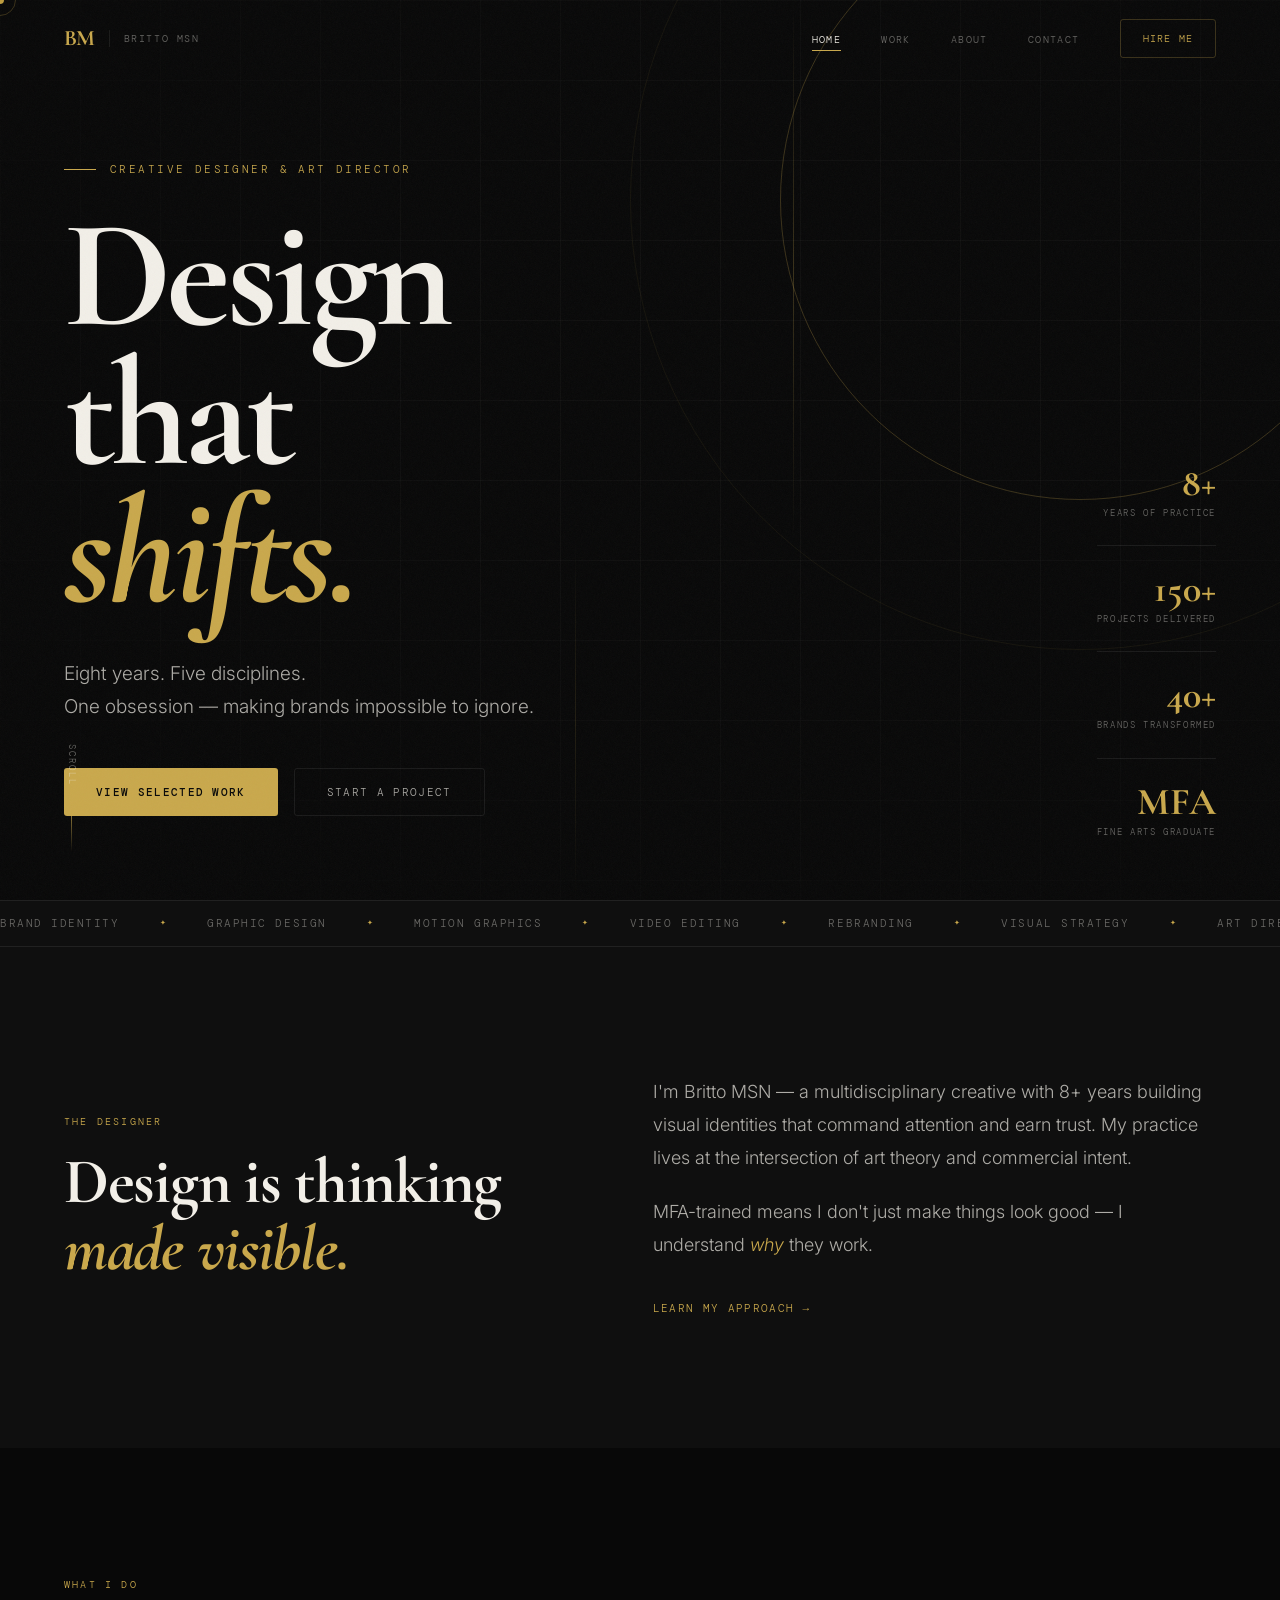
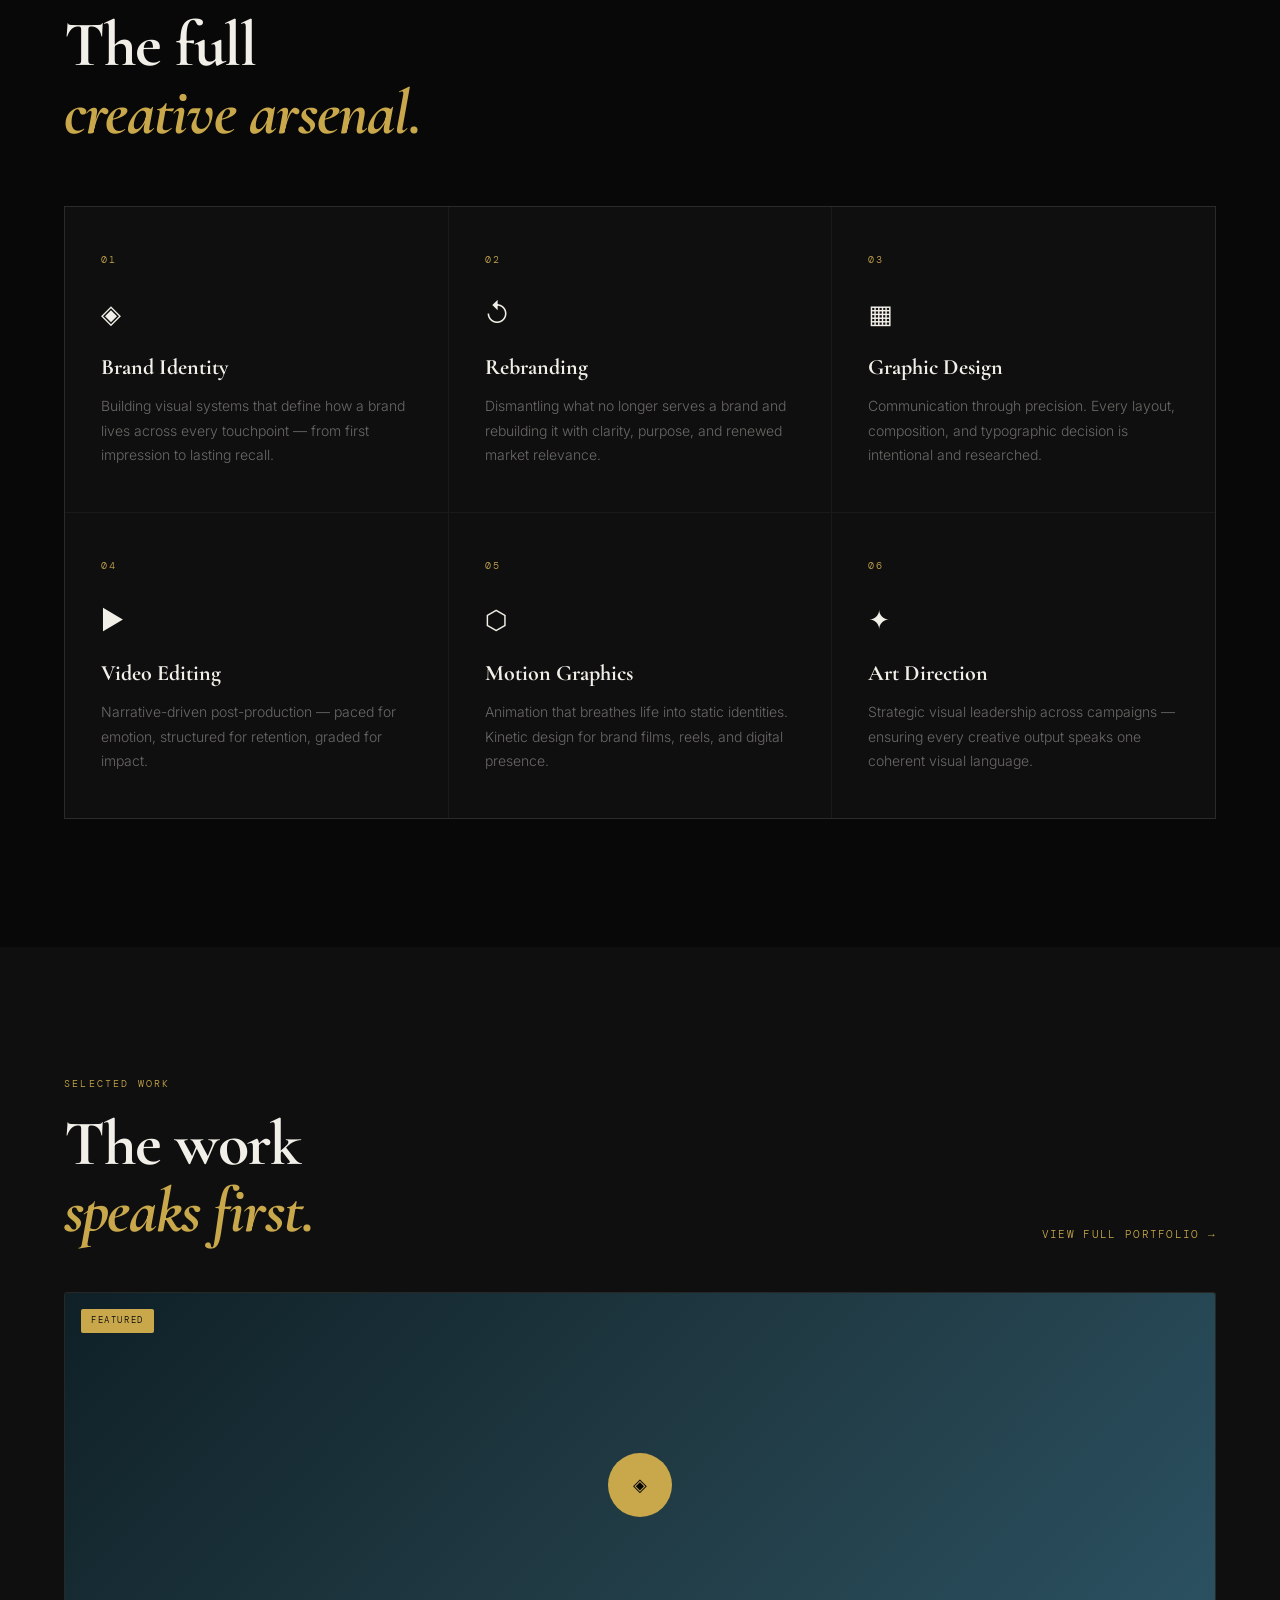
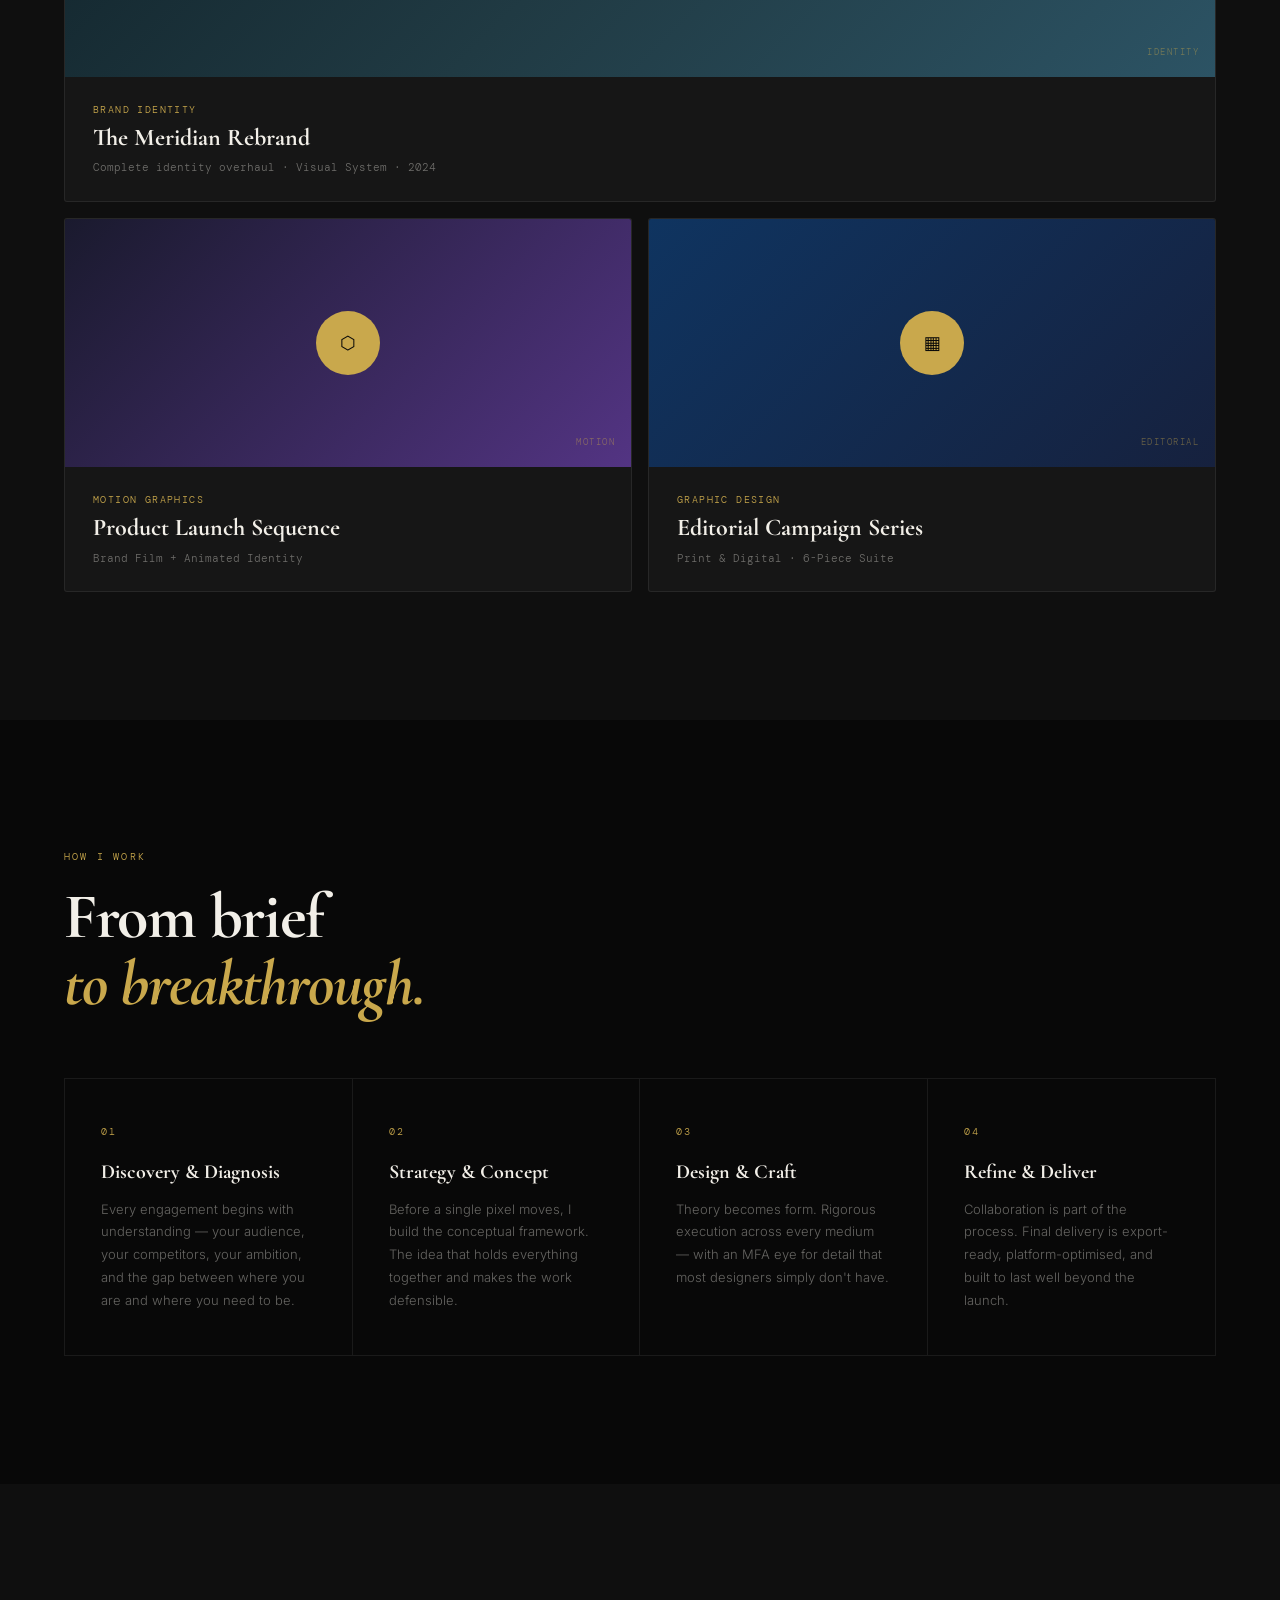
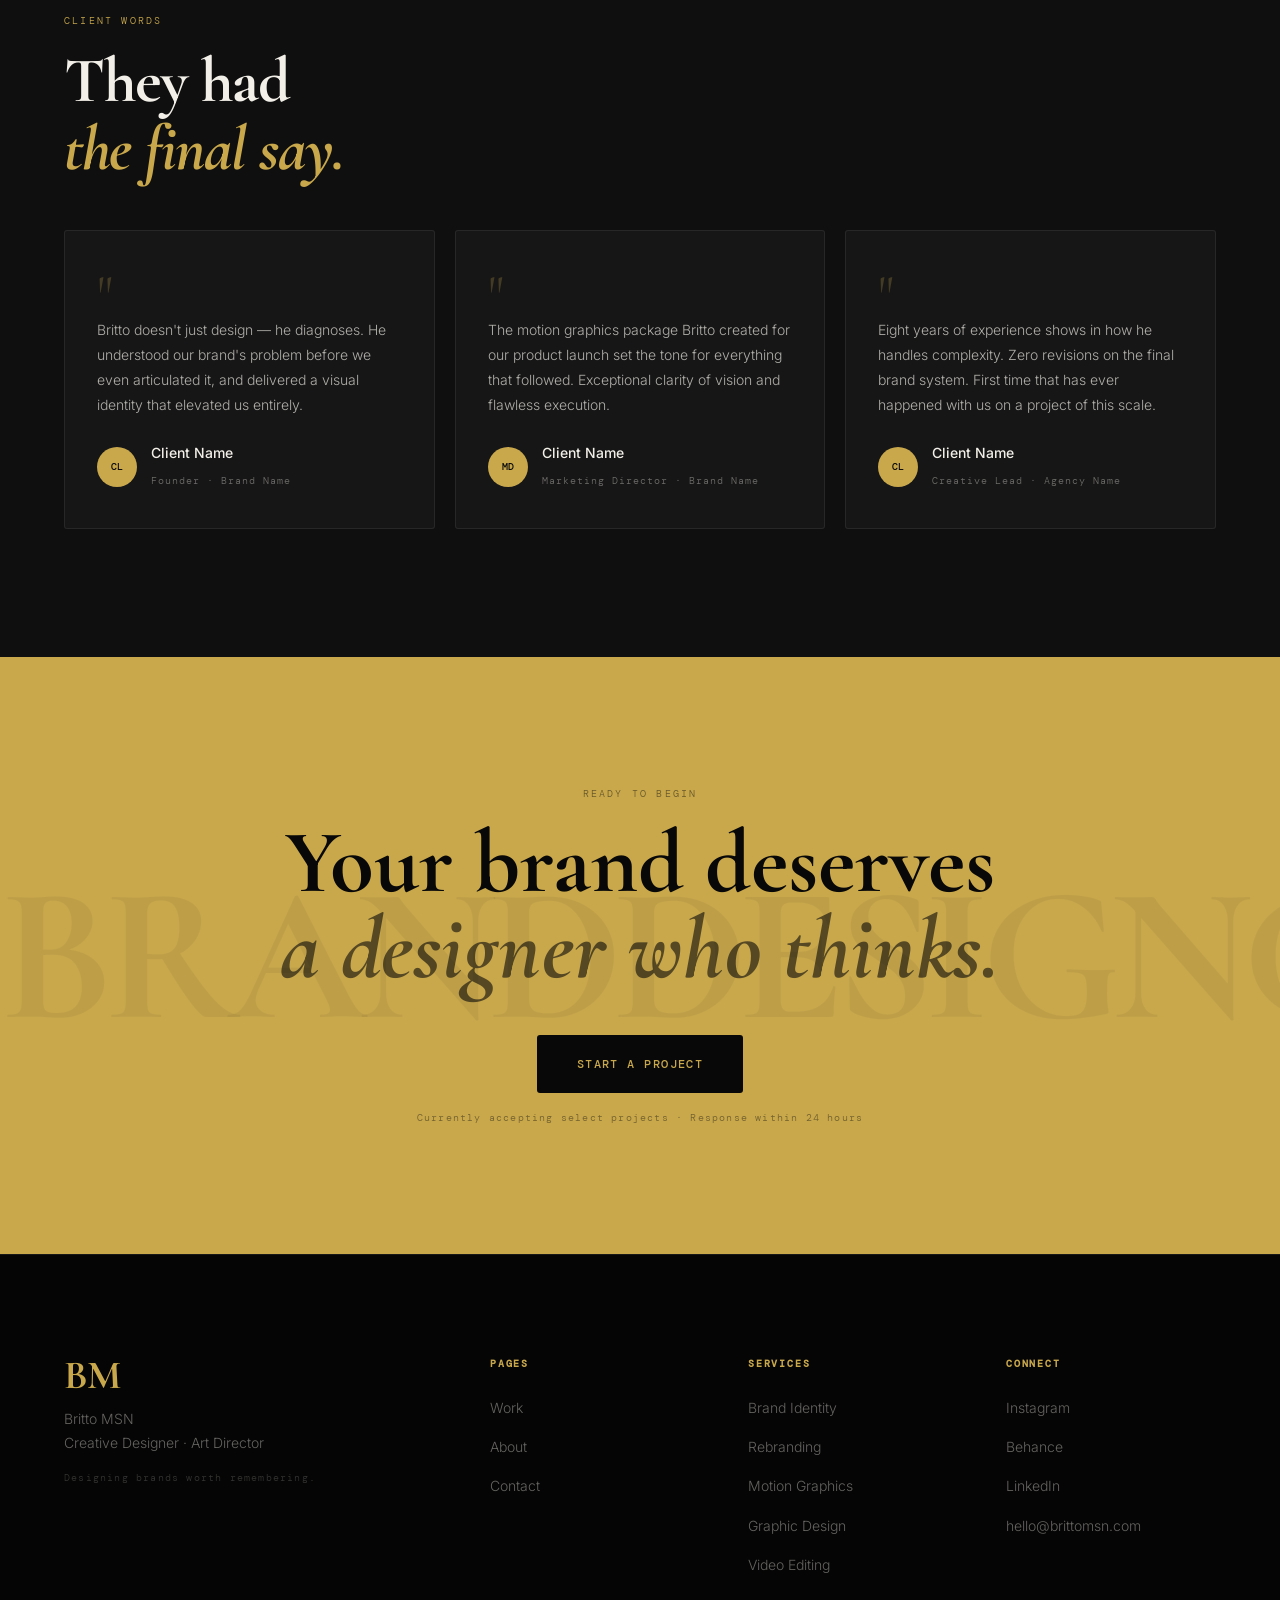
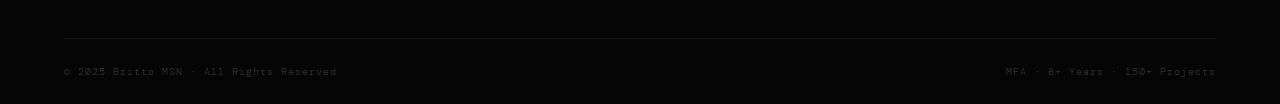
<file: index.html>
<!DOCTYPE html>
<html lang="en">
<head>
<meta charset="UTF-8"/>
<meta name="viewport" content="width=device-width,initial-scale=1.0"/>
<title>Britto MSN — Creative Designer & Art Director</title>
<meta name="description" content="Britto MSN — MFA-trained multidisciplinary creative designer with 8+ years specialising in brand identity, rebranding, graphic design, motion graphics, and video editing."/>
<link rel="preconnect" href="https://fonts.googleapis.com"/>
<link rel="preconnect" href="https://fonts.gstatic.com" crossorigin/>
<link href="https://fonts.googleapis.com/css2?family=Cormorant+Garamond:ital,wght@0,400;0,600;0,700;1,400;1,600;1,700&family=DM+Mono:wght@300;400;500&family=Inter:wght@300;400;500&display=swap" rel="stylesheet"/>
<style>
/* ================================================================
   BRITTO MSN — Design System "The Atelier"
   ================================================================ */
:root{--bg:#080808;--bg-2:#0f0f0f;--bg-3:#161616;--bg-4:#1e1e1e;--gold:#C9A84C;--gold-light:#E2C06A;--gold-dim:rgba(201,168,76,.15);--gold-border:rgba(201,168,76,.25);--white:#F2EFE8;--white-70:rgba(242,239,232,.7);--white-40:rgba(242,239,232,.4);--white-12:rgba(242,239,232,.12);--white-06:rgba(242,239,232,.06);--border:rgba(242,239,232,.08);--serif:'Cormorant Garamond','Playfair Display',Georgia,serif;--mono:'DM Mono','Courier New',monospace;--sans:'Inter',system-ui,sans-serif;--nav-h:76px;--r:3px;--expo:cubic-bezier(.16,1,.3,1);--smooth:cubic-bezier(.76,0,.24,1)}
*,*::before,*::after{box-sizing:border-box;margin:0;padding:0}
html{scroll-behavior:smooth;font-size:16px}
body{background:var(--bg);color:var(--white);font-family:var(--sans);font-weight:300;line-height:1.7;overflow-x:hidden;cursor:none}
a{color:inherit;text-decoration:none}img{max-width:100%;display:block}ul{list-style:none}button{font-family:inherit}
.grain{position:fixed;inset:0;z-index:9000;pointer-events:none;opacity:.04;background-image:url("data:image/svg+xml,%3Csvg viewBox='0 0 512 512' xmlns='http://www.w3.org/2000/svg'%3E%3Cfilter id='n'%3E%3CfeTurbulence type='fractalNoise' baseFrequency='.85' numOctaves='4' stitchTiles='stitch'/%3E%3C/filter%3E%3Crect width='100%25' height='100%25' filter='url(%23n)'/%3E%3C/svg%3E");background-size:200px 200px}
/* CURSOR */
.cursor{width:8px;height:8px;background:var(--gold);border-radius:50%;position:fixed;top:0;left:0;pointer-events:none;z-index:10000;transform:translate(-50%,-50%);transition:width .2s,height .2s;mix-blend-mode:difference}
.cursor-f{width:32px;height:32px;border:1px solid var(--gold-border);border-radius:50%;position:fixed;top:0;left:0;pointer-events:none;z-index:9999;transform:translate(-50%,-50%);transition:width .3s var(--expo),height .3s var(--expo)}
body.c-hover .cursor{width:18px;height:18px}body.c-hover .cursor-f{width:56px;height:56px;border-color:var(--gold)}
/* LAYOUT */
.container{max-width:1320px;margin:0 auto;padding:0 clamp(24px,5vw,64px)}
.section{padding:clamp(80px,10vw,140px) 0}
.label{font-family:var(--mono);font-size:10px;letter-spacing:.22em;text-transform:uppercase;color:var(--gold);display:block;margin-bottom:18px}
/* BUTTONS */
.btn{display:inline-flex;align-items:center;gap:10px;font-family:var(--mono);font-size:11px;letter-spacing:.12em;text-transform:uppercase;border-radius:var(--r);cursor:none;position:relative;overflow:hidden;transition:all .3s var(--expo)}
.btn::after{content:'';position:absolute;inset:0;background:rgba(255,255,255,.07);transform:translateX(-110%) skewX(-10deg);transition:transform .45s var(--expo)}
.btn:hover::after{transform:translateX(110%) skewX(-10deg)}
.btn-primary{background:var(--gold);color:#080808;padding:15px 32px;font-weight:500}.btn-primary:hover{background:var(--gold-light);transform:translateY(-2px);box-shadow:0 10px 40px rgba(201,168,76,.3)}
.btn-ghost{border:1px solid var(--border);color:var(--white-70);padding:14px 32px}.btn-ghost:hover{border-color:var(--gold);color:var(--gold)}
.btn-nav{border:1px solid var(--gold-border);color:var(--gold);padding:10px 22px;font-size:10px}.btn-nav:hover{background:var(--gold);color:#080808}
.btn-text{color:var(--gold);font-family:var(--mono);font-size:11px;letter-spacing:.12em;text-transform:uppercase;padding:0;border-bottom:1px solid transparent}.btn-text:hover{border-color:var(--gold)}.btn-text::after{display:none}
.btn-lg{padding:19px 40px;font-size:12px}
/* NAV */
.nav{position:fixed;inset:0 0 auto;height:var(--nav-h);display:flex;align-items:center;justify-content:space-between;padding:0 clamp(24px,5vw,64px);z-index:500;transition:background .4s,border-color .4s}
.nav.scrolled{background:rgba(8,8,8,.92);backdrop-filter:blur(20px);border-bottom:1px solid var(--border)}
.nav__logo{display:flex;align-items:center;gap:14px}
.nav__logo-mark{font-family:var(--serif);font-size:22px;font-weight:700;color:var(--gold);letter-spacing:-.03em;line-height:1}
.nav__logo-text{font-family:var(--mono);font-size:10px;letter-spacing:.16em;color:var(--white-40);text-transform:uppercase;padding-left:14px;border-left:1px solid var(--border)}
.nav__links{display:flex;align-items:center;gap:40px}
.nav__link{font-family:var(--mono);font-size:10px;letter-spacing:.14em;text-transform:uppercase;color:var(--white-40);transition:color .2s;position:relative}
.nav__link::after{content:'';position:absolute;bottom:-5px;left:0;right:0;height:1px;background:var(--gold);transform:scaleX(0);transform-origin:left;transition:transform .3s var(--expo)}
.nav__link:hover,.nav__link.active{color:var(--white)}.nav__link:hover::after,.nav__link.active::after{transform:scaleX(1)}
.nav__hamburger{display:none;flex-direction:column;gap:5px;background:none;border:none;cursor:none;padding:6px}
.nav__hamburger span{display:block;width:22px;height:1px;background:var(--white);transition:all .3s}
/* HERO */
.hero{min-height:100vh;position:relative;overflow:hidden;display:flex;align-items:center;padding-top:var(--nav-h)}
.hero__geo{position:absolute;inset:0;pointer-events:none;overflow:hidden}
.hero__geo-grid{position:absolute;inset:0;background-image:linear-gradient(var(--border) 1px,transparent 1px),linear-gradient(90deg,var(--border) 1px,transparent 1px);background-size:80px 80px;opacity:.4;mask-image:radial-gradient(ellipse 80% 80% at 60% 40%,black 30%,transparent 100%)}
.hero__geo-circle{position:absolute;border-radius:50%;border:1px solid var(--gold-border)}
.hero__geo-circle:nth-child(2){width:600px;height:600px;right:-100px;top:-100px;animation:rotateSlow 40s linear infinite}
.hero__geo-circle:nth-child(3){width:900px;height:900px;right:-250px;top:-250px;border-color:rgba(201,168,76,.07);animation:rotateSlow 60s linear infinite reverse}
.hero__geo-line{position:absolute;background:linear-gradient(to bottom,transparent,var(--gold-border),transparent);width:1px}
.hero__geo-line:nth-child(4){height:60%;right:38%;top:0}
.hero__geo-line:nth-child(5){height:40%;right:55%;bottom:0;opacity:.5}
@keyframes rotateSlow{to{transform:rotate(360deg)}}
.hero__content{position:relative;z-index:2;max-width:900px;padding:0 clamp(24px,5vw,64px)}
.hero__eyebrow{font-family:var(--mono);font-size:11px;letter-spacing:.22em;text-transform:uppercase;color:var(--gold);margin-bottom:28px;display:flex;align-items:center;gap:14px;opacity:0;transform:translateY(16px);animation:fadeUp .7s var(--expo) .3s forwards}
.hero__eyebrow::before{content:'';display:block;width:32px;height:1px;background:var(--gold)}
.hero__title{font-family:var(--serif);font-size:clamp(80px,12vw,156px);font-weight:700;line-height:.9;letter-spacing:-.03em;margin-bottom:36px;opacity:0;transform:translateY(28px);animation:fadeUp 1s var(--expo) .5s forwards}
.hero__title em{font-style:italic;color:var(--gold)}
.hero__title .outline{-webkit-text-stroke:1.5px rgba(242,239,232,.3);color:transparent}
.hero__sub{font-size:clamp(15px,1.6vw,19px);color:var(--white-70);max-width:480px;line-height:1.75;margin-bottom:44px;opacity:0;transform:translateY(16px);animation:fadeUp .7s var(--expo) .75s forwards}
.hero__cta{display:flex;gap:16px;flex-wrap:wrap;opacity:0;transform:translateY(16px);animation:fadeUp .7s var(--expo) .95s forwards}
.hero__stats{position:absolute;right:clamp(24px,5vw,80px);bottom:60px;display:flex;flex-direction:column;gap:24px;z-index:2;opacity:0;animation:fadeIn .7s var(--expo) 1.3s forwards}
.hero__stat{text-align:right}
.hero__stat-num{display:block;font-family:var(--serif);font-size:clamp(28px,3vw,38px);font-weight:700;color:var(--gold);line-height:1}
.hero__stat-label{font-family:var(--mono);font-size:9px;letter-spacing:.18em;text-transform:uppercase;color:var(--white-40);display:block;margin-top:4px}
.hero__stat-div{height:1px;background:var(--border);width:100%}
.hero__scroll{position:absolute;left:clamp(24px,5vw,64px);bottom:48px;display:flex;flex-direction:column;align-items:center;gap:10px;z-index:2;opacity:0;animation:fadeIn .6s 1.5s forwards}
.hero__scroll span{font-family:var(--mono);font-size:9px;letter-spacing:.22em;text-transform:uppercase;color:var(--white-40);writing-mode:vertical-rl}
.hero__scroll-line{width:1px;height:56px;background:linear-gradient(var(--gold),transparent);animation:scrollPulse 2.2s ease-in-out infinite}
@keyframes fadeUp{to{opacity:1;transform:none}}
@keyframes fadeIn{to{opacity:1}}
@keyframes scrollPulse{0%,100%{opacity:.35}50%{opacity:1}}
/* TICKER */
.ticker{overflow:hidden;border-top:1px solid var(--border);border-bottom:1px solid var(--border);background:var(--bg-2);padding:13px 0}
.ticker__track{display:flex;align-items:center;gap:40px;width:max-content;animation:tick 30s linear infinite;font-family:var(--mono);font-size:11px;letter-spacing:.14em;text-transform:uppercase;color:var(--white-40);white-space:nowrap}
.ticker__dot{color:var(--gold);font-size:7px}
@keyframes tick{from{transform:translateX(0)}to{transform:translateX(-50%)}}
/* REVEAL */
.reveal{opacity:0;transform:translateY(36px);transition:opacity .9s var(--expo),transform .9s var(--expo)}
.reveal.in{opacity:1;transform:none}
/* ABOUT STRIP */
.about-strip{background:var(--bg-2)}
.about-strip__grid{display:grid;grid-template-columns:1fr 1.1fr;gap:clamp(48px,6vw,100px);align-items:center}
/* SERVICES */
.services__grid{display:grid;grid-template-columns:repeat(3,1fr);gap:1px;background:var(--border);border:1px solid var(--border);margin-top:60px}
.svc-card{background:var(--bg-2);padding:44px 36px;position:relative;transition:background .3s}
.svc-card:hover{background:var(--bg-3)}
.svc-card::after{content:'';position:absolute;bottom:0;left:0;height:2px;width:0;background:var(--gold);transition:width .4s var(--expo)}
.svc-card:hover::after{width:100%}
.svc-card__num{font-family:var(--mono);font-size:10px;letter-spacing:.2em;color:var(--gold);margin-bottom:24px;display:block}
.svc-card__icon{font-size:26px;margin-bottom:18px;display:block}
.svc-card__title{font-family:var(--serif);font-size:22px;font-weight:700;color:var(--white);margin-bottom:14px;line-height:1.2}
.svc-card__body{font-size:14px;color:var(--white-40);line-height:1.75}
/* WORK PREVIEW */
.work-grid{display:grid;grid-template-columns:repeat(2,1fr);gap:16px;margin-top:48px}
.wcard{background:var(--bg-3);border:1px solid var(--border);border-radius:var(--r);overflow:hidden;transition:transform .4s var(--expo),border-color .3s}
.wcard:hover{transform:translateY(-6px);border-color:var(--gold-border)}
.wcard--lg{grid-column:span 2}
.wcard__thumb{aspect-ratio:16/7;display:flex;align-items:center;justify-content:center;position:relative;overflow:hidden;transition:transform .6s var(--expo)}
.wcard--lg .wcard__thumb{aspect-ratio:21/7}
.wcard:hover .wcard__thumb{transform:scale(1.03)}
.wcard__play{width:64px;height:64px;border-radius:50%;background:var(--gold);color:#080808;display:flex;align-items:center;justify-content:center;font-size:18px;transition:transform .3s;z-index:2;flex-shrink:0}
.wcard:hover .wcard__play{transform:scale(1.12)}
.wcard__badge{position:absolute;top:16px;left:16px;font-family:var(--mono);font-size:9px;letter-spacing:.18em;text-transform:uppercase;background:var(--gold);color:#080808;padding:4px 10px;border-radius:2px;z-index:3}
.wcard__label{position:absolute;bottom:16px;right:16px;font-family:var(--mono);font-size:9px;letter-spacing:.16em;color:rgba(201,168,76,.45);z-index:2}
.wcard__body{padding:24px 28px}
.wcard__cat{font-family:var(--mono);font-size:10px;letter-spacing:.14em;text-transform:uppercase;color:var(--gold);display:block;margin-bottom:6px}
.wcard__title{font-family:var(--serif);font-size:clamp(18px,2vw,24px);font-weight:700;color:var(--white);margin-bottom:6px;line-height:1.2}
.wcard__sub{font-family:var(--mono);font-size:11px;color:var(--white-40)}
/* PROCESS */
.process__steps{display:grid;grid-template-columns:repeat(4,1fr);gap:0;border:1px solid var(--border);margin-top:60px}
.proc-step{padding:44px 36px;border-right:1px solid var(--border);position:relative}
.proc-step:last-child{border-right:none}
.proc-step__num{font-family:var(--mono);font-size:10px;letter-spacing:.2em;color:var(--gold);display:block;margin-bottom:20px}
.proc-step__title{font-family:var(--serif);font-size:20px;font-weight:700;color:var(--white);margin-bottom:14px;line-height:1.2}
.proc-step__body{font-size:13px;color:var(--white-40);line-height:1.75}
/* TESTIMONIALS */
.testi-grid{display:grid;grid-template-columns:repeat(3,1fr);gap:20px;margin-top:48px}
.testi-card{background:var(--bg-3);border:1px solid var(--border);padding:36px 32px;border-radius:var(--r);transition:border-color .3s,transform .3s var(--expo)}
.testi-card:hover{border-color:var(--gold-border);transform:translateY(-4px)}
.testi-card__mark{font-family:var(--serif);font-size:56px;line-height:1;color:var(--gold);opacity:.25;margin-bottom:-6px;display:block}
.testi-card__text{font-size:14px;color:var(--white-70);line-height:1.8;margin-bottom:24px}
.testi-card__author{display:flex;align-items:center;gap:14px}
.testi-card__av{width:40px;height:40px;border-radius:50%;background:var(--gold);color:#080808;display:flex;align-items:center;justify-content:center;font-family:var(--mono);font-size:10px;font-weight:500;flex-shrink:0}
.testi-card__name{display:block;font-size:14px;color:var(--white);font-weight:500}
.testi-card__role{font-family:var(--mono);font-size:10px;color:var(--white-40);letter-spacing:.1em}
/* CTA BAND */
.cta-band{background:var(--gold);padding:clamp(80px,10vw,130px) 0;position:relative;overflow:hidden;text-align:center}
.cta-band__inner{position:relative;z-index:2}
.cta-band .label{color:rgba(8,8,8,.5)}
.cta-band__title{font-family:var(--serif);font-size:clamp(44px,7vw,90px);font-weight:700;line-height:.95;color:#080808;margin-bottom:44px}
.cta-band__title em{font-style:italic;color:rgba(8,8,8,.6)}
.cta-band .btn-primary{background:#080808;color:var(--gold)}.cta-band .btn-primary:hover{background:#111}
.cta-band__note{display:block;margin-top:16px;font-family:var(--mono);font-size:10px;letter-spacing:.12em;color:rgba(8,8,8,.45)}
.cta-band__deco{position:absolute;inset:0;display:flex;align-items:center;justify-content:space-evenly;font-family:var(--serif);font-size:clamp(100px,15vw,200px);font-weight:700;color:rgba(8,8,8,.05);letter-spacing:-.05em;pointer-events:none}
/* FOOTER */
.footer{background:#050505;border-top:1px solid var(--border);padding:clamp(64px,8vw,100px) 0 0}
.footer__grid{display:grid;grid-template-columns:1.8fr 1fr 1fr 1fr;gap:48px;padding-bottom:60px}
.footer__logo{font-family:var(--serif);font-size:40px;font-weight:700;color:var(--gold);letter-spacing:-.03em;line-height:1;margin-bottom:12px}
.footer__brand-sub{font-size:14px;color:var(--white-40);line-height:1.7}
.footer__tagline{font-family:var(--mono);font-size:10px;letter-spacing:.12em;color:rgba(242,239,232,.2);margin-top:14px}
.footer__col h4{font-family:var(--mono);font-size:10px;letter-spacing:.18em;text-transform:uppercase;color:var(--gold);margin-bottom:22px}
.footer__col ul{display:flex;flex-direction:column;gap:12px}
.footer__col a{font-size:14px;color:var(--white-40);transition:color .2s}.footer__col a:hover{color:var(--white)}
.footer__bottom{border-top:1px solid var(--border);padding:24px 0;display:flex;justify-content:space-between;align-items:center;flex-wrap:wrap;gap:12px;font-family:var(--mono);font-size:10px;letter-spacing:.1em;color:rgba(242,239,232,.2)}
/* RESPONSIVE */
@media(max-width:1024px){.services__grid{grid-template-columns:repeat(2,1fr)}.process__steps{grid-template-columns:repeat(2,1fr)}.proc-step:nth-child(2){border-right:none}.proc-step:nth-child(3){border-right:1px solid var(--border);border-top:1px solid var(--border)}.proc-step:nth-child(4){border-right:none;border-top:1px solid var(--border)}}
@media(max-width:768px){.nav__links{display:none;flex-direction:column;gap:28px;position:fixed;inset:0;background:rgba(5,5,5,.97);backdrop-filter:blur(20px);align-items:center;justify-content:center;z-index:450}.nav__links.open{display:flex}.nav__hamburger{display:flex;z-index:460}.about-strip__grid{grid-template-columns:1fr}.work-grid{grid-template-columns:1fr}.wcard--lg{grid-column:span 1}.wcard--lg .wcard__thumb{aspect-ratio:16/7}.testi-grid{grid-template-columns:1fr}.hero__stats{display:none}.hero__scroll{display:none}.services__grid{grid-template-columns:1fr}.process__steps{grid-template-columns:1fr}.proc-step{border-right:none;border-top:1px solid var(--border)}.proc-step:first-child{border-top:none}.footer__grid{grid-template-columns:1fr 1fr}}
@media(max-width:500px){.footer__grid{grid-template-columns:1fr}.cta-band__deco{display:none}}
</style>
</head>
<body>

<div class="grain"></div>
<div class="cursor" id="cur"></div>
<div class="cursor-f" id="curf"></div>

<!-- NAV -->
<nav class="nav" id="nav">
  <a href="index.html" class="nav__logo">
    <span class="nav__logo-mark">BM</span>
    <span class="nav__logo-text">Britto MSN</span>
  </a>
  <button class="nav__hamburger" id="ham" aria-label="Menu"><span></span><span></span></button>
  <ul class="nav__links" id="nl">
    <li><a href="index.html"   class="nav__link active">Home</a></li>
    <li><a href="work.html"    class="nav__link">Work</a></li>
    <li><a href="about.html"   class="nav__link">About</a></li>
    <li><a href="contact.html" class="nav__link">Contact</a></li>
    <li><a href="contact.html" class="btn btn-nav">Hire Me</a></li>
  </ul>
</nav>

<!-- HERO -->
<section class="hero">
  <div class="hero__geo">
    <div class="hero__geo-grid"></div>
    <div class="hero__geo-circle"></div>
    <div class="hero__geo-circle"></div>
    <div class="hero__geo-line"></div>
    <div class="hero__geo-line"></div>
  </div>

  <div class="hero__content">
    <p class="hero__eyebrow">Creative Designer &amp; Art Director</p>
    <h1 class="hero__title">
      Design<br>
      that<br>
      <em>shifts.</em>
    </h1>
    <p class="hero__sub">Eight years. Five disciplines.<br>One obsession — making brands impossible to ignore.</p>
    <div class="hero__cta">
      <a href="work.html"    class="btn btn-primary">View Selected Work</a>
      <a href="contact.html" class="btn btn-ghost">Start a Project</a>
    </div>
  </div>

  <div class="hero__stats">
    <div class="hero__stat">
      <span class="hero__stat-num"><span data-count="8">0</span>+</span>
      <span class="hero__stat-label">Years of Practice</span>
    </div>
    <div class="hero__stat-div"></div>
    <div class="hero__stat">
      <span class="hero__stat-num"><span data-count="150">0</span>+</span>
      <span class="hero__stat-label">Projects Delivered</span>
    </div>
    <div class="hero__stat-div"></div>
    <div class="hero__stat">
      <span class="hero__stat-num"><span data-count="40">0</span>+</span>
      <span class="hero__stat-label">Brands Transformed</span>
    </div>
    <div class="hero__stat-div"></div>
    <div class="hero__stat">
      <span class="hero__stat-num">MFA</span>
      <span class="hero__stat-label">Fine Arts Graduate</span>
    </div>
  </div>

  <div class="hero__scroll">
    <span>Scroll</span>
    <div class="hero__scroll-line"></div>
  </div>
</section>

<!-- TICKER -->
<div class="ticker" aria-hidden="true">
  <div class="ticker__track">
    <span>Brand Identity</span><span class="ticker__dot">✦</span>
    <span>Graphic Design</span><span class="ticker__dot">✦</span>
    <span>Motion Graphics</span><span class="ticker__dot">✦</span>
    <span>Video Editing</span><span class="ticker__dot">✦</span>
    <span>Rebranding</span><span class="ticker__dot">✦</span>
    <span>Visual Strategy</span><span class="ticker__dot">✦</span>
    <span>Art Direction</span><span class="ticker__dot">✦</span>
    <span>Typography</span><span class="ticker__dot">✦</span>
    <span>Brand Identity</span><span class="ticker__dot">✦</span>
    <span>Graphic Design</span><span class="ticker__dot">✦</span>
    <span>Motion Graphics</span><span class="ticker__dot">✦</span>
    <span>Video Editing</span><span class="ticker__dot">✦</span>
    <span>Rebranding</span><span class="ticker__dot">✦</span>
    <span>Visual Strategy</span><span class="ticker__dot">✦</span>
    <span>Art Direction</span><span class="ticker__dot">✦</span>
    <span>Typography</span><span class="ticker__dot">✦</span>
  </div>
</div>

<!-- ABOUT STRIP -->
<section class="about-strip section">
  <div class="container">
    <div class="about-strip__grid">
      <div>
        <span class="label">The Designer</span>
        <h2 class="reveal" style="font-family:var(--serif);font-size:clamp(36px,5vw,64px);font-weight:700;line-height:1.05;letter-spacing:-.02em;margin-bottom:0">
          Design is thinking<br><em style="color:var(--gold);font-style:italic">made visible.</em>
        </h2>
      </div>
      <div class="reveal" style="transition-delay:.15s">
        <p style="font-size:clamp(15px,1.5vw,18px);color:var(--white-70);line-height:1.85;margin-bottom:20px">
          I'm Britto MSN — a multidisciplinary creative with 8+ years building visual identities that command attention and earn trust. My practice lives at the intersection of art theory and commercial intent.
        </p>
        <p style="font-size:clamp(15px,1.5vw,18px);color:var(--white-70);line-height:1.85;margin-bottom:32px">
          MFA-trained means I don't just make things look good — I understand <em style="color:var(--gold)">why</em> they work.
        </p>
        <a href="about.html" class="btn-text">Learn my approach →</a>
      </div>
    </div>
  </div>
</section>

<!-- SERVICES -->
<section class="section" style="background:var(--bg)">
  <div class="container">
    <span class="label reveal">What I Do</span>
    <h2 class="reveal" style="font-family:var(--serif);font-size:clamp(36px,5vw,64px);font-weight:700;line-height:1.05;letter-spacing:-.02em" data-delay="100">The full<br><em style="color:var(--gold);font-style:italic">creative arsenal.</em></h2>
    <div class="services__grid">

      <div class="svc-card reveal" data-delay="0">
        <span class="svc-card__num">01</span>
        <span class="svc-card__icon">◈</span>
        <h3 class="svc-card__title">Brand Identity</h3>
        <p class="svc-card__body">Building visual systems that define how a brand lives across every touchpoint — from first impression to lasting recall.</p>
      </div>
      <div class="svc-card reveal" data-delay="80">
        <span class="svc-card__num">02</span>
        <span class="svc-card__icon">↺</span>
        <h3 class="svc-card__title">Rebranding</h3>
        <p class="svc-card__body">Dismantling what no longer serves a brand and rebuilding it with clarity, purpose, and renewed market relevance.</p>
      </div>
      <div class="svc-card reveal" data-delay="160">
        <span class="svc-card__num">03</span>
        <span class="svc-card__icon">▦</span>
        <h3 class="svc-card__title">Graphic Design</h3>
        <p class="svc-card__body">Communication through precision. Every layout, composition, and typographic decision is intentional and researched.</p>
      </div>
      <div class="svc-card reveal" data-delay="0">
        <span class="svc-card__num">04</span>
        <span class="svc-card__icon">▶</span>
        <h3 class="svc-card__title">Video Editing</h3>
        <p class="svc-card__body">Narrative-driven post-production — paced for emotion, structured for retention, graded for impact.</p>
      </div>
      <div class="svc-card reveal" data-delay="80">
        <span class="svc-card__num">05</span>
        <span class="svc-card__icon">⬡</span>
        <h3 class="svc-card__title">Motion Graphics</h3>
        <p class="svc-card__body">Animation that breathes life into static identities. Kinetic design for brand films, reels, and digital presence.</p>
      </div>
      <div class="svc-card reveal" data-delay="160">
        <span class="svc-card__num">06</span>
        <span class="svc-card__icon">✦</span>
        <h3 class="svc-card__title">Art Direction</h3>
        <p class="svc-card__body">Strategic visual leadership across campaigns — ensuring every creative output speaks one coherent visual language.</p>
      </div>

    </div>
  </div>
</section>

<!-- WORK PREVIEW -->
<section class="section" style="background:var(--bg-2)">
  <div class="container">
    <div style="display:flex;align-items:flex-end;justify-content:space-between;flex-wrap:wrap;gap:20px;margin-bottom:0">
      <div>
        <span class="label reveal">Selected Work</span>
        <h2 class="reveal" style="font-family:var(--serif);font-size:clamp(36px,5vw,64px);font-weight:700;line-height:1.05;letter-spacing:-.02em" data-delay="100">The work<br><em style="color:var(--gold);font-style:italic">speaks first.</em></h2>
      </div>
      <a href="work.html" class="btn-text reveal" data-delay="200">View full portfolio →</a>
    </div>
    <div class="work-grid">

      <div class="wcard wcard--lg reveal" data-delay="0">
        <div class="wcard__thumb" style="background:linear-gradient(135deg,#0f2027,#203a43,#2c5364)">
          <div class="wcard__play">◈</div>
          <span class="wcard__badge">FEATURED</span>
          <span class="wcard__label">IDENTITY</span>
        </div>
        <div class="wcard__body">
          <span class="wcard__cat">Brand Identity</span>
          <h3 class="wcard__title">The Meridian Rebrand</h3>
          <p class="wcard__sub">Complete identity overhaul · Visual System · 2024</p>
        </div>
      </div>

      <div class="wcard reveal" data-delay="100">
        <div class="wcard__thumb" style="background:linear-gradient(135deg,#1a1a2e,#533483)">
          <div class="wcard__play">⬡</div>
          <span class="wcard__label">MOTION</span>
        </div>
        <div class="wcard__body">
          <span class="wcard__cat">Motion Graphics</span>
          <h3 class="wcard__title">Product Launch Sequence</h3>
          <p class="wcard__sub">Brand Film + Animated Identity</p>
        </div>
      </div>

      <div class="wcard reveal" data-delay="200">
        <div class="wcard__thumb" style="background:linear-gradient(135deg,#0f3460,#16213e)">
          <div class="wcard__play">▦</div>
          <span class="wcard__label">EDITORIAL</span>
        </div>
        <div class="wcard__body">
          <span class="wcard__cat">Graphic Design</span>
          <h3 class="wcard__title">Editorial Campaign Series</h3>
          <p class="wcard__sub">Print &amp; Digital · 6-Piece Suite</p>
        </div>
      </div>

    </div>
  </div>
</section>

<!-- PROCESS -->
<section class="section" style="background:var(--bg)">
  <div class="container">
    <span class="label reveal">How I Work</span>
    <h2 class="reveal" style="font-family:var(--serif);font-size:clamp(36px,5vw,64px);font-weight:700;line-height:1.05;letter-spacing:-.02em" data-delay="100">From brief<br><em style="color:var(--gold);font-style:italic">to breakthrough.</em></h2>
    <div class="process__steps">
      <div class="proc-step reveal" data-delay="0">
        <span class="proc-step__num">01</span>
        <h3 class="proc-step__title">Discovery &amp; Diagnosis</h3>
        <p class="proc-step__body">Every engagement begins with understanding — your audience, your competitors, your ambition, and the gap between where you are and where you need to be.</p>
      </div>
      <div class="proc-step reveal" data-delay="100">
        <span class="proc-step__num">02</span>
        <h3 class="proc-step__title">Strategy &amp; Concept</h3>
        <p class="proc-step__body">Before a single pixel moves, I build the conceptual framework. The idea that holds everything together and makes the work defensible.</p>
      </div>
      <div class="proc-step reveal" data-delay="200">
        <span class="proc-step__num">03</span>
        <h3 class="proc-step__title">Design &amp; Craft</h3>
        <p class="proc-step__body">Theory becomes form. Rigorous execution across every medium — with an MFA eye for detail that most designers simply don't have.</p>
      </div>
      <div class="proc-step reveal" data-delay="300">
        <span class="proc-step__num">04</span>
        <h3 class="proc-step__title">Refine &amp; Deliver</h3>
        <p class="proc-step__body">Collaboration is part of the process. Final delivery is export-ready, platform-optimised, and built to last well beyond the launch.</p>
      </div>
    </div>
  </div>
</section>

<!-- TESTIMONIALS -->
<section class="section" style="background:var(--bg-2)">
  <div class="container">
    <span class="label reveal">Client Words</span>
    <h2 class="reveal" style="font-family:var(--serif);font-size:clamp(36px,5vw,64px);font-weight:700;line-height:1.05;letter-spacing:-.02em;margin-bottom:0" data-delay="100">They had<br><em style="color:var(--gold);font-style:italic">the final say.</em></h2>
    <div class="testi-grid">
      <div class="testi-card reveal" data-delay="0">
        <span class="testi-card__mark">"</span>
        <p class="testi-card__text">Britto doesn't just design — he diagnoses. He understood our brand's problem before we even articulated it, and delivered a visual identity that elevated us entirely.</p>
        <div class="testi-card__author">
          <div class="testi-card__av">CL</div>
          <div>
            <span class="testi-card__name">Client Name</span>
            <span class="testi-card__role">Founder · Brand Name</span>
          </div>
        </div>
      </div>
      <div class="testi-card reveal" data-delay="120">
        <span class="testi-card__mark">"</span>
        <p class="testi-card__text">The motion graphics package Britto created for our product launch set the tone for everything that followed. Exceptional clarity of vision and flawless execution.</p>
        <div class="testi-card__author">
          <div class="testi-card__av">MD</div>
          <div>
            <span class="testi-card__name">Client Name</span>
            <span class="testi-card__role">Marketing Director · Brand Name</span>
          </div>
        </div>
      </div>
      <div class="testi-card reveal" data-delay="240">
        <span class="testi-card__mark">"</span>
        <p class="testi-card__text">Eight years of experience shows in how he handles complexity. Zero revisions on the final brand system. First time that has ever happened with us on a project of this scale.</p>
        <div class="testi-card__author">
          <div class="testi-card__av">CL</div>
          <div>
            <span class="testi-card__name">Client Name</span>
            <span class="testi-card__role">Creative Lead · Agency Name</span>
          </div>
        </div>
      </div>
    </div>
  </div>
</section>

<!-- CTA BAND -->
<section class="cta-band">
  <div class="cta-band__inner">
    <span class="label" style="color:rgba(8,8,8,.5)">Ready to Begin</span>
    <h2 class="cta-band__title">Your brand deserves<br><em>a designer who thinks.</em></h2>
    <a href="contact.html" class="btn btn-primary btn-lg">Start a Project</a>
    <span class="cta-band__note">Currently accepting select projects · Response within 24 hours</span>
  </div>
  <div class="cta-band__deco" aria-hidden="true">
    <span>BRAND</span><span>DESIGN</span><span>CRAFT</span>
  </div>
</section>

<!-- FOOTER -->
<footer class="footer">
  <div class="container">
    <div class="footer__grid">
      <div>
        <div class="footer__logo">BM</div>
        <p class="footer__brand-sub">Britto MSN<br>Creative Designer · Art Director</p>
        <p class="footer__tagline">Designing brands worth remembering.</p>
      </div>
      <div class="footer__col">
        <h4>Pages</h4>
        <ul>
          <li><a href="work.html">Work</a></li>
          <li><a href="about.html">About</a></li>
          <li><a href="contact.html">Contact</a></li>
        </ul>
      </div>
      <div class="footer__col">
        <h4>Services</h4>
        <ul>
          <li><a href="work.html">Brand Identity</a></li>
          <li><a href="work.html">Rebranding</a></li>
          <li><a href="work.html">Motion Graphics</a></li>
          <li><a href="work.html">Graphic Design</a></li>
          <li><a href="work.html">Video Editing</a></li>
        </ul>
      </div>
      <div class="footer__col">
        <h4>Connect</h4>
        <ul>
          <li><a href="#" target="_blank">Instagram</a></li>
          <li><a href="#" target="_blank">Behance</a></li>
          <li><a href="#" target="_blank">LinkedIn</a></li>
          <li><a href="mailto:hello@brittomsn.com">hello@brittomsn.com</a></li>
        </ul>
      </div>
    </div>
    <div class="footer__bottom">
      <span>© 2025 Britto MSN · All Rights Reserved</span>
      <span>MFA · 8+ Years · 150+ Projects</span>
    </div>
  </div>
</footer>

<script>
(function(){
  const cur=document.getElementById('cur'),curf=document.getElementById('curf');
  if(cur&&curf){
    let mx=0,my=0,fx=0,fy=0;
    document.addEventListener('mousemove',e=>{mx=e.clientX;my=e.clientY;cur.style.cssText=`left:${mx}px;top:${my}px`});
    (function loop(){fx+=(mx-fx)*.1;fy+=(my-fy)*.1;curf.style.cssText=`left:${fx}px;top:${fy}px`;requestAnimationFrame(loop)})();
    document.querySelectorAll('a,button,.wcard,.svc-card,.testi-card').forEach(el=>{
      el.addEventListener('mouseenter',()=>document.body.classList.add('c-hover'));
      el.addEventListener('mouseleave',()=>document.body.classList.remove('c-hover'));
    });
  }
  const nav=document.getElementById('nav');
  if(nav) window.addEventListener('scroll',()=>nav.classList.toggle('scrolled',scrollY>30),{passive:true});
  const ham=document.getElementById('ham'),nl=document.getElementById('nl');
  if(ham&&nl){
    ham.addEventListener('click',()=>{
      const o=nl.classList.toggle('open');
      const b=ham.querySelectorAll('span');
      b[0].style.transform=o?'rotate(45deg) translate(4px,4px)':'';
      b[1].style.transform=o?'rotate(-45deg) translate(4px,-4px)':'';
    });
    nl.querySelectorAll('a').forEach(a=>a.addEventListener('click',()=>{
      nl.classList.remove('open');
      ham.querySelectorAll('span').forEach(s=>s.style.transform='');
    }));
  }
  const io=new IntersectionObserver(entries=>{
    entries.forEach(e=>{
      if(!e.isIntersecting)return;
      const el=e.target,d=+(el.dataset.delay||0);
      setTimeout(()=>el.classList.add('in'),d);
      io.unobserve(el);
    });
  },{threshold:.1,rootMargin:'0px 0px -40px 0px'});
  document.querySelectorAll('.reveal').forEach(el=>io.observe(el));
  const cio=new IntersectionObserver(entries=>{
    entries.forEach(e=>{
      if(!e.isIntersecting)return;
      const el=e.target,target=+el.dataset.count,dur=1800,start=performance.now();
      (function tick(now){
        const t=Math.min((now-start)/dur,1);
        el.textContent=Math.floor((1-Math.pow(1-t,3))*target);
        if(t<1)requestAnimationFrame(tick);else el.textContent=target;
      })(start);
      cio.unobserve(el);
    });
  },{threshold:.6});
  document.querySelectorAll('[data-count]').forEach(el=>cio.observe(el));
})();
</script>
</body>
</html>
</file>
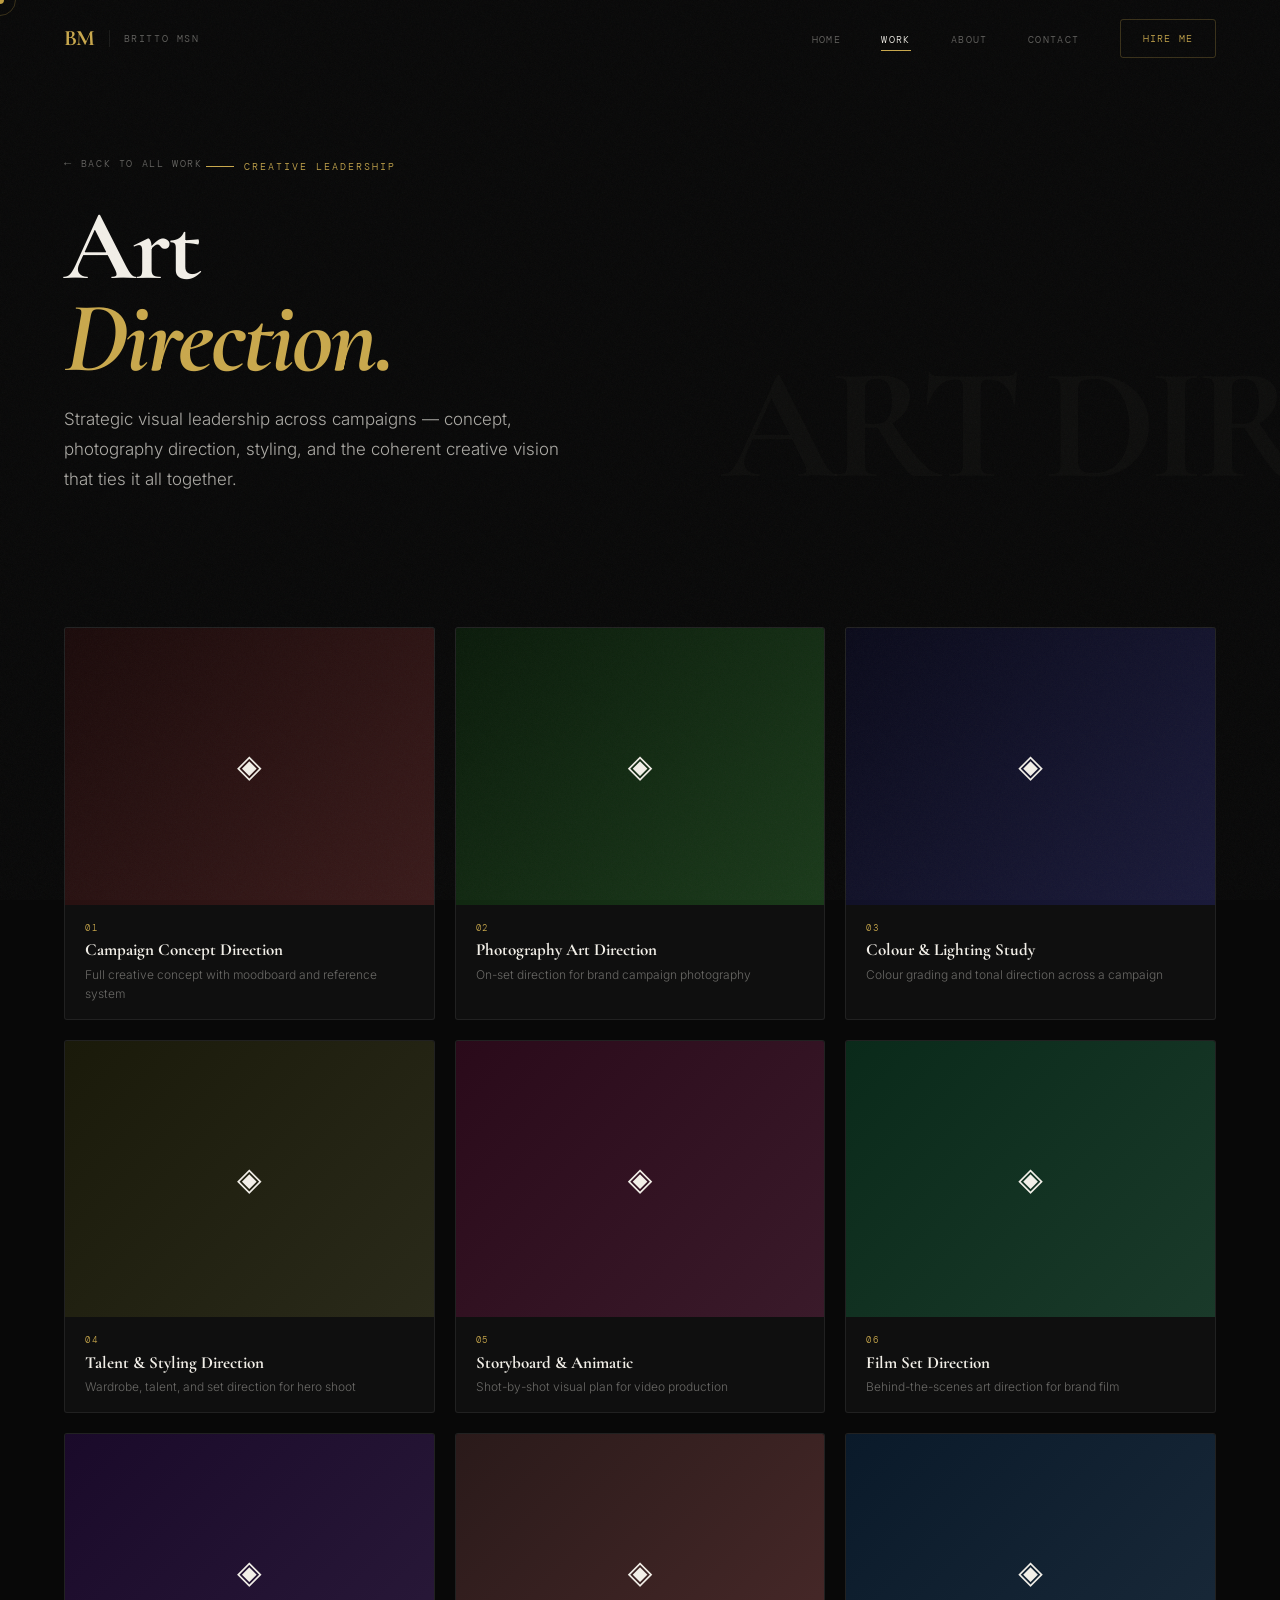
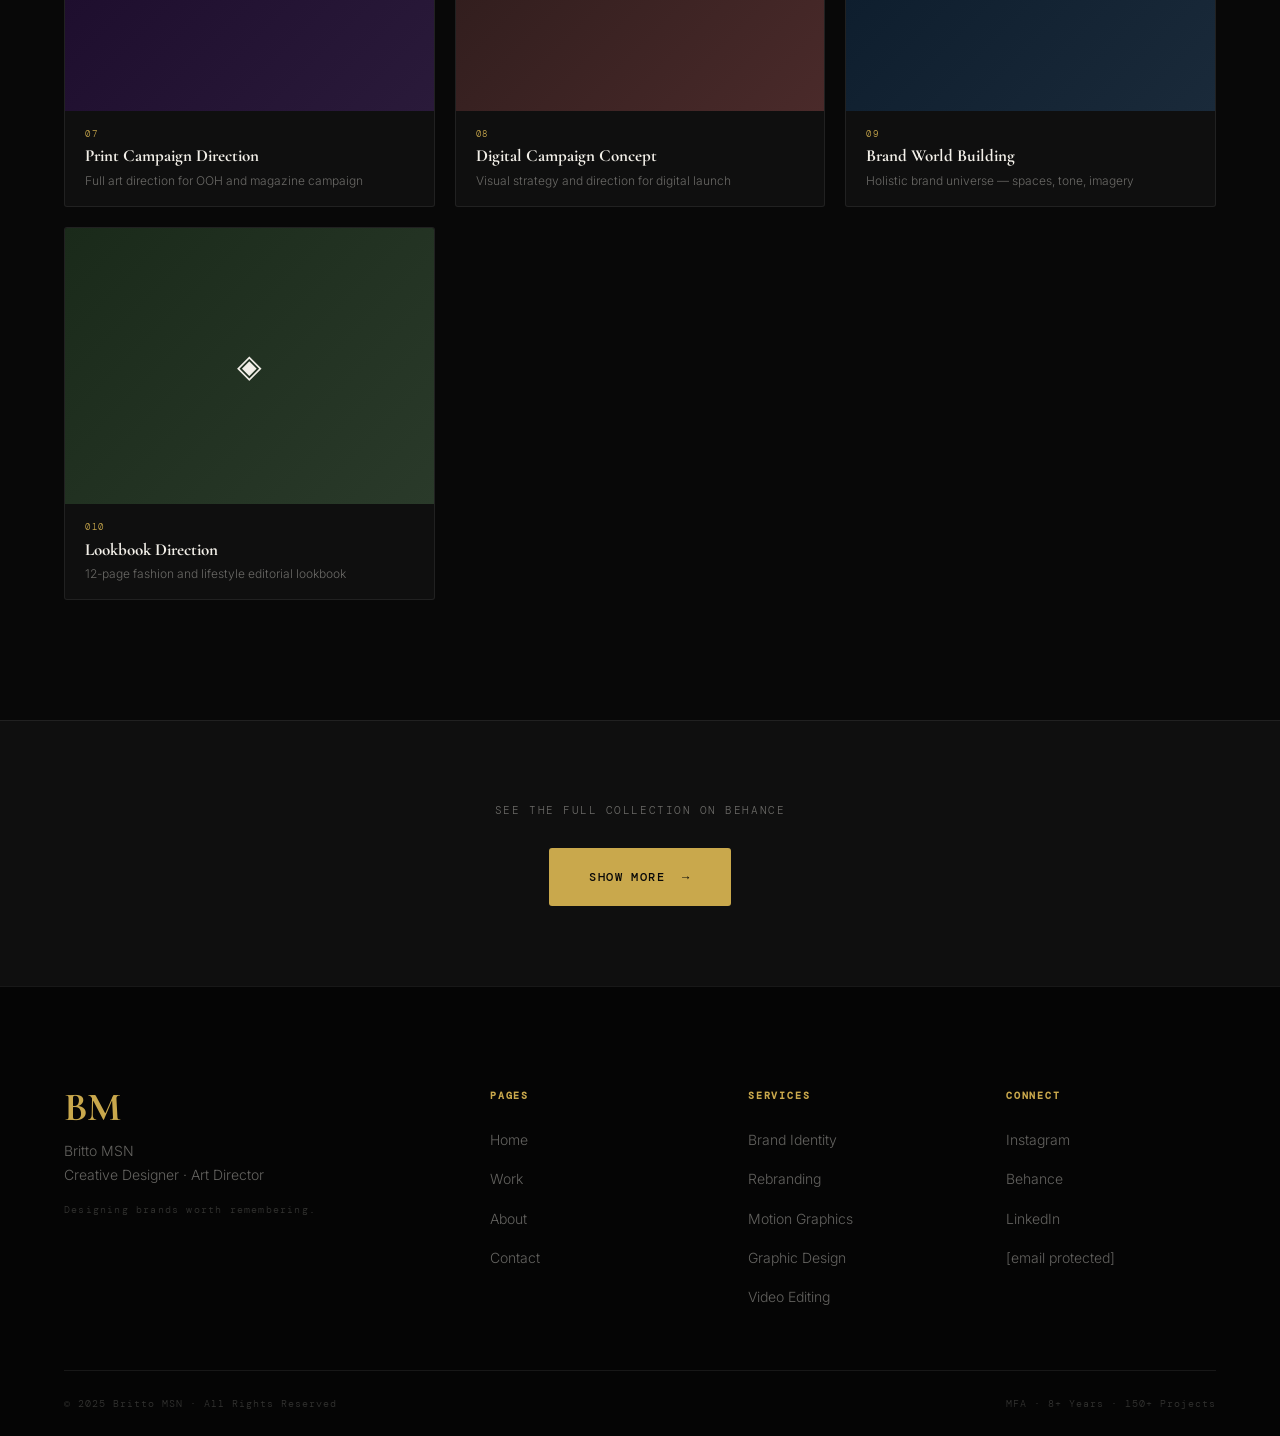
<file: art-direction.html>
<!DOCTYPE html>
<html lang="en">
<head>
<meta charset="UTF-8"/><meta name="viewport" content="width=device-width,initial-scale=1.0"/>
<title>Art Direction — Britto MSN | Creative Designer</title>
<meta name="description" content="Strategic visual leadership across campaigns — concept, photography direction, styling, and the coherent creative vision that ties it all together."/>
<link rel="preconnect" href="https://fonts.googleapis.com"/><link rel="preconnect" href="https://fonts.gstatic.com" crossorigin/>
<link href="https://fonts.googleapis.com/css2?family=Cormorant+Garamond:ital,wght@0,400;0,600;0,700;1,400;1,600;1,700&family=DM+Mono:wght@300;400;500&family=Inter:wght@300;400;500&display=swap" rel="stylesheet"/>
<style>
:root{--bg:#080808;--bg-2:#0f0f0f;--bg-3:#161616;--bg-4:#1e1e1e;--gold:#C9A84C;--gold-light:#E2C06A;--gold-border:rgba(201,168,76,.25);--white:#F2EFE8;--white-70:rgba(242,239,232,.7);--white-40:rgba(242,239,232,.4);--white-12:rgba(242,239,232,.12);--border:rgba(242,239,232,.08);--serif:'Cormorant Garamond','Playfair Display',Georgia,serif;--mono:'DM Mono','Courier New',monospace;--sans:'Inter',system-ui,sans-serif;--nav-h:76px;--r:3px;--expo:cubic-bezier(.16,1,.3,1)}
*,*::before,*::after{box-sizing:border-box;margin:0;padding:0}html{scroll-behavior:smooth}
body{background:var(--bg);color:var(--white);font-family:var(--sans);font-weight:300;line-height:1.7;overflow-x:hidden}
a{color:inherit;text-decoration:none}ul{list-style:none}button{font-family:inherit}
.grain{position:fixed;inset:0;z-index:9000;pointer-events:none;opacity:.04;background-image:url("data:image/svg+xml,%3Csvg viewBox='0 0 512 512' xmlns='http://www.w3.org/2000/svg'%3E%3Cfilter id='n'%3E%3CfeTurbulence type='fractalNoise' baseFrequency='.85' numOctaves='4' stitchTiles='stitch'/%3E%3C/filter%3E%3Crect width='100%25' height='100%25' filter='url(%23n)'/%3E%3C/svg%3E");background-size:200px 200px}
.cursor{width:8px;height:8px;background:var(--gold);border-radius:50%;position:fixed;top:0;left:0;pointer-events:none;z-index:10000;transform:translate(-50%,-50%);transition:width .2s,height .2s;mix-blend-mode:difference}
.cursor-f{width:32px;height:32px;border:1px solid var(--gold-border);border-radius:50%;position:fixed;top:0;left:0;pointer-events:none;z-index:9999;transform:translate(-50%,-50%);transition:width .3s var(--expo),height .3s var(--expo)}
body.c-hover .cursor{width:18px;height:18px}body.c-hover .cursor-f{width:56px;height:56px;border-color:var(--gold)}
.container{max-width:1320px;margin:0 auto;padding:0 clamp(24px,5vw,64px)}.section{padding:clamp(80px,10vw,140px) 0}
.label{font-family:var(--mono);font-size:10px;letter-spacing:.22em;text-transform:uppercase;color:var(--gold);display:block;margin-bottom:18px}
.btn{display:inline-flex;align-items:center;gap:10px;font-family:var(--mono);font-size:11px;letter-spacing:.12em;text-transform:uppercase;border-radius:var(--r);cursor:none;position:relative;overflow:hidden;transition:all .3s var(--expo)}
.btn::after{content:'';position:absolute;inset:0;background:rgba(255,255,255,.07);transform:translateX(-110%) skewX(-10deg);transition:transform .45s var(--expo)}.btn:hover::after{transform:translateX(110%) skewX(-10deg)}
.btn-primary{background:var(--gold);color:#080808;padding:15px 32px;font-weight:500}.btn-primary:hover{background:var(--gold-light);transform:translateY(-2px);box-shadow:0 10px 40px rgba(201,168,76,.3)}
.btn-nav{border:1px solid var(--gold-border);color:var(--gold);padding:10px 22px;font-size:10px}.btn-nav:hover{background:var(--gold);color:#080808}
.btn-lg{padding:19px 40px;font-size:12px}
/* NAV */
.nav{position:fixed;inset:0 0 auto;height:var(--nav-h);display:flex;align-items:center;justify-content:space-between;padding:0 clamp(24px,5vw,64px);z-index:500;transition:background .4s}
.nav.scrolled{background:rgba(8,8,8,.92);backdrop-filter:blur(20px);border-bottom:1px solid var(--border)}
.nav__logo{display:flex;align-items:center;gap:14px}
.nav__logo-mark{font-family:var(--serif);font-size:22px;font-weight:700;color:var(--gold);letter-spacing:-.03em;line-height:1}
.nav__logo-text{font-family:var(--mono);font-size:10px;letter-spacing:.16em;color:var(--white-40);text-transform:uppercase;padding-left:14px;border-left:1px solid var(--border)}
.nav__links{display:flex;align-items:center;gap:40px}
.nav__link{font-family:var(--mono);font-size:10px;letter-spacing:.14em;text-transform:uppercase;color:var(--white-40);transition:color .2s;position:relative}
.nav__link::after{content:'';position:absolute;bottom:-5px;left:0;right:0;height:1px;background:var(--gold);transform:scaleX(0);transform-origin:left;transition:transform .3s var(--expo)}
.nav__link:hover,.nav__link.active{color:var(--white)}.nav__link:hover::after,.nav__link.active::after{transform:scaleX(1)}
.nav__hamburger{display:none;flex-direction:column;gap:5px;background:none;border:none;cursor:none;padding:6px}
.nav__hamburger span{display:block;width:22px;height:1px;background:var(--white);transition:all .3s}
/* PAGE HERO */
.page-hero{padding:calc(var(--nav-h) + 80px) clamp(24px,5vw,64px) 80px;max-width:1320px;margin:0 auto;position:relative;overflow:hidden}
.page-hero__tag{display:inline-flex;align-items:center;gap:10px;font-family:var(--mono);font-size:10px;letter-spacing:.2em;text-transform:uppercase;color:var(--gold);margin-bottom:24px}
.page-hero__tag::before{content:'';display:block;width:28px;height:1px;background:var(--gold)}
.page-hero__title{font-family:var(--serif);font-size:clamp(56px,9vw,116px);font-weight:700;line-height:.92;letter-spacing:-.03em;color:var(--white);margin-bottom:28px;opacity:0;transform:translateY(28px);animation:fadeUp .9s var(--expo) .15s forwards}
.page-hero__title em{color:var(--gold);font-style:italic}
.page-hero__sub{font-size:clamp(15px,1.5vw,18px);color:var(--white-70);max-width:540px;line-height:1.75;opacity:0;transform:translateY(16px);animation:fadeUp .7s var(--expo) .35s forwards}
.page-hero__wm{position:absolute;right:-20px;bottom:-20px;font-family:var(--serif);font-size:clamp(80px,14vw,180px);font-weight:700;color:rgba(242,239,232,.025);letter-spacing:-.05em;pointer-events:none;white-space:nowrap;user-select:none}
@keyframes fadeUp{to{opacity:1;transform:none}}
/* FILTER */
.filter-wrap{background:var(--bg-2);border-bottom:1px solid var(--border);position:sticky;top:var(--nav-h);z-index:200}
.filter-bar{display:flex;gap:6px;padding:14px 0;overflow-x:auto;scrollbar-width:none}.filter-bar::-webkit-scrollbar{display:none}
.fbtn{font-family:var(--mono);font-size:10px;letter-spacing:.14em;text-transform:uppercase;color:var(--white-40);background:none;border:1px solid var(--border);padding:8px 18px;border-radius:2px;cursor:none;white-space:nowrap;transition:all .2s}
.fbtn:hover{color:var(--white);border-color:var(--white-12)}.fbtn.active{background:var(--gold);color:#080808;border-color:var(--gold)}
/* PORTFOLIO GRID */
.port-section{background:var(--bg);padding:clamp(60px,8vw,100px) 0}
.port-grid{display:grid;grid-template-columns:repeat(2,1fr);gap:20px;margin-top:48px}
.pcard{background:var(--bg-2);border:1px solid var(--border);border-radius:var(--r);overflow:hidden;opacity:0;transform:translateY(28px);transition:transform .45s var(--expo),border-color .3s,opacity .6s var(--expo)}
.pcard.in{opacity:1;transform:none}.pcard:hover{transform:translateY(-6px)!important;border-color:var(--gold-border)}
.pcard--featured{grid-column:span 2}
.pcard--hide{opacity:0!important;pointer-events:none;height:0;overflow:hidden;margin:0;padding:0;border:none}
.pcard__thumb{width:100%;aspect-ratio:16/6;display:flex;align-items:center;justify-content:center;position:relative;overflow:hidden;transition:transform .6s var(--expo)}
.pcard--featured .pcard__thumb{aspect-ratio:21/6}
.pcard:hover .pcard__thumb{transform:scale(1.03)}
.pcard__eye{width:68px;height:68px;border-radius:50%;background:var(--gold);color:#080808;display:flex;align-items:center;justify-content:center;font-size:22px;transition:transform .3s;z-index:2}
.pcard:hover .pcard__eye{transform:scale(1.12)}
.pcard__badge{position:absolute;top:20px;left:20px;font-family:var(--mono);font-size:9px;letter-spacing:.2em;text-transform:uppercase;background:var(--gold);color:#080808;padding:5px 12px;border-radius:2px;z-index:3}
.pcard__corner{position:absolute;bottom:16px;right:16px;font-family:var(--mono);font-size:9px;letter-spacing:.14em;color:rgba(201,168,76,.4);z-index:2}
.pcard__body{padding:28px 32px}
.pcard__meta{display:flex;justify-content:space-between;align-items:center;margin-bottom:10px}
.pcard__cat{font-family:var(--mono);font-size:10px;letter-spacing:.14em;text-transform:uppercase;color:var(--gold)}
.pcard__yr{font-family:var(--mono);font-size:10px;color:var(--white-40)}
.pcard__title{font-family:var(--serif);font-size:clamp(20px,2.2vw,28px);font-weight:700;color:var(--white);margin-bottom:12px;line-height:1.15}
.pcard__desc{font-size:13px;color:var(--white-40);line-height:1.75;margin-bottom:18px}
.pcard__tags{display:flex;flex-wrap:wrap;gap:7px}
.pcard__tags span{font-family:var(--mono);font-size:9px;letter-spacing:.1em;text-transform:uppercase;border:1px solid var(--border);padding:4px 10px;border-radius:2px;color:var(--white-40);transition:border-color .2s,color .2s}
.pcard:hover .pcard__tags span{border-color:var(--gold-border);color:var(--white-70)}
/* CTA BAND */
.cta-band{background:var(--gold);padding:clamp(80px,10vw,130px) 0;position:relative;overflow:hidden;text-align:center}
.cta-band__inner{position:relative;z-index:2}
.cta-band__title{font-family:var(--serif);font-size:clamp(44px,7vw,90px);font-weight:700;line-height:.95;color:#080808;margin-bottom:44px}
.cta-band__title em{font-style:italic;color:rgba(8,8,8,.6)}
.cta-band .btn-primary{background:#080808;color:var(--gold)}.cta-band .btn-primary:hover{background:#111}
.cta-band__note{display:block;margin-top:16px;font-family:var(--mono);font-size:10px;letter-spacing:.12em;color:rgba(8,8,8,.45)}
.cta-band__deco{position:absolute;inset:0;display:flex;align-items:center;justify-content:space-evenly;font-family:var(--serif);font-size:clamp(100px,15vw,200px);font-weight:700;color:rgba(8,8,8,.05);letter-spacing:-.05em;pointer-events:none}
/* FOOTER */
.footer{background:#050505;border-top:1px solid var(--border);padding:clamp(64px,8vw,100px) 0 0}
.footer__grid{display:grid;grid-template-columns:1.8fr 1fr 1fr 1fr;gap:48px;padding-bottom:60px}
.footer__logo{font-family:var(--serif);font-size:40px;font-weight:700;color:var(--gold);letter-spacing:-.03em;line-height:1;margin-bottom:12px}
.footer__brand-sub{font-size:14px;color:var(--white-40);line-height:1.7}
.footer__tagline{font-family:var(--mono);font-size:10px;letter-spacing:.12em;color:rgba(242,239,232,.2);margin-top:14px}
.footer__col h4{font-family:var(--mono);font-size:10px;letter-spacing:.18em;text-transform:uppercase;color:var(--gold);margin-bottom:22px}
.footer__col ul{display:flex;flex-direction:column;gap:12px}
.footer__col a{font-size:14px;color:var(--white-40);transition:color .2s}.footer__col a:hover{color:var(--white)}
.footer__bottom{border-top:1px solid var(--border);padding:24px 0;display:flex;justify-content:space-between;align-items:center;flex-wrap:wrap;gap:12px;font-family:var(--mono);font-size:10px;letter-spacing:.1em;color:rgba(242,239,232,.2)}
@media(max-width:768px){.nav__links{display:none;flex-direction:column;gap:28px;position:fixed;inset:0;background:rgba(5,5,5,.97);backdrop-filter:blur(20px);align-items:center;justify-content:center;z-index:450}.nav__links.open{display:flex}.nav__hamburger{display:flex;z-index:460}.port-grid{grid-template-columns:1fr}.pcard--featured{grid-column:span 1}.pcard--featured .pcard__thumb{aspect-ratio:16/6}.footer__grid{grid-template-columns:1fr 1fr}}
@media(max-width:500px){.footer__grid{grid-template-columns:1fr}.cta-band__deco{display:none}}

/* ── MEDIA GALLERY: image & video support inside existing pcard__thumb ── */
.pcard__thumb img{position:absolute;inset:0;width:100%;height:100%;object-fit:cover;object-position:center;z-index:0;transition:transform .6s cubic-bezier(.16,1,.3,1)}
.pcard:hover .pcard__thumb img{transform:scale(1.06)}
.pcard__thumb{position:relative}
.pcard__thumb .pcard__eye,.pcard__thumb .pcard__badge,.pcard__thumb .pcard__corner{position:relative;z-index:2}
/* overlay so eye/badge stays readable over photo */
.pcard__thumb::after{content:'';position:absolute;inset:0;background:linear-gradient(to top,rgba(8,8,8,.6) 0%,rgba(8,8,8,.1) 60%,transparent 100%);z-index:1;pointer-events:none}
/* video iframe embed */
.pcard__video-wrap{position:relative;width:100%;padding-top:56.25%;overflow:hidden}
.pcard__video-wrap iframe{position:absolute;inset:0;width:100%;height:100%;border:none}
/* 3-col media grid for image/video projects */
.media-section{padding:clamp(60px,8vw,100px) 0;background:var(--bg-2)}
.media-grid{display:grid;grid-template-columns:repeat(3,1fr);gap:20px;margin-top:48px}
.mcard{background:var(--bg-3);border:1px solid var(--border);border-radius:3px;overflow:hidden;transition:transform .35s cubic-bezier(.16,1,.3,1),border-color .25s}
.mcard:hover{transform:translateY(-6px);border-color:rgba(201,168,76,.3)}
.mcard__thumb{width:100%;aspect-ratio:16/9;overflow:hidden;position:relative}
.mcard__thumb img{width:100%;height:100%;object-fit:cover;transition:transform .5s cubic-bezier(.16,1,.3,1)}
.mcard:hover .mcard__thumb img{transform:scale(1.06)}
.mcard__thumb-bg{width:100%;height:100%;display:flex;align-items:center;justify-content:center;font-size:28px}
.mcard__body{padding:20px}
.mcard__cat{font-family:var(--mono);font-size:9px;letter-spacing:.16em;text-transform:uppercase;color:var(--gold);display:block;margin-bottom:6px}
.mcard__title{font-family:'Cormorant Garamond','Playfair Display',Georgia,serif;font-size:18px;font-weight:700;color:var(--white);margin-bottom:8px;line-height:1.2}
.mcard__desc{font-size:13px;color:rgba(242,239,232,.4);line-height:1.65}
.mcard__video-wrap{position:relative;width:100%;padding-top:56.25%}
.mcard__video-wrap iframe{position:absolute;inset:0;width:100%;height:100%;border:none}
@media(max-width:900px){.media-grid{grid-template-columns:repeat(2,1fr)}}
@media(max-width:560px){.media-grid{grid-template-columns:1fr}}

/* ── CATEGORY PAGE ADDITIONS ── */
.cat-hero{padding:calc(var(--nav-h) + 72px) clamp(24px,5vw,64px) 56px;max-width:1320px;margin:0 auto;position:relative;overflow:hidden}
.cat-hero__back{display:inline-flex;align-items:center;gap:8px;font-family:var(--mono);font-size:10px;letter-spacing:.16em;text-transform:uppercase;color:var(--white-40);margin-bottom:28px;transition:color .2s}
.cat-hero__back:hover{color:var(--gold)}.cat-hero__back::before{content:'←';font-size:12px}
.cat-hero__tag{display:inline-flex;align-items:center;gap:10px;font-family:var(--mono);font-size:10px;letter-spacing:.2em;text-transform:uppercase;color:var(--gold);margin-bottom:20px}
.cat-hero__tag::before{content:'';display:block;width:28px;height:1px;background:var(--gold)}
.cat-hero__title{font-family:var(--serif);font-size:clamp(48px,8vw,100px);font-weight:700;line-height:.92;letter-spacing:-.03em;color:var(--white);margin-bottom:20px;opacity:0;transform:translateY(24px);animation:fadeUp .9s var(--expo) .1s forwards}
.cat-hero__title em{color:var(--gold);font-style:italic}
.cat-hero__sub{font-size:clamp(14px,1.4vw,17px);color:var(--white-70);max-width:520px;line-height:1.75;opacity:0;transform:translateY(14px);animation:fadeUp .7s var(--expo) .3s forwards}
.cat-hero__wm{position:absolute;right:-20px;bottom:-10px;font-family:var(--serif);font-size:clamp(70px,13vw,160px);font-weight:700;color:rgba(242,239,232,.025);letter-spacing:-.05em;pointer-events:none;white-space:nowrap;user-select:none}
@keyframes fadeUp{to{opacity:1;transform:none}}

/* ── GALLERY GRID ── */
.gallery-section{background:var(--bg);padding:clamp(48px,6vw,80px) 0 clamp(80px,10vw,120px)}
.gallery-grid{display:grid;grid-template-columns:repeat(3,1fr);gap:20px;margin-top:0}
.gcard{background:var(--bg-2);border:1px solid var(--border);border-radius:var(--r);overflow:hidden;opacity:0;transform:translateY(24px);transition:opacity .6s var(--expo),transform .5s var(--expo),border-color .25s}
.gcard.in{opacity:1;transform:none}
.gcard:hover{transform:translateY(-5px)!important;border-color:var(--gold-border)}
/* Image cards */
.gcard__img{width:100%;aspect-ratio:4/3;overflow:hidden;position:relative}
.gcard__img img{width:100%;height:100%;object-fit:cover;object-position:center;display:block;transition:transform .5s var(--expo)}
.gcard:hover .gcard__img img{transform:scale(1.07)}
.gcard__img-ph{width:100%;height:100%;display:flex;align-items:center;justify-content:center;font-size:32px;background:var(--bg-3)}
/* Hover overlay */
.gcard__img::after{content:'';position:absolute;inset:0;background:linear-gradient(to top,rgba(8,8,8,.55) 0%,transparent 60%);opacity:0;transition:opacity .35s;pointer-events:none}
.gcard:hover .gcard__img::after{opacity:1}
/* Video cards — horizontal 16:9 */
.gcard__vid{width:100%;aspect-ratio:16/9;overflow:hidden;position:relative;background:#000}
.gcard__vid video,.gcard__vid iframe{position:absolute;inset:0;width:100%;height:100%;border:none;object-fit:cover}
/* Video cards — vertical 9:16 */
.gcard__vid--vert{aspect-ratio:9/16}
.gcard__vid--vert video{object-fit:cover}
/* Motion video (iframe) */
.gcard__motion{width:100%;aspect-ratio:16/9;position:relative;background:#000}
.gcard__motion iframe{position:absolute;inset:0;width:100%;height:100%;border:none}
/* Caption */
.gcard__body{padding:16px 20px}
.gcard__num{font-family:var(--mono);font-size:9px;letter-spacing:.18em;color:var(--gold);display:block;margin-bottom:4px}
.gcard__title{font-family:var(--serif);font-size:17px;font-weight:700;color:var(--white);line-height:1.2;margin-bottom:4px}
.gcard__desc{font-size:12px;color:var(--white-40);line-height:1.6}

/* ── SHOW MORE BAND ── */
.show-more-band{background:var(--bg-2);border-top:1px solid var(--border);padding:clamp(56px,7vw,80px) 0;text-align:center}
.show-more-band p{font-family:var(--mono);font-size:11px;letter-spacing:.14em;text-transform:uppercase;color:var(--white-40);margin-bottom:28px}

/* ── RESPONSIVE ── */
@media(max-width:900px){.gallery-grid{grid-template-columns:repeat(2,1fr)}}
@media(max-width:560px){.gallery-grid{grid-template-columns:1fr}}
@media(max-width:768px){
  .nav__links{display:none;flex-direction:column;gap:28px;position:fixed;inset:0;background:rgba(5,5,5,.97);backdrop-filter:blur(20px);align-items:center;justify-content:center;z-index:450}
  .nav__links.open{display:flex}.nav__hamburger{display:flex;z-index:460}
  .footer__grid{grid-template-columns:1fr 1fr}
}
@media(max-width:500px){.footer__grid{grid-template-columns:1fr}.gcard__vid--vert{aspect-ratio:9/16}}

</style>
</head>
<body>
<div class="grain"></div>
<div class="cursor" id="cur"></div>
<div class="cursor-f" id="curf"></div>

<nav class="nav" id="nav">
  <a href="index.html" class="nav__logo">
    <span class="nav__logo-mark">BM</span>
    <span class="nav__logo-text">Britto MSN</span>
  </a>
  <button class="nav__hamburger" id="ham" aria-label="Menu"><span></span><span></span></button>
  <ul class="nav__links" id="nl">
    <li><a href="index.html"   class="nav__link">Home</a></li>
    <li><a href="work.html"    class="nav__link active">Work</a></li>
    <li><a href="about.html"   class="nav__link">About</a></li>
    <li><a href="contact.html" class="nav__link">Contact</a></li>
    <li><a href="contact.html" class="btn btn-nav">Hire Me</a></li>
  </ul>
</nav>

<div class="cat-hero">
  <a href="work.html" class="cat-hero__back">Back to All Work</a>
  <p class="cat-hero__tag">Creative Leadership</p>
  <h1 class="cat-hero__title">Art<br><em>Direction.</em></h1>
  <p class="cat-hero__sub">Strategic visual leadership across campaigns — concept, photography direction, styling, and the coherent creative vision that ties it all together.</p>
  <div class="cat-hero__wm" aria-hidden="true">ART DIR</div>
</div>

<section class="gallery-section">
  <div class="container">
    <div class="gallery-grid">
      <div class="gcard">
        <div class="gcard__img">
          <!-- Replace with: <img src="images/art-direction-1.jpg" alt="Campaign Concept Direction"/> -->
          <div class="gcard__img-ph" style="background:linear-gradient(135deg,#1a0a0a,#3a1a1a)">◈</div>
        </div>
        <div class="gcard__body">
          <span class="gcard__num">01</span>
          <h3 class="gcard__title">Campaign Concept Direction</h3>
          <p class="gcard__desc">Full creative concept with moodboard and reference system</p>
        </div>
      </div>
      <div class="gcard">
        <div class="gcard__img">
          <!-- Replace with: <img src="images/art-direction-2.jpg" alt="Photography Art Direction"/> -->
          <div class="gcard__img-ph" style="background:linear-gradient(135deg,#0a1a0a,#1a3a1a)">◈</div>
        </div>
        <div class="gcard__body">
          <span class="gcard__num">02</span>
          <h3 class="gcard__title">Photography Art Direction</h3>
          <p class="gcard__desc">On-set direction for brand campaign photography</p>
        </div>
      </div>
      <div class="gcard">
        <div class="gcard__img">
          <!-- Replace with: <img src="images/art-direction-3.jpg" alt="Colour & Lighting Study"/> -->
          <div class="gcard__img-ph" style="background:linear-gradient(135deg,#0a0a1a,#1a1a3a)">◈</div>
        </div>
        <div class="gcard__body">
          <span class="gcard__num">03</span>
          <h3 class="gcard__title">Colour & Lighting Study</h3>
          <p class="gcard__desc">Colour grading and tonal direction across a campaign</p>
        </div>
      </div>
      <div class="gcard">
        <div class="gcard__img">
          <!-- Replace with: <img src="images/art-direction-4.jpg" alt="Talent & Styling Direction"/> -->
          <div class="gcard__img-ph" style="background:linear-gradient(135deg,#1a1a0a,#2a2a1a)">◈</div>
        </div>
        <div class="gcard__body">
          <span class="gcard__num">04</span>
          <h3 class="gcard__title">Talent & Styling Direction</h3>
          <p class="gcard__desc">Wardrobe, talent, and set direction for hero shoot</p>
        </div>
      </div>
      <div class="gcard">
        <div class="gcard__img">
          <!-- Replace with: <img src="images/art-direction-5.jpg" alt="Storyboard & Animatic"/> -->
          <div class="gcard__img-ph" style="background:linear-gradient(135deg,#2a0a1a,#3a1a2a)">◈</div>
        </div>
        <div class="gcard__body">
          <span class="gcard__num">05</span>
          <h3 class="gcard__title">Storyboard & Animatic</h3>
          <p class="gcard__desc">Shot-by-shot visual plan for video production</p>
        </div>
      </div>
      <div class="gcard">
        <div class="gcard__img">
          <!-- Replace with: <img src="images/art-direction-6.jpg" alt="Film Set Direction"/> -->
          <div class="gcard__img-ph" style="background:linear-gradient(135deg,#0a2a1a,#1a3a2a)">◈</div>
        </div>
        <div class="gcard__body">
          <span class="gcard__num">06</span>
          <h3 class="gcard__title">Film Set Direction</h3>
          <p class="gcard__desc">Behind-the-scenes art direction for brand film</p>
        </div>
      </div>
      <div class="gcard">
        <div class="gcard__img">
          <!-- Replace with: <img src="images/art-direction-7.jpg" alt="Print Campaign Direction"/> -->
          <div class="gcard__img-ph" style="background:linear-gradient(135deg,#1a0a2a,#2a1a3a)">◈</div>
        </div>
        <div class="gcard__body">
          <span class="gcard__num">07</span>
          <h3 class="gcard__title">Print Campaign Direction</h3>
          <p class="gcard__desc">Full art direction for OOH and magazine campaign</p>
        </div>
      </div>
      <div class="gcard">
        <div class="gcard__img">
          <!-- Replace with: <img src="images/art-direction-8.jpg" alt="Digital Campaign Concept"/> -->
          <div class="gcard__img-ph" style="background:linear-gradient(135deg,#2a1a1a,#4a2a2a)">◈</div>
        </div>
        <div class="gcard__body">
          <span class="gcard__num">08</span>
          <h3 class="gcard__title">Digital Campaign Concept</h3>
          <p class="gcard__desc">Visual strategy and direction for digital launch</p>
        </div>
      </div>
      <div class="gcard">
        <div class="gcard__img">
          <!-- Replace with: <img src="images/art-direction-9.jpg" alt="Brand World Building"/> -->
          <div class="gcard__img-ph" style="background:linear-gradient(135deg,#0a1a2a,#1a2a3a)">◈</div>
        </div>
        <div class="gcard__body">
          <span class="gcard__num">09</span>
          <h3 class="gcard__title">Brand World Building</h3>
          <p class="gcard__desc">Holistic brand universe — spaces, tone, imagery</p>
        </div>
      </div>
      <div class="gcard">
        <div class="gcard__img">
          <!-- Replace with: <img src="images/art-direction-10.jpg" alt="Lookbook Direction"/> -->
          <div class="gcard__img-ph" style="background:linear-gradient(135deg,#1a2a1a,#2a3a2a)">◈</div>
        </div>
        <div class="gcard__body">
          <span class="gcard__num">010</span>
          <h3 class="gcard__title">Lookbook Direction</h3>
          <p class="gcard__desc">12-page fashion and lifestyle editorial lookbook</p>
        </div>
      </div>
    </div>
  </div>
</section>

<section class="show-more-band">
  <div class="container">
    <p>See the full collection on Behance</p>
    <a href="https://www.behance.net/brittomsn" target="_blank" rel="noopener" class="btn btn-primary btn-lg">
      Show More &nbsp;→
    </a>
  </div>
</section>

<footer class="footer">
  <div class="container">
    <div class="footer__grid">
      <div>
        <div class="footer__logo">BM</div>
        <p class="footer__brand-sub">Britto MSN<br>Creative Designer · Art Director</p>
        <p class="footer__tagline">Designing brands worth remembering.</p>
      </div>
      <div class="footer__col"><h4>Pages</h4><ul><li><a href="index.html">Home</a></li><li><a href="work.html">Work</a></li><li><a href="about.html">About</a></li><li><a href="contact.html">Contact</a></li></ul></div>
      <div class="footer__col"><h4>Services</h4><ul><li><a href="work.html">Brand Identity</a></li><li><a href="work.html">Rebranding</a></li><li><a href="work.html">Motion Graphics</a></li><li><a href="work.html">Graphic Design</a></li><li><a href="work.html">Video Editing</a></li></ul></div>
      <div class="footer__col"><h4>Connect</h4><ul><li><a href="#" target="_blank">Instagram</a></li><li><a href="#" target="_blank">Behance</a></li><li><a href="#" target="_blank">LinkedIn</a></li><li><a href="/cdn-cgi/l/email-protection#a4ccc1c8c8cbe4c6d6cdd0d0cbc9d7ca8ac7cbc9"><span class="__cf_email__" data-cfemail="87efe2ebebe8c7e5f5eef3f3e8eaf4e9a9e4e8ea">[email&#160;protected]</span></a></li></ul></div>
    </div>
    <div class="footer__bottom"><span>© 2025 Britto MSN · All Rights Reserved</span><span>MFA · 8+ Years · 150+ Projects</span></div>
  </div>
</footer>

<script>
(function(){
  const cur=document.getElementById('cur'),curf=document.getElementById('curf');
  if(cur&&curf){document.body.style.cursor="none";let mx=0,my=0,fx=0,fy=0;document.addEventListener('mousemove',e=>{mx=e.clientX;my=e.clientY;cur.style.cssText=`left:${mx}px;top:${my}px`});(function loop(){fx+=(mx-fx)*.1;fy+=(my-fy)*.1;curf.style.cssText=`left:${fx}px;top:${fy}px`;requestAnimationFrame(loop)})();document.querySelectorAll('a,button,.gcard').forEach(el=>{el.addEventListener('mouseenter',()=>document.body.classList.add('c-hover'));el.addEventListener('mouseleave',()=>document.body.classList.remove('c-hover'));});}
  const nav=document.getElementById('nav');if(nav)window.addEventListener('scroll',()=>nav.classList.toggle('scrolled',scrollY>30),{passive:true});
  const ham=document.getElementById('ham'),nl=document.getElementById('nl');
  if(ham&&nl){ham.addEventListener('click',()=>{const o=nl.classList.toggle('open');const b=ham.querySelectorAll('span');b[0].style.transform=o?'rotate(45deg) translate(4px,4px)':'';b[1].style.transform=o?'rotate(-45deg) translate(4px,-4px)':'';});nl.querySelectorAll('a').forEach(a=>a.addEventListener('click',()=>{nl.classList.remove('open');ham.querySelectorAll('span').forEach(s=>s.style.transform='');}));}
  // Reveal cards
  const io=new IntersectionObserver(entries=>{entries.forEach(e=>{if(!e.isIntersecting)return;const el=e.target,d=+(el.dataset.delay||0);setTimeout(()=>el.classList.add('in'),d);io.unobserve(el);});},{threshold:0,rootMargin:'0px'});
  document.querySelectorAll('.gcard').forEach((el,i)=>{el.dataset.delay=i*70;io.observe(el);});
  setTimeout(()=>document.querySelectorAll('.gcard:not(.in)').forEach(el=>el.classList.add('in')),600);
})();
</script>
</body>
</html>
</file>
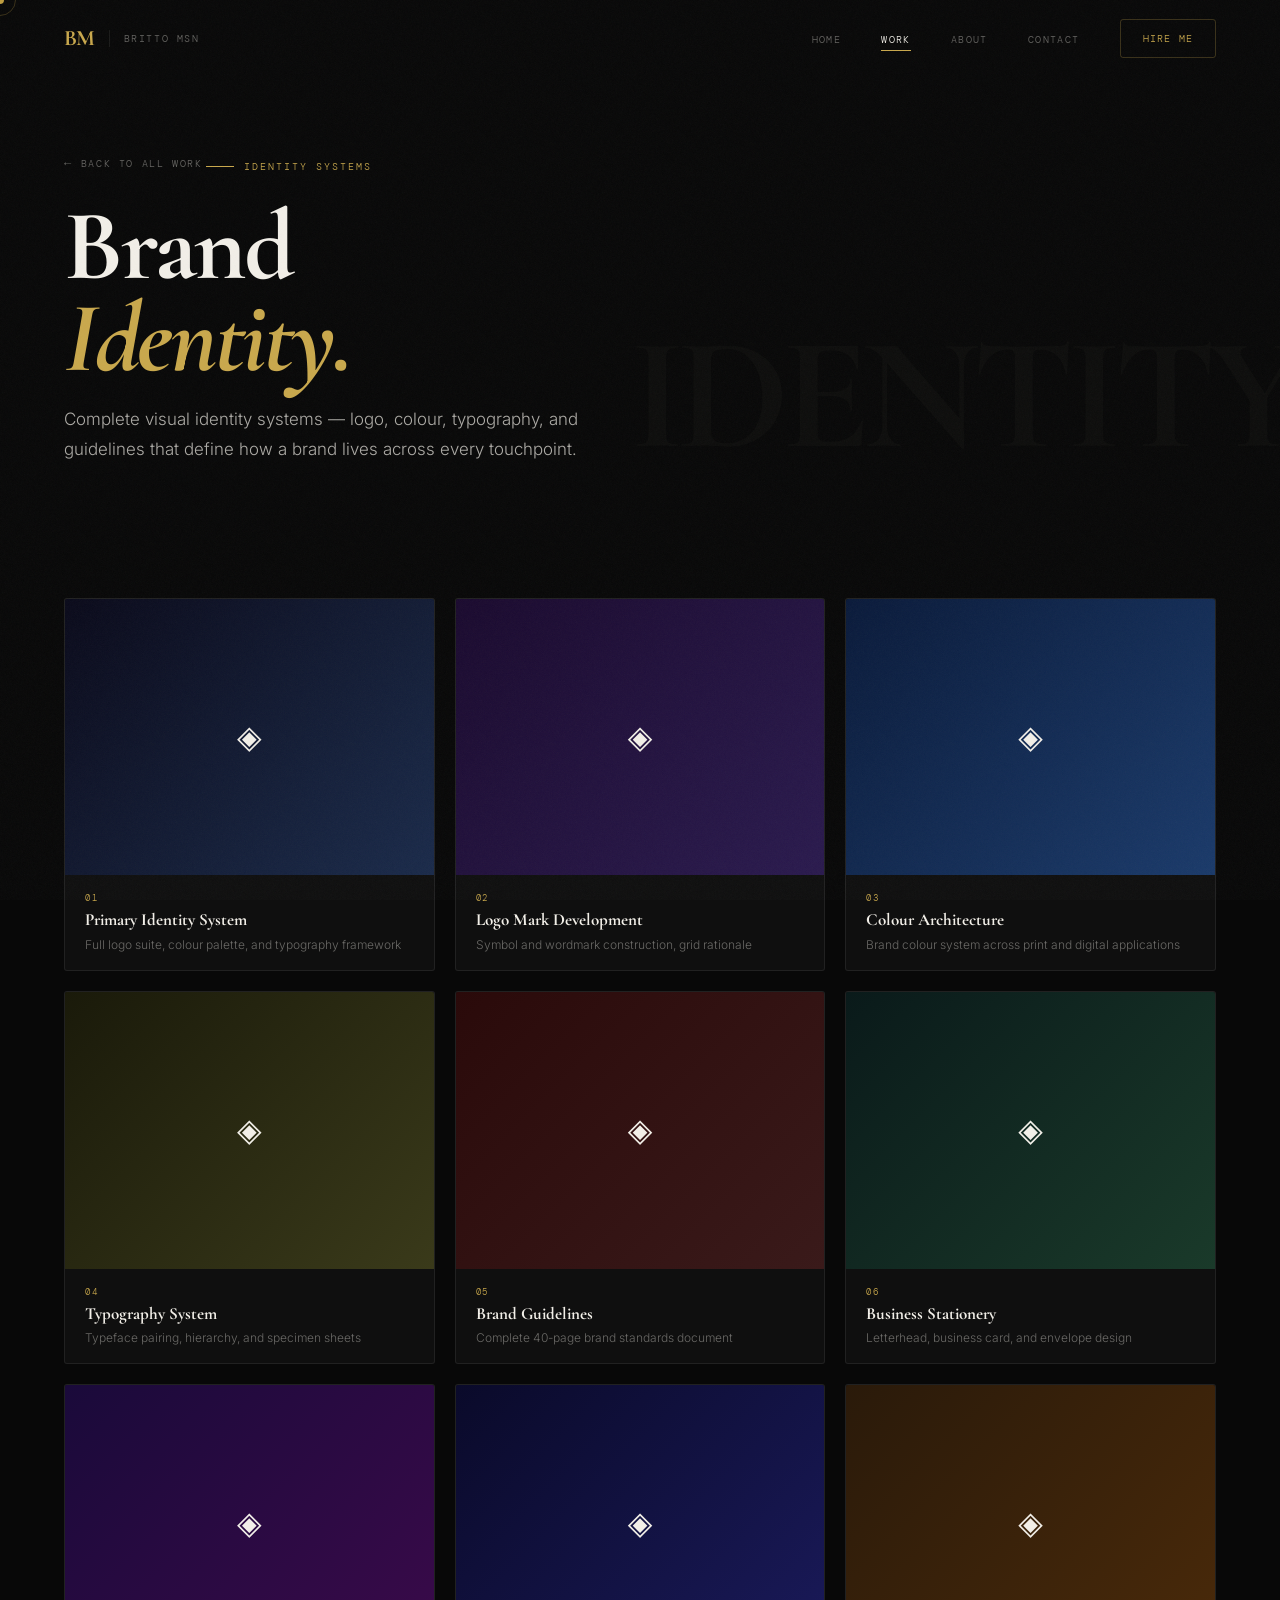
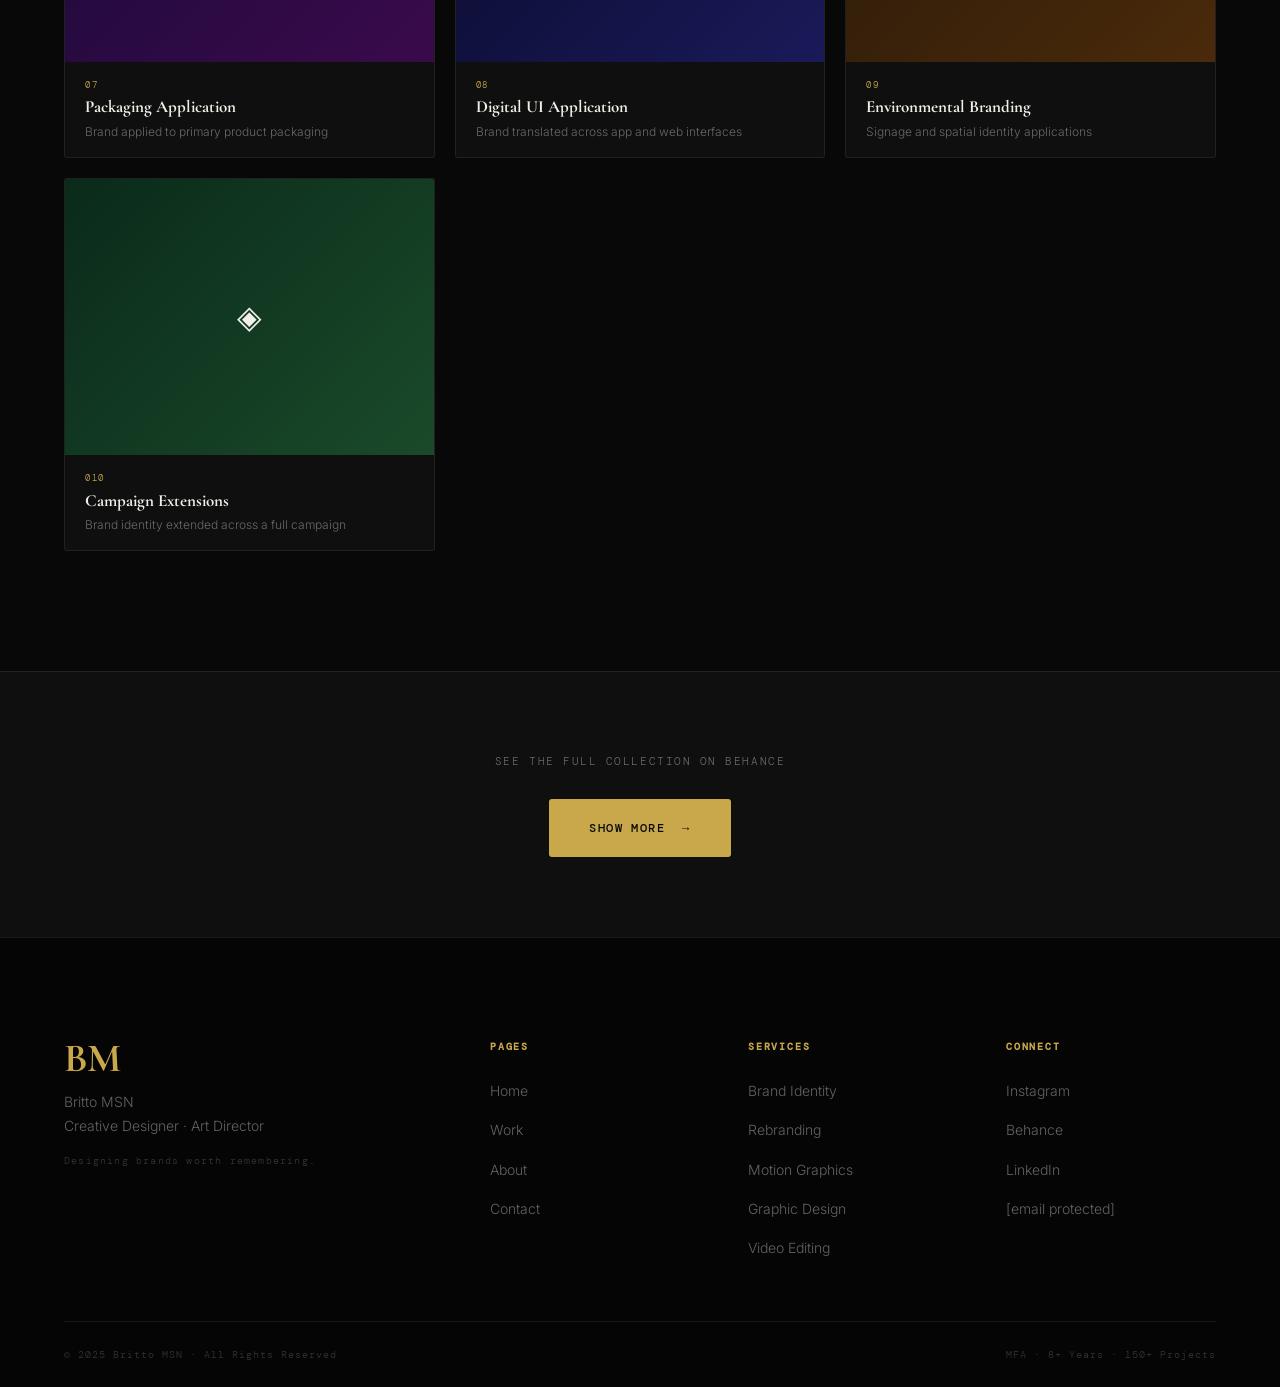
<file: brand-identity.html>
<!DOCTYPE html>
<html lang="en">
<head>
<meta charset="UTF-8"/><meta name="viewport" content="width=device-width,initial-scale=1.0"/>
<title>Brand Identity — Britto MSN | Creative Designer</title>
<meta name="description" content="Complete visual identity systems — logo, colour, typography, and guidelines that define how a brand lives across every touchpoint."/>
<link rel="preconnect" href="https://fonts.googleapis.com"/><link rel="preconnect" href="https://fonts.gstatic.com" crossorigin/>
<link href="https://fonts.googleapis.com/css2?family=Cormorant+Garamond:ital,wght@0,400;0,600;0,700;1,400;1,600;1,700&family=DM+Mono:wght@300;400;500&family=Inter:wght@300;400;500&display=swap" rel="stylesheet"/>
<style>
:root{--bg:#080808;--bg-2:#0f0f0f;--bg-3:#161616;--bg-4:#1e1e1e;--gold:#C9A84C;--gold-light:#E2C06A;--gold-border:rgba(201,168,76,.25);--white:#F2EFE8;--white-70:rgba(242,239,232,.7);--white-40:rgba(242,239,232,.4);--white-12:rgba(242,239,232,.12);--border:rgba(242,239,232,.08);--serif:'Cormorant Garamond','Playfair Display',Georgia,serif;--mono:'DM Mono','Courier New',monospace;--sans:'Inter',system-ui,sans-serif;--nav-h:76px;--r:3px;--expo:cubic-bezier(.16,1,.3,1)}
*,*::before,*::after{box-sizing:border-box;margin:0;padding:0}html{scroll-behavior:smooth}
body{background:var(--bg);color:var(--white);font-family:var(--sans);font-weight:300;line-height:1.7;overflow-x:hidden}
a{color:inherit;text-decoration:none}ul{list-style:none}button{font-family:inherit}
.grain{position:fixed;inset:0;z-index:9000;pointer-events:none;opacity:.04;background-image:url("data:image/svg+xml,%3Csvg viewBox='0 0 512 512' xmlns='http://www.w3.org/2000/svg'%3E%3Cfilter id='n'%3E%3CfeTurbulence type='fractalNoise' baseFrequency='.85' numOctaves='4' stitchTiles='stitch'/%3E%3C/filter%3E%3Crect width='100%25' height='100%25' filter='url(%23n)'/%3E%3C/svg%3E");background-size:200px 200px}
.cursor{width:8px;height:8px;background:var(--gold);border-radius:50%;position:fixed;top:0;left:0;pointer-events:none;z-index:10000;transform:translate(-50%,-50%);transition:width .2s,height .2s;mix-blend-mode:difference}
.cursor-f{width:32px;height:32px;border:1px solid var(--gold-border);border-radius:50%;position:fixed;top:0;left:0;pointer-events:none;z-index:9999;transform:translate(-50%,-50%);transition:width .3s var(--expo),height .3s var(--expo)}
body.c-hover .cursor{width:18px;height:18px}body.c-hover .cursor-f{width:56px;height:56px;border-color:var(--gold)}
.container{max-width:1320px;margin:0 auto;padding:0 clamp(24px,5vw,64px)}.section{padding:clamp(80px,10vw,140px) 0}
.label{font-family:var(--mono);font-size:10px;letter-spacing:.22em;text-transform:uppercase;color:var(--gold);display:block;margin-bottom:18px}
.btn{display:inline-flex;align-items:center;gap:10px;font-family:var(--mono);font-size:11px;letter-spacing:.12em;text-transform:uppercase;border-radius:var(--r);cursor:none;position:relative;overflow:hidden;transition:all .3s var(--expo)}
.btn::after{content:'';position:absolute;inset:0;background:rgba(255,255,255,.07);transform:translateX(-110%) skewX(-10deg);transition:transform .45s var(--expo)}.btn:hover::after{transform:translateX(110%) skewX(-10deg)}
.btn-primary{background:var(--gold);color:#080808;padding:15px 32px;font-weight:500}.btn-primary:hover{background:var(--gold-light);transform:translateY(-2px);box-shadow:0 10px 40px rgba(201,168,76,.3)}
.btn-nav{border:1px solid var(--gold-border);color:var(--gold);padding:10px 22px;font-size:10px}.btn-nav:hover{background:var(--gold);color:#080808}
.btn-lg{padding:19px 40px;font-size:12px}
/* NAV */
.nav{position:fixed;inset:0 0 auto;height:var(--nav-h);display:flex;align-items:center;justify-content:space-between;padding:0 clamp(24px,5vw,64px);z-index:500;transition:background .4s}
.nav.scrolled{background:rgba(8,8,8,.92);backdrop-filter:blur(20px);border-bottom:1px solid var(--border)}
.nav__logo{display:flex;align-items:center;gap:14px}
.nav__logo-mark{font-family:var(--serif);font-size:22px;font-weight:700;color:var(--gold);letter-spacing:-.03em;line-height:1}
.nav__logo-text{font-family:var(--mono);font-size:10px;letter-spacing:.16em;color:var(--white-40);text-transform:uppercase;padding-left:14px;border-left:1px solid var(--border)}
.nav__links{display:flex;align-items:center;gap:40px}
.nav__link{font-family:var(--mono);font-size:10px;letter-spacing:.14em;text-transform:uppercase;color:var(--white-40);transition:color .2s;position:relative}
.nav__link::after{content:'';position:absolute;bottom:-5px;left:0;right:0;height:1px;background:var(--gold);transform:scaleX(0);transform-origin:left;transition:transform .3s var(--expo)}
.nav__link:hover,.nav__link.active{color:var(--white)}.nav__link:hover::after,.nav__link.active::after{transform:scaleX(1)}
.nav__hamburger{display:none;flex-direction:column;gap:5px;background:none;border:none;cursor:none;padding:6px}
.nav__hamburger span{display:block;width:22px;height:1px;background:var(--white);transition:all .3s}
/* PAGE HERO */
.page-hero{padding:calc(var(--nav-h) + 80px) clamp(24px,5vw,64px) 80px;max-width:1320px;margin:0 auto;position:relative;overflow:hidden}
.page-hero__tag{display:inline-flex;align-items:center;gap:10px;font-family:var(--mono);font-size:10px;letter-spacing:.2em;text-transform:uppercase;color:var(--gold);margin-bottom:24px}
.page-hero__tag::before{content:'';display:block;width:28px;height:1px;background:var(--gold)}
.page-hero__title{font-family:var(--serif);font-size:clamp(56px,9vw,116px);font-weight:700;line-height:.92;letter-spacing:-.03em;color:var(--white);margin-bottom:28px;opacity:0;transform:translateY(28px);animation:fadeUp .9s var(--expo) .15s forwards}
.page-hero__title em{color:var(--gold);font-style:italic}
.page-hero__sub{font-size:clamp(15px,1.5vw,18px);color:var(--white-70);max-width:540px;line-height:1.75;opacity:0;transform:translateY(16px);animation:fadeUp .7s var(--expo) .35s forwards}
.page-hero__wm{position:absolute;right:-20px;bottom:-20px;font-family:var(--serif);font-size:clamp(80px,14vw,180px);font-weight:700;color:rgba(242,239,232,.025);letter-spacing:-.05em;pointer-events:none;white-space:nowrap;user-select:none}
@keyframes fadeUp{to{opacity:1;transform:none}}
/* FILTER */
.filter-wrap{background:var(--bg-2);border-bottom:1px solid var(--border);position:sticky;top:var(--nav-h);z-index:200}
.filter-bar{display:flex;gap:6px;padding:14px 0;overflow-x:auto;scrollbar-width:none}.filter-bar::-webkit-scrollbar{display:none}
.fbtn{font-family:var(--mono);font-size:10px;letter-spacing:.14em;text-transform:uppercase;color:var(--white-40);background:none;border:1px solid var(--border);padding:8px 18px;border-radius:2px;cursor:none;white-space:nowrap;transition:all .2s}
.fbtn:hover{color:var(--white);border-color:var(--white-12)}.fbtn.active{background:var(--gold);color:#080808;border-color:var(--gold)}
/* PORTFOLIO GRID */
.port-section{background:var(--bg);padding:clamp(60px,8vw,100px) 0}
.port-grid{display:grid;grid-template-columns:repeat(2,1fr);gap:20px;margin-top:48px}
.pcard{background:var(--bg-2);border:1px solid var(--border);border-radius:var(--r);overflow:hidden;opacity:0;transform:translateY(28px);transition:transform .45s var(--expo),border-color .3s,opacity .6s var(--expo)}
.pcard.in{opacity:1;transform:none}.pcard:hover{transform:translateY(-6px)!important;border-color:var(--gold-border)}
.pcard--featured{grid-column:span 2}
.pcard--hide{opacity:0!important;pointer-events:none;height:0;overflow:hidden;margin:0;padding:0;border:none}
.pcard__thumb{width:100%;aspect-ratio:16/6;display:flex;align-items:center;justify-content:center;position:relative;overflow:hidden;transition:transform .6s var(--expo)}
.pcard--featured .pcard__thumb{aspect-ratio:21/6}
.pcard:hover .pcard__thumb{transform:scale(1.03)}
.pcard__eye{width:68px;height:68px;border-radius:50%;background:var(--gold);color:#080808;display:flex;align-items:center;justify-content:center;font-size:22px;transition:transform .3s;z-index:2}
.pcard:hover .pcard__eye{transform:scale(1.12)}
.pcard__badge{position:absolute;top:20px;left:20px;font-family:var(--mono);font-size:9px;letter-spacing:.2em;text-transform:uppercase;background:var(--gold);color:#080808;padding:5px 12px;border-radius:2px;z-index:3}
.pcard__corner{position:absolute;bottom:16px;right:16px;font-family:var(--mono);font-size:9px;letter-spacing:.14em;color:rgba(201,168,76,.4);z-index:2}
.pcard__body{padding:28px 32px}
.pcard__meta{display:flex;justify-content:space-between;align-items:center;margin-bottom:10px}
.pcard__cat{font-family:var(--mono);font-size:10px;letter-spacing:.14em;text-transform:uppercase;color:var(--gold)}
.pcard__yr{font-family:var(--mono);font-size:10px;color:var(--white-40)}
.pcard__title{font-family:var(--serif);font-size:clamp(20px,2.2vw,28px);font-weight:700;color:var(--white);margin-bottom:12px;line-height:1.15}
.pcard__desc{font-size:13px;color:var(--white-40);line-height:1.75;margin-bottom:18px}
.pcard__tags{display:flex;flex-wrap:wrap;gap:7px}
.pcard__tags span{font-family:var(--mono);font-size:9px;letter-spacing:.1em;text-transform:uppercase;border:1px solid var(--border);padding:4px 10px;border-radius:2px;color:var(--white-40);transition:border-color .2s,color .2s}
.pcard:hover .pcard__tags span{border-color:var(--gold-border);color:var(--white-70)}
/* CTA BAND */
.cta-band{background:var(--gold);padding:clamp(80px,10vw,130px) 0;position:relative;overflow:hidden;text-align:center}
.cta-band__inner{position:relative;z-index:2}
.cta-band__title{font-family:var(--serif);font-size:clamp(44px,7vw,90px);font-weight:700;line-height:.95;color:#080808;margin-bottom:44px}
.cta-band__title em{font-style:italic;color:rgba(8,8,8,.6)}
.cta-band .btn-primary{background:#080808;color:var(--gold)}.cta-band .btn-primary:hover{background:#111}
.cta-band__note{display:block;margin-top:16px;font-family:var(--mono);font-size:10px;letter-spacing:.12em;color:rgba(8,8,8,.45)}
.cta-band__deco{position:absolute;inset:0;display:flex;align-items:center;justify-content:space-evenly;font-family:var(--serif);font-size:clamp(100px,15vw,200px);font-weight:700;color:rgba(8,8,8,.05);letter-spacing:-.05em;pointer-events:none}
/* FOOTER */
.footer{background:#050505;border-top:1px solid var(--border);padding:clamp(64px,8vw,100px) 0 0}
.footer__grid{display:grid;grid-template-columns:1.8fr 1fr 1fr 1fr;gap:48px;padding-bottom:60px}
.footer__logo{font-family:var(--serif);font-size:40px;font-weight:700;color:var(--gold);letter-spacing:-.03em;line-height:1;margin-bottom:12px}
.footer__brand-sub{font-size:14px;color:var(--white-40);line-height:1.7}
.footer__tagline{font-family:var(--mono);font-size:10px;letter-spacing:.12em;color:rgba(242,239,232,.2);margin-top:14px}
.footer__col h4{font-family:var(--mono);font-size:10px;letter-spacing:.18em;text-transform:uppercase;color:var(--gold);margin-bottom:22px}
.footer__col ul{display:flex;flex-direction:column;gap:12px}
.footer__col a{font-size:14px;color:var(--white-40);transition:color .2s}.footer__col a:hover{color:var(--white)}
.footer__bottom{border-top:1px solid var(--border);padding:24px 0;display:flex;justify-content:space-between;align-items:center;flex-wrap:wrap;gap:12px;font-family:var(--mono);font-size:10px;letter-spacing:.1em;color:rgba(242,239,232,.2)}
@media(max-width:768px){.nav__links{display:none;flex-direction:column;gap:28px;position:fixed;inset:0;background:rgba(5,5,5,.97);backdrop-filter:blur(20px);align-items:center;justify-content:center;z-index:450}.nav__links.open{display:flex}.nav__hamburger{display:flex;z-index:460}.port-grid{grid-template-columns:1fr}.pcard--featured{grid-column:span 1}.pcard--featured .pcard__thumb{aspect-ratio:16/6}.footer__grid{grid-template-columns:1fr 1fr}}
@media(max-width:500px){.footer__grid{grid-template-columns:1fr}.cta-band__deco{display:none}}

/* ── MEDIA GALLERY: image & video support inside existing pcard__thumb ── */
.pcard__thumb img{position:absolute;inset:0;width:100%;height:100%;object-fit:cover;object-position:center;z-index:0;transition:transform .6s cubic-bezier(.16,1,.3,1)}
.pcard:hover .pcard__thumb img{transform:scale(1.06)}
.pcard__thumb{position:relative}
.pcard__thumb .pcard__eye,.pcard__thumb .pcard__badge,.pcard__thumb .pcard__corner{position:relative;z-index:2}
/* overlay so eye/badge stays readable over photo */
.pcard__thumb::after{content:'';position:absolute;inset:0;background:linear-gradient(to top,rgba(8,8,8,.6) 0%,rgba(8,8,8,.1) 60%,transparent 100%);z-index:1;pointer-events:none}
/* video iframe embed */
.pcard__video-wrap{position:relative;width:100%;padding-top:56.25%;overflow:hidden}
.pcard__video-wrap iframe{position:absolute;inset:0;width:100%;height:100%;border:none}
/* 3-col media grid for image/video projects */
.media-section{padding:clamp(60px,8vw,100px) 0;background:var(--bg-2)}
.media-grid{display:grid;grid-template-columns:repeat(3,1fr);gap:20px;margin-top:48px}
.mcard{background:var(--bg-3);border:1px solid var(--border);border-radius:3px;overflow:hidden;transition:transform .35s cubic-bezier(.16,1,.3,1),border-color .25s}
.mcard:hover{transform:translateY(-6px);border-color:rgba(201,168,76,.3)}
.mcard__thumb{width:100%;aspect-ratio:16/9;overflow:hidden;position:relative}
.mcard__thumb img{width:100%;height:100%;object-fit:cover;transition:transform .5s cubic-bezier(.16,1,.3,1)}
.mcard:hover .mcard__thumb img{transform:scale(1.06)}
.mcard__thumb-bg{width:100%;height:100%;display:flex;align-items:center;justify-content:center;font-size:28px}
.mcard__body{padding:20px}
.mcard__cat{font-family:var(--mono);font-size:9px;letter-spacing:.16em;text-transform:uppercase;color:var(--gold);display:block;margin-bottom:6px}
.mcard__title{font-family:'Cormorant Garamond','Playfair Display',Georgia,serif;font-size:18px;font-weight:700;color:var(--white);margin-bottom:8px;line-height:1.2}
.mcard__desc{font-size:13px;color:rgba(242,239,232,.4);line-height:1.65}
.mcard__video-wrap{position:relative;width:100%;padding-top:56.25%}
.mcard__video-wrap iframe{position:absolute;inset:0;width:100%;height:100%;border:none}
@media(max-width:900px){.media-grid{grid-template-columns:repeat(2,1fr)}}
@media(max-width:560px){.media-grid{grid-template-columns:1fr}}

/* ── CATEGORY PAGE ADDITIONS ── */
.cat-hero{padding:calc(var(--nav-h) + 72px) clamp(24px,5vw,64px) 56px;max-width:1320px;margin:0 auto;position:relative;overflow:hidden}
.cat-hero__back{display:inline-flex;align-items:center;gap:8px;font-family:var(--mono);font-size:10px;letter-spacing:.16em;text-transform:uppercase;color:var(--white-40);margin-bottom:28px;transition:color .2s}
.cat-hero__back:hover{color:var(--gold)}.cat-hero__back::before{content:'←';font-size:12px}
.cat-hero__tag{display:inline-flex;align-items:center;gap:10px;font-family:var(--mono);font-size:10px;letter-spacing:.2em;text-transform:uppercase;color:var(--gold);margin-bottom:20px}
.cat-hero__tag::before{content:'';display:block;width:28px;height:1px;background:var(--gold)}
.cat-hero__title{font-family:var(--serif);font-size:clamp(48px,8vw,100px);font-weight:700;line-height:.92;letter-spacing:-.03em;color:var(--white);margin-bottom:20px;opacity:0;transform:translateY(24px);animation:fadeUp .9s var(--expo) .1s forwards}
.cat-hero__title em{color:var(--gold);font-style:italic}
.cat-hero__sub{font-size:clamp(14px,1.4vw,17px);color:var(--white-70);max-width:520px;line-height:1.75;opacity:0;transform:translateY(14px);animation:fadeUp .7s var(--expo) .3s forwards}
.cat-hero__wm{position:absolute;right:-20px;bottom:-10px;font-family:var(--serif);font-size:clamp(70px,13vw,160px);font-weight:700;color:rgba(242,239,232,.025);letter-spacing:-.05em;pointer-events:none;white-space:nowrap;user-select:none}
@keyframes fadeUp{to{opacity:1;transform:none}}

/* ── GALLERY GRID ── */
.gallery-section{background:var(--bg);padding:clamp(48px,6vw,80px) 0 clamp(80px,10vw,120px)}
.gallery-grid{display:grid;grid-template-columns:repeat(3,1fr);gap:20px;margin-top:0}
.gcard{background:var(--bg-2);border:1px solid var(--border);border-radius:var(--r);overflow:hidden;opacity:0;transform:translateY(24px);transition:opacity .6s var(--expo),transform .5s var(--expo),border-color .25s}
.gcard.in{opacity:1;transform:none}
.gcard:hover{transform:translateY(-5px)!important;border-color:var(--gold-border)}
/* Image cards */
.gcard__img{width:100%;aspect-ratio:4/3;overflow:hidden;position:relative}
.gcard__img img{width:100%;height:100%;object-fit:cover;object-position:center;display:block;transition:transform .5s var(--expo)}
.gcard:hover .gcard__img img{transform:scale(1.07)}
.gcard__img-ph{width:100%;height:100%;display:flex;align-items:center;justify-content:center;font-size:32px;background:var(--bg-3)}
/* Hover overlay */
.gcard__img::after{content:'';position:absolute;inset:0;background:linear-gradient(to top,rgba(8,8,8,.55) 0%,transparent 60%);opacity:0;transition:opacity .35s;pointer-events:none}
.gcard:hover .gcard__img::after{opacity:1}
/* Video cards — horizontal 16:9 */
.gcard__vid{width:100%;aspect-ratio:16/9;overflow:hidden;position:relative;background:#000}
.gcard__vid video,.gcard__vid iframe{position:absolute;inset:0;width:100%;height:100%;border:none;object-fit:cover}
/* Video cards — vertical 9:16 */
.gcard__vid--vert{aspect-ratio:9/16}
.gcard__vid--vert video{object-fit:cover}
/* Motion video (iframe) */
.gcard__motion{width:100%;aspect-ratio:16/9;position:relative;background:#000}
.gcard__motion iframe{position:absolute;inset:0;width:100%;height:100%;border:none}
/* Caption */
.gcard__body{padding:16px 20px}
.gcard__num{font-family:var(--mono);font-size:9px;letter-spacing:.18em;color:var(--gold);display:block;margin-bottom:4px}
.gcard__title{font-family:var(--serif);font-size:17px;font-weight:700;color:var(--white);line-height:1.2;margin-bottom:4px}
.gcard__desc{font-size:12px;color:var(--white-40);line-height:1.6}

/* ── SHOW MORE BAND ── */
.show-more-band{background:var(--bg-2);border-top:1px solid var(--border);padding:clamp(56px,7vw,80px) 0;text-align:center}
.show-more-band p{font-family:var(--mono);font-size:11px;letter-spacing:.14em;text-transform:uppercase;color:var(--white-40);margin-bottom:28px}

/* ── RESPONSIVE ── */
@media(max-width:900px){.gallery-grid{grid-template-columns:repeat(2,1fr)}}
@media(max-width:560px){.gallery-grid{grid-template-columns:1fr}}
@media(max-width:768px){
  .nav__links{display:none;flex-direction:column;gap:28px;position:fixed;inset:0;background:rgba(5,5,5,.97);backdrop-filter:blur(20px);align-items:center;justify-content:center;z-index:450}
  .nav__links.open{display:flex}.nav__hamburger{display:flex;z-index:460}
  .footer__grid{grid-template-columns:1fr 1fr}
}
@media(max-width:500px){.footer__grid{grid-template-columns:1fr}.gcard__vid--vert{aspect-ratio:9/16}}

</style>
</head>
<body>
<div class="grain"></div>
<div class="cursor" id="cur"></div>
<div class="cursor-f" id="curf"></div>

<nav class="nav" id="nav">
  <a href="index.html" class="nav__logo">
    <span class="nav__logo-mark">BM</span>
    <span class="nav__logo-text">Britto MSN</span>
  </a>
  <button class="nav__hamburger" id="ham" aria-label="Menu"><span></span><span></span></button>
  <ul class="nav__links" id="nl">
    <li><a href="index.html"   class="nav__link">Home</a></li>
    <li><a href="work.html"    class="nav__link active">Work</a></li>
    <li><a href="about.html"   class="nav__link">About</a></li>
    <li><a href="contact.html" class="nav__link">Contact</a></li>
    <li><a href="contact.html" class="btn btn-nav">Hire Me</a></li>
  </ul>
</nav>

<div class="cat-hero">
  <a href="work.html" class="cat-hero__back">Back to All Work</a>
  <p class="cat-hero__tag">Identity Systems</p>
  <h1 class="cat-hero__title">Brand<br><em>Identity.</em></h1>
  <p class="cat-hero__sub">Complete visual identity systems — logo, colour, typography, and guidelines that define how a brand lives across every touchpoint.</p>
  <div class="cat-hero__wm" aria-hidden="true">IDENTITY</div>
</div>

<section class="gallery-section">
  <div class="container">
    <div class="gallery-grid">
      <div class="gcard">
        <div class="gcard__img">
          <!-- Replace with: <img src="images/brand-1.jpg" alt="Primary Identity System"/> -->
          <div class="gcard__img-ph" style="background:linear-gradient(135deg,#0a0a1a,#1a2a4a)">◈</div>
        </div>
        <div class="gcard__body">
          <span class="gcard__num">01</span>
          <h3 class="gcard__title">Primary Identity System</h3>
          <p class="gcard__desc">Full logo suite, colour palette, and typography framework</p>
        </div>
      </div>
      <div class="gcard">
        <div class="gcard__img">
          <!-- Replace with: <img src="images/brand-2.jpg" alt="Logo Mark Development"/> -->
          <div class="gcard__img-ph" style="background:linear-gradient(135deg,#1a0a2e,#2a1a4e)">◈</div>
        </div>
        <div class="gcard__body">
          <span class="gcard__num">02</span>
          <h3 class="gcard__title">Logo Mark Development</h3>
          <p class="gcard__desc">Symbol and wordmark construction, grid rationale</p>
        </div>
      </div>
      <div class="gcard">
        <div class="gcard__img">
          <!-- Replace with: <img src="images/brand-3.jpg" alt="Colour Architecture"/> -->
          <div class="gcard__img-ph" style="background:linear-gradient(135deg,#0a1a3a,#1a3a6a)">◈</div>
        </div>
        <div class="gcard__body">
          <span class="gcard__num">03</span>
          <h3 class="gcard__title">Colour Architecture</h3>
          <p class="gcard__desc">Brand colour system across print and digital applications</p>
        </div>
      </div>
      <div class="gcard">
        <div class="gcard__img">
          <!-- Replace with: <img src="images/brand-4.jpg" alt="Typography System"/> -->
          <div class="gcard__img-ph" style="background:linear-gradient(135deg,#1a1a0a,#3a3a1a)">◈</div>
        </div>
        <div class="gcard__body">
          <span class="gcard__num">04</span>
          <h3 class="gcard__title">Typography System</h3>
          <p class="gcard__desc">Typeface pairing, hierarchy, and specimen sheets</p>
        </div>
      </div>
      <div class="gcard">
        <div class="gcard__img">
          <!-- Replace with: <img src="images/brand-5.jpg" alt="Brand Guidelines"/> -->
          <div class="gcard__img-ph" style="background:linear-gradient(135deg,#2a0a0a,#3a1a1a)">◈</div>
        </div>
        <div class="gcard__body">
          <span class="gcard__num">05</span>
          <h3 class="gcard__title">Brand Guidelines</h3>
          <p class="gcard__desc">Complete 40-page brand standards document</p>
        </div>
      </div>
      <div class="gcard">
        <div class="gcard__img">
          <!-- Replace with: <img src="images/brand-6.jpg" alt="Business Stationery"/> -->
          <div class="gcard__img-ph" style="background:linear-gradient(135deg,#0a1a1a,#1a3a2a)">◈</div>
        </div>
        <div class="gcard__body">
          <span class="gcard__num">06</span>
          <h3 class="gcard__title">Business Stationery</h3>
          <p class="gcard__desc">Letterhead, business card, and envelope design</p>
        </div>
      </div>
      <div class="gcard">
        <div class="gcard__img">
          <!-- Replace with: <img src="images/brand-7.jpg" alt="Packaging Application"/> -->
          <div class="gcard__img-ph" style="background:linear-gradient(135deg,#1a0a3a,#3a0a4a)">◈</div>
        </div>
        <div class="gcard__body">
          <span class="gcard__num">07</span>
          <h3 class="gcard__title">Packaging Application</h3>
          <p class="gcard__desc">Brand applied to primary product packaging</p>
        </div>
      </div>
      <div class="gcard">
        <div class="gcard__img">
          <!-- Replace with: <img src="images/brand-8.jpg" alt="Digital UI Application"/> -->
          <div class="gcard__img-ph" style="background:linear-gradient(135deg,#0a0a2a,#1a1a5a)">◈</div>
        </div>
        <div class="gcard__body">
          <span class="gcard__num">08</span>
          <h3 class="gcard__title">Digital UI Application</h3>
          <p class="gcard__desc">Brand translated across app and web interfaces</p>
        </div>
      </div>
      <div class="gcard">
        <div class="gcard__img">
          <!-- Replace with: <img src="images/brand-9.jpg" alt="Environmental Branding"/> -->
          <div class="gcard__img-ph" style="background:linear-gradient(135deg,#2a1a0a,#4a2a0a)">◈</div>
        </div>
        <div class="gcard__body">
          <span class="gcard__num">09</span>
          <h3 class="gcard__title">Environmental Branding</h3>
          <p class="gcard__desc">Signage and spatial identity applications</p>
        </div>
      </div>
      <div class="gcard">
        <div class="gcard__img">
          <!-- Replace with: <img src="images/brand-10.jpg" alt="Campaign Extensions"/> -->
          <div class="gcard__img-ph" style="background:linear-gradient(135deg,#0a2a1a,#1a4a2a)">◈</div>
        </div>
        <div class="gcard__body">
          <span class="gcard__num">010</span>
          <h3 class="gcard__title">Campaign Extensions</h3>
          <p class="gcard__desc">Brand identity extended across a full campaign</p>
        </div>
      </div>
    </div>
  </div>
</section>

<section class="show-more-band">
  <div class="container">
    <p>See the full collection on Behance</p>
    <a href="https://www.behance.net/brittomsn" target="_blank" rel="noopener" class="btn btn-primary btn-lg">
      Show More &nbsp;→
    </a>
  </div>
</section>

<footer class="footer">
  <div class="container">
    <div class="footer__grid">
      <div>
        <div class="footer__logo">BM</div>
        <p class="footer__brand-sub">Britto MSN<br>Creative Designer · Art Director</p>
        <p class="footer__tagline">Designing brands worth remembering.</p>
      </div>
      <div class="footer__col"><h4>Pages</h4><ul><li><a href="index.html">Home</a></li><li><a href="work.html">Work</a></li><li><a href="about.html">About</a></li><li><a href="contact.html">Contact</a></li></ul></div>
      <div class="footer__col"><h4>Services</h4><ul><li><a href="work.html">Brand Identity</a></li><li><a href="work.html">Rebranding</a></li><li><a href="work.html">Motion Graphics</a></li><li><a href="work.html">Graphic Design</a></li><li><a href="work.html">Video Editing</a></li></ul></div>
      <div class="footer__col"><h4>Connect</h4><ul><li><a href="#" target="_blank">Instagram</a></li><li><a href="#" target="_blank">Behance</a></li><li><a href="#" target="_blank">LinkedIn</a></li><li><a href="/cdn-cgi/l/email-protection#a4ccc1c8c8cbe4c6d6cdd0d0cbc9d7ca8ac7cbc9"><span class="__cf_email__" data-cfemail="87efe2ebebe8c7e5f5eef3f3e8eaf4e9a9e4e8ea">[email&#160;protected]</span></a></li></ul></div>
    </div>
    <div class="footer__bottom"><span>© 2025 Britto MSN · All Rights Reserved</span><span>MFA · 8+ Years · 150+ Projects</span></div>
  </div>
</footer>

<script>
(function(){
  const cur=document.getElementById('cur'),curf=document.getElementById('curf');
  if(cur&&curf){document.body.style.cursor="none";let mx=0,my=0,fx=0,fy=0;document.addEventListener('mousemove',e=>{mx=e.clientX;my=e.clientY;cur.style.cssText=`left:${mx}px;top:${my}px`});(function loop(){fx+=(mx-fx)*.1;fy+=(my-fy)*.1;curf.style.cssText=`left:${fx}px;top:${fy}px`;requestAnimationFrame(loop)})();document.querySelectorAll('a,button,.gcard').forEach(el=>{el.addEventListener('mouseenter',()=>document.body.classList.add('c-hover'));el.addEventListener('mouseleave',()=>document.body.classList.remove('c-hover'));});}
  const nav=document.getElementById('nav');if(nav)window.addEventListener('scroll',()=>nav.classList.toggle('scrolled',scrollY>30),{passive:true});
  const ham=document.getElementById('ham'),nl=document.getElementById('nl');
  if(ham&&nl){ham.addEventListener('click',()=>{const o=nl.classList.toggle('open');const b=ham.querySelectorAll('span');b[0].style.transform=o?'rotate(45deg) translate(4px,4px)':'';b[1].style.transform=o?'rotate(-45deg) translate(4px,-4px)':'';});nl.querySelectorAll('a').forEach(a=>a.addEventListener('click',()=>{nl.classList.remove('open');ham.querySelectorAll('span').forEach(s=>s.style.transform='');}));}
  // Reveal cards
  const io=new IntersectionObserver(entries=>{entries.forEach(e=>{if(!e.isIntersecting)return;const el=e.target,d=+(el.dataset.delay||0);setTimeout(()=>el.classList.add('in'),d);io.unobserve(el);});},{threshold:0,rootMargin:'0px'});
  document.querySelectorAll('.gcard').forEach((el,i)=>{el.dataset.delay=i*70;io.observe(el);});
  setTimeout(()=>document.querySelectorAll('.gcard:not(.in)').forEach(el=>el.classList.add('in')),600);
})();
</script>
</body>
</html>
</file>
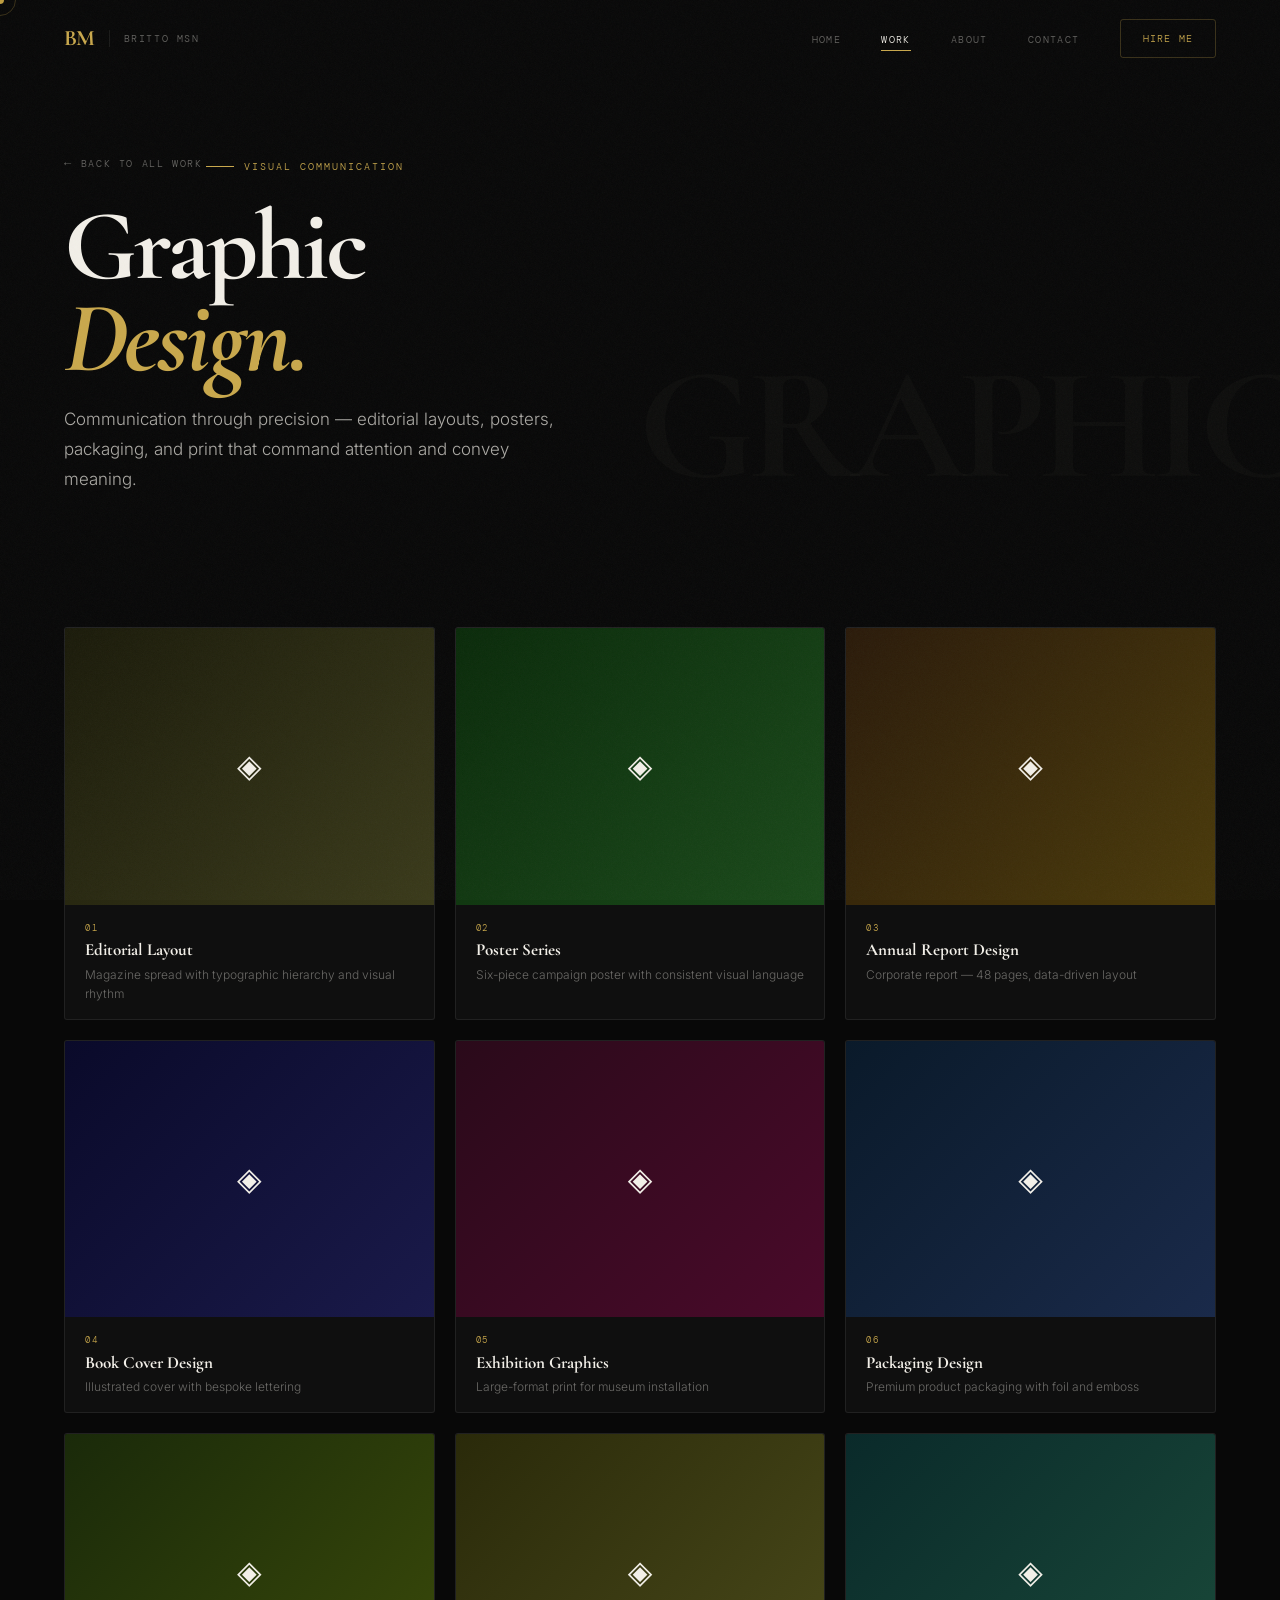
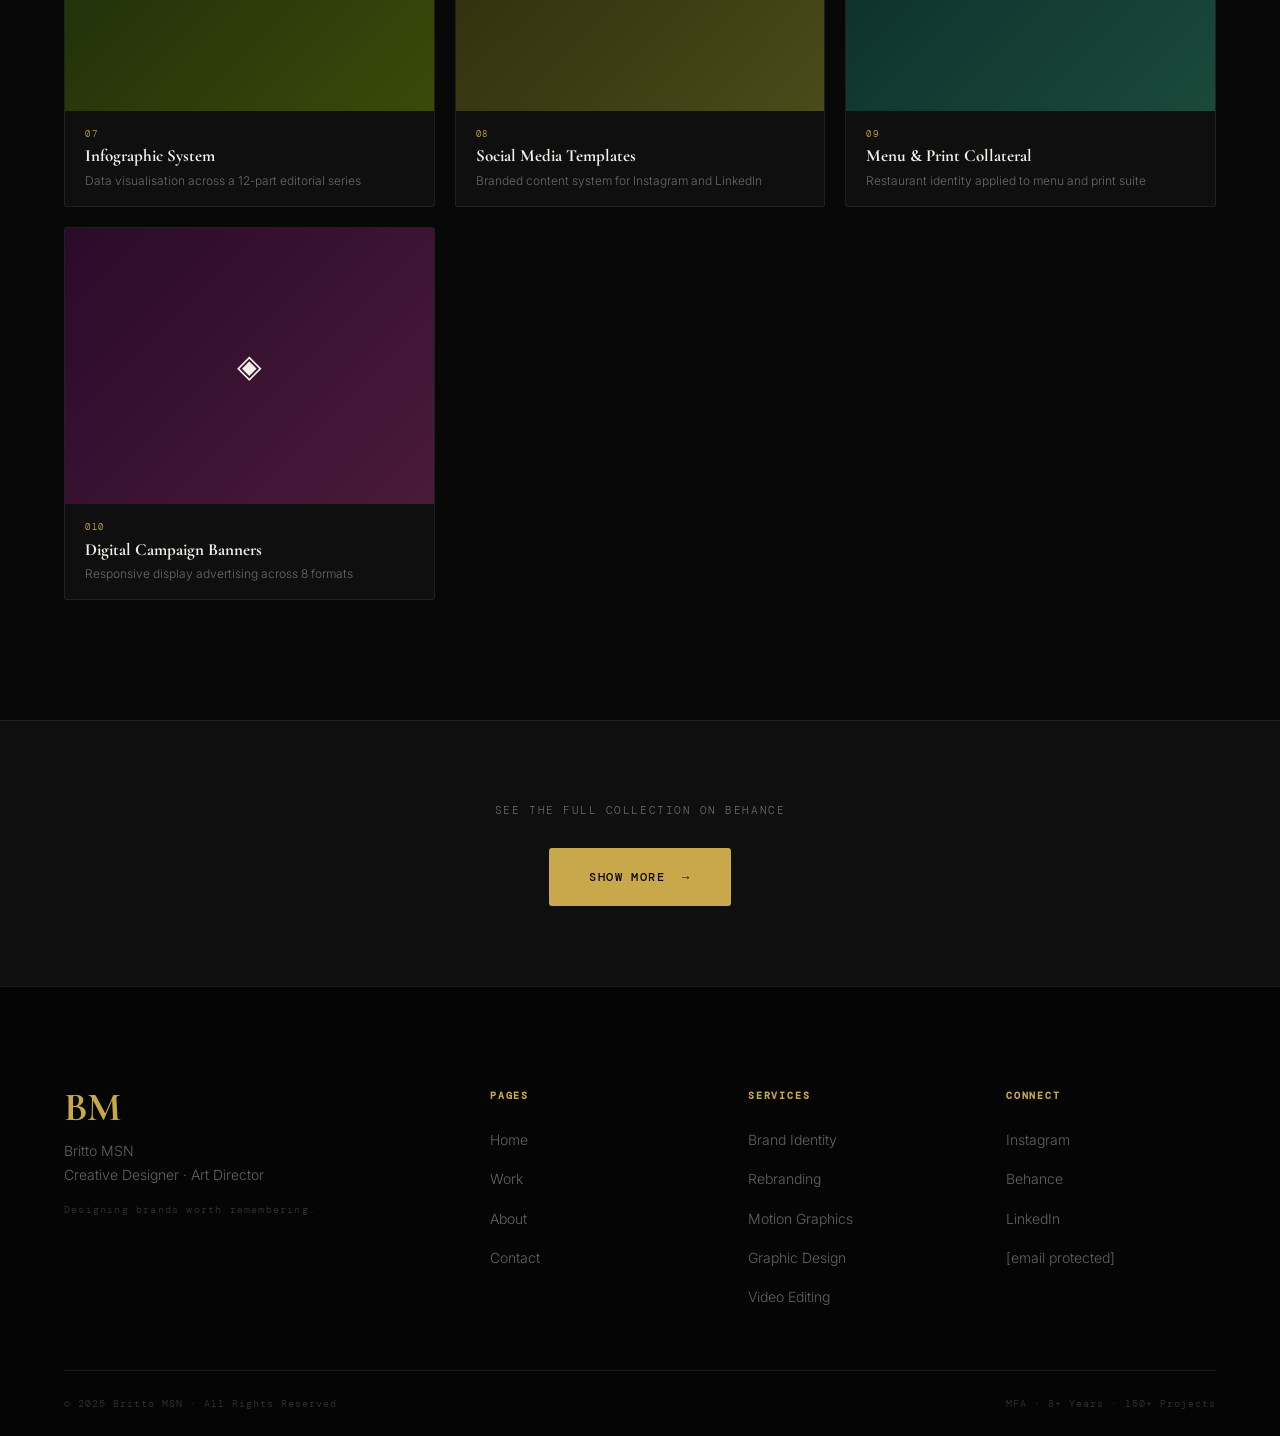
<file: graphic-design.html>
<!DOCTYPE html>
<html lang="en">
<head>
<meta charset="UTF-8"/><meta name="viewport" content="width=device-width,initial-scale=1.0"/>
<title>Graphic Design — Britto MSN | Creative Designer</title>
<meta name="description" content="Communication through precision — editorial layouts, posters, packaging, and print that command attention and convey meaning."/>
<link rel="preconnect" href="https://fonts.googleapis.com"/><link rel="preconnect" href="https://fonts.gstatic.com" crossorigin/>
<link href="https://fonts.googleapis.com/css2?family=Cormorant+Garamond:ital,wght@0,400;0,600;0,700;1,400;1,600;1,700&family=DM+Mono:wght@300;400;500&family=Inter:wght@300;400;500&display=swap" rel="stylesheet"/>
<style>
:root{--bg:#080808;--bg-2:#0f0f0f;--bg-3:#161616;--bg-4:#1e1e1e;--gold:#C9A84C;--gold-light:#E2C06A;--gold-border:rgba(201,168,76,.25);--white:#F2EFE8;--white-70:rgba(242,239,232,.7);--white-40:rgba(242,239,232,.4);--white-12:rgba(242,239,232,.12);--border:rgba(242,239,232,.08);--serif:'Cormorant Garamond','Playfair Display',Georgia,serif;--mono:'DM Mono','Courier New',monospace;--sans:'Inter',system-ui,sans-serif;--nav-h:76px;--r:3px;--expo:cubic-bezier(.16,1,.3,1)}
*,*::before,*::after{box-sizing:border-box;margin:0;padding:0}html{scroll-behavior:smooth}
body{background:var(--bg);color:var(--white);font-family:var(--sans);font-weight:300;line-height:1.7;overflow-x:hidden}
a{color:inherit;text-decoration:none}ul{list-style:none}button{font-family:inherit}
.grain{position:fixed;inset:0;z-index:9000;pointer-events:none;opacity:.04;background-image:url("data:image/svg+xml,%3Csvg viewBox='0 0 512 512' xmlns='http://www.w3.org/2000/svg'%3E%3Cfilter id='n'%3E%3CfeTurbulence type='fractalNoise' baseFrequency='.85' numOctaves='4' stitchTiles='stitch'/%3E%3C/filter%3E%3Crect width='100%25' height='100%25' filter='url(%23n)'/%3E%3C/svg%3E");background-size:200px 200px}
.cursor{width:8px;height:8px;background:var(--gold);border-radius:50%;position:fixed;top:0;left:0;pointer-events:none;z-index:10000;transform:translate(-50%,-50%);transition:width .2s,height .2s;mix-blend-mode:difference}
.cursor-f{width:32px;height:32px;border:1px solid var(--gold-border);border-radius:50%;position:fixed;top:0;left:0;pointer-events:none;z-index:9999;transform:translate(-50%,-50%);transition:width .3s var(--expo),height .3s var(--expo)}
body.c-hover .cursor{width:18px;height:18px}body.c-hover .cursor-f{width:56px;height:56px;border-color:var(--gold)}
.container{max-width:1320px;margin:0 auto;padding:0 clamp(24px,5vw,64px)}.section{padding:clamp(80px,10vw,140px) 0}
.label{font-family:var(--mono);font-size:10px;letter-spacing:.22em;text-transform:uppercase;color:var(--gold);display:block;margin-bottom:18px}
.btn{display:inline-flex;align-items:center;gap:10px;font-family:var(--mono);font-size:11px;letter-spacing:.12em;text-transform:uppercase;border-radius:var(--r);cursor:none;position:relative;overflow:hidden;transition:all .3s var(--expo)}
.btn::after{content:'';position:absolute;inset:0;background:rgba(255,255,255,.07);transform:translateX(-110%) skewX(-10deg);transition:transform .45s var(--expo)}.btn:hover::after{transform:translateX(110%) skewX(-10deg)}
.btn-primary{background:var(--gold);color:#080808;padding:15px 32px;font-weight:500}.btn-primary:hover{background:var(--gold-light);transform:translateY(-2px);box-shadow:0 10px 40px rgba(201,168,76,.3)}
.btn-nav{border:1px solid var(--gold-border);color:var(--gold);padding:10px 22px;font-size:10px}.btn-nav:hover{background:var(--gold);color:#080808}
.btn-lg{padding:19px 40px;font-size:12px}
/* NAV */
.nav{position:fixed;inset:0 0 auto;height:var(--nav-h);display:flex;align-items:center;justify-content:space-between;padding:0 clamp(24px,5vw,64px);z-index:500;transition:background .4s}
.nav.scrolled{background:rgba(8,8,8,.92);backdrop-filter:blur(20px);border-bottom:1px solid var(--border)}
.nav__logo{display:flex;align-items:center;gap:14px}
.nav__logo-mark{font-family:var(--serif);font-size:22px;font-weight:700;color:var(--gold);letter-spacing:-.03em;line-height:1}
.nav__logo-text{font-family:var(--mono);font-size:10px;letter-spacing:.16em;color:var(--white-40);text-transform:uppercase;padding-left:14px;border-left:1px solid var(--border)}
.nav__links{display:flex;align-items:center;gap:40px}
.nav__link{font-family:var(--mono);font-size:10px;letter-spacing:.14em;text-transform:uppercase;color:var(--white-40);transition:color .2s;position:relative}
.nav__link::after{content:'';position:absolute;bottom:-5px;left:0;right:0;height:1px;background:var(--gold);transform:scaleX(0);transform-origin:left;transition:transform .3s var(--expo)}
.nav__link:hover,.nav__link.active{color:var(--white)}.nav__link:hover::after,.nav__link.active::after{transform:scaleX(1)}
.nav__hamburger{display:none;flex-direction:column;gap:5px;background:none;border:none;cursor:none;padding:6px}
.nav__hamburger span{display:block;width:22px;height:1px;background:var(--white);transition:all .3s}
/* PAGE HERO */
.page-hero{padding:calc(var(--nav-h) + 80px) clamp(24px,5vw,64px) 80px;max-width:1320px;margin:0 auto;position:relative;overflow:hidden}
.page-hero__tag{display:inline-flex;align-items:center;gap:10px;font-family:var(--mono);font-size:10px;letter-spacing:.2em;text-transform:uppercase;color:var(--gold);margin-bottom:24px}
.page-hero__tag::before{content:'';display:block;width:28px;height:1px;background:var(--gold)}
.page-hero__title{font-family:var(--serif);font-size:clamp(56px,9vw,116px);font-weight:700;line-height:.92;letter-spacing:-.03em;color:var(--white);margin-bottom:28px;opacity:0;transform:translateY(28px);animation:fadeUp .9s var(--expo) .15s forwards}
.page-hero__title em{color:var(--gold);font-style:italic}
.page-hero__sub{font-size:clamp(15px,1.5vw,18px);color:var(--white-70);max-width:540px;line-height:1.75;opacity:0;transform:translateY(16px);animation:fadeUp .7s var(--expo) .35s forwards}
.page-hero__wm{position:absolute;right:-20px;bottom:-20px;font-family:var(--serif);font-size:clamp(80px,14vw,180px);font-weight:700;color:rgba(242,239,232,.025);letter-spacing:-.05em;pointer-events:none;white-space:nowrap;user-select:none}
@keyframes fadeUp{to{opacity:1;transform:none}}
/* FILTER */
.filter-wrap{background:var(--bg-2);border-bottom:1px solid var(--border);position:sticky;top:var(--nav-h);z-index:200}
.filter-bar{display:flex;gap:6px;padding:14px 0;overflow-x:auto;scrollbar-width:none}.filter-bar::-webkit-scrollbar{display:none}
.fbtn{font-family:var(--mono);font-size:10px;letter-spacing:.14em;text-transform:uppercase;color:var(--white-40);background:none;border:1px solid var(--border);padding:8px 18px;border-radius:2px;cursor:none;white-space:nowrap;transition:all .2s}
.fbtn:hover{color:var(--white);border-color:var(--white-12)}.fbtn.active{background:var(--gold);color:#080808;border-color:var(--gold)}
/* PORTFOLIO GRID */
.port-section{background:var(--bg);padding:clamp(60px,8vw,100px) 0}
.port-grid{display:grid;grid-template-columns:repeat(2,1fr);gap:20px;margin-top:48px}
.pcard{background:var(--bg-2);border:1px solid var(--border);border-radius:var(--r);overflow:hidden;opacity:0;transform:translateY(28px);transition:transform .45s var(--expo),border-color .3s,opacity .6s var(--expo)}
.pcard.in{opacity:1;transform:none}.pcard:hover{transform:translateY(-6px)!important;border-color:var(--gold-border)}
.pcard--featured{grid-column:span 2}
.pcard--hide{opacity:0!important;pointer-events:none;height:0;overflow:hidden;margin:0;padding:0;border:none}
.pcard__thumb{width:100%;aspect-ratio:16/6;display:flex;align-items:center;justify-content:center;position:relative;overflow:hidden;transition:transform .6s var(--expo)}
.pcard--featured .pcard__thumb{aspect-ratio:21/6}
.pcard:hover .pcard__thumb{transform:scale(1.03)}
.pcard__eye{width:68px;height:68px;border-radius:50%;background:var(--gold);color:#080808;display:flex;align-items:center;justify-content:center;font-size:22px;transition:transform .3s;z-index:2}
.pcard:hover .pcard__eye{transform:scale(1.12)}
.pcard__badge{position:absolute;top:20px;left:20px;font-family:var(--mono);font-size:9px;letter-spacing:.2em;text-transform:uppercase;background:var(--gold);color:#080808;padding:5px 12px;border-radius:2px;z-index:3}
.pcard__corner{position:absolute;bottom:16px;right:16px;font-family:var(--mono);font-size:9px;letter-spacing:.14em;color:rgba(201,168,76,.4);z-index:2}
.pcard__body{padding:28px 32px}
.pcard__meta{display:flex;justify-content:space-between;align-items:center;margin-bottom:10px}
.pcard__cat{font-family:var(--mono);font-size:10px;letter-spacing:.14em;text-transform:uppercase;color:var(--gold)}
.pcard__yr{font-family:var(--mono);font-size:10px;color:var(--white-40)}
.pcard__title{font-family:var(--serif);font-size:clamp(20px,2.2vw,28px);font-weight:700;color:var(--white);margin-bottom:12px;line-height:1.15}
.pcard__desc{font-size:13px;color:var(--white-40);line-height:1.75;margin-bottom:18px}
.pcard__tags{display:flex;flex-wrap:wrap;gap:7px}
.pcard__tags span{font-family:var(--mono);font-size:9px;letter-spacing:.1em;text-transform:uppercase;border:1px solid var(--border);padding:4px 10px;border-radius:2px;color:var(--white-40);transition:border-color .2s,color .2s}
.pcard:hover .pcard__tags span{border-color:var(--gold-border);color:var(--white-70)}
/* CTA BAND */
.cta-band{background:var(--gold);padding:clamp(80px,10vw,130px) 0;position:relative;overflow:hidden;text-align:center}
.cta-band__inner{position:relative;z-index:2}
.cta-band__title{font-family:var(--serif);font-size:clamp(44px,7vw,90px);font-weight:700;line-height:.95;color:#080808;margin-bottom:44px}
.cta-band__title em{font-style:italic;color:rgba(8,8,8,.6)}
.cta-band .btn-primary{background:#080808;color:var(--gold)}.cta-band .btn-primary:hover{background:#111}
.cta-band__note{display:block;margin-top:16px;font-family:var(--mono);font-size:10px;letter-spacing:.12em;color:rgba(8,8,8,.45)}
.cta-band__deco{position:absolute;inset:0;display:flex;align-items:center;justify-content:space-evenly;font-family:var(--serif);font-size:clamp(100px,15vw,200px);font-weight:700;color:rgba(8,8,8,.05);letter-spacing:-.05em;pointer-events:none}
/* FOOTER */
.footer{background:#050505;border-top:1px solid var(--border);padding:clamp(64px,8vw,100px) 0 0}
.footer__grid{display:grid;grid-template-columns:1.8fr 1fr 1fr 1fr;gap:48px;padding-bottom:60px}
.footer__logo{font-family:var(--serif);font-size:40px;font-weight:700;color:var(--gold);letter-spacing:-.03em;line-height:1;margin-bottom:12px}
.footer__brand-sub{font-size:14px;color:var(--white-40);line-height:1.7}
.footer__tagline{font-family:var(--mono);font-size:10px;letter-spacing:.12em;color:rgba(242,239,232,.2);margin-top:14px}
.footer__col h4{font-family:var(--mono);font-size:10px;letter-spacing:.18em;text-transform:uppercase;color:var(--gold);margin-bottom:22px}
.footer__col ul{display:flex;flex-direction:column;gap:12px}
.footer__col a{font-size:14px;color:var(--white-40);transition:color .2s}.footer__col a:hover{color:var(--white)}
.footer__bottom{border-top:1px solid var(--border);padding:24px 0;display:flex;justify-content:space-between;align-items:center;flex-wrap:wrap;gap:12px;font-family:var(--mono);font-size:10px;letter-spacing:.1em;color:rgba(242,239,232,.2)}
@media(max-width:768px){.nav__links{display:none;flex-direction:column;gap:28px;position:fixed;inset:0;background:rgba(5,5,5,.97);backdrop-filter:blur(20px);align-items:center;justify-content:center;z-index:450}.nav__links.open{display:flex}.nav__hamburger{display:flex;z-index:460}.port-grid{grid-template-columns:1fr}.pcard--featured{grid-column:span 1}.pcard--featured .pcard__thumb{aspect-ratio:16/6}.footer__grid{grid-template-columns:1fr 1fr}}
@media(max-width:500px){.footer__grid{grid-template-columns:1fr}.cta-band__deco{display:none}}

/* ── MEDIA GALLERY: image & video support inside existing pcard__thumb ── */
.pcard__thumb img{position:absolute;inset:0;width:100%;height:100%;object-fit:cover;object-position:center;z-index:0;transition:transform .6s cubic-bezier(.16,1,.3,1)}
.pcard:hover .pcard__thumb img{transform:scale(1.06)}
.pcard__thumb{position:relative}
.pcard__thumb .pcard__eye,.pcard__thumb .pcard__badge,.pcard__thumb .pcard__corner{position:relative;z-index:2}
/* overlay so eye/badge stays readable over photo */
.pcard__thumb::after{content:'';position:absolute;inset:0;background:linear-gradient(to top,rgba(8,8,8,.6) 0%,rgba(8,8,8,.1) 60%,transparent 100%);z-index:1;pointer-events:none}
/* video iframe embed */
.pcard__video-wrap{position:relative;width:100%;padding-top:56.25%;overflow:hidden}
.pcard__video-wrap iframe{position:absolute;inset:0;width:100%;height:100%;border:none}
/* 3-col media grid for image/video projects */
.media-section{padding:clamp(60px,8vw,100px) 0;background:var(--bg-2)}
.media-grid{display:grid;grid-template-columns:repeat(3,1fr);gap:20px;margin-top:48px}
.mcard{background:var(--bg-3);border:1px solid var(--border);border-radius:3px;overflow:hidden;transition:transform .35s cubic-bezier(.16,1,.3,1),border-color .25s}
.mcard:hover{transform:translateY(-6px);border-color:rgba(201,168,76,.3)}
.mcard__thumb{width:100%;aspect-ratio:16/9;overflow:hidden;position:relative}
.mcard__thumb img{width:100%;height:100%;object-fit:cover;transition:transform .5s cubic-bezier(.16,1,.3,1)}
.mcard:hover .mcard__thumb img{transform:scale(1.06)}
.mcard__thumb-bg{width:100%;height:100%;display:flex;align-items:center;justify-content:center;font-size:28px}
.mcard__body{padding:20px}
.mcard__cat{font-family:var(--mono);font-size:9px;letter-spacing:.16em;text-transform:uppercase;color:var(--gold);display:block;margin-bottom:6px}
.mcard__title{font-family:'Cormorant Garamond','Playfair Display',Georgia,serif;font-size:18px;font-weight:700;color:var(--white);margin-bottom:8px;line-height:1.2}
.mcard__desc{font-size:13px;color:rgba(242,239,232,.4);line-height:1.65}
.mcard__video-wrap{position:relative;width:100%;padding-top:56.25%}
.mcard__video-wrap iframe{position:absolute;inset:0;width:100%;height:100%;border:none}
@media(max-width:900px){.media-grid{grid-template-columns:repeat(2,1fr)}}
@media(max-width:560px){.media-grid{grid-template-columns:1fr}}

/* ── CATEGORY PAGE ADDITIONS ── */
.cat-hero{padding:calc(var(--nav-h) + 72px) clamp(24px,5vw,64px) 56px;max-width:1320px;margin:0 auto;position:relative;overflow:hidden}
.cat-hero__back{display:inline-flex;align-items:center;gap:8px;font-family:var(--mono);font-size:10px;letter-spacing:.16em;text-transform:uppercase;color:var(--white-40);margin-bottom:28px;transition:color .2s}
.cat-hero__back:hover{color:var(--gold)}.cat-hero__back::before{content:'←';font-size:12px}
.cat-hero__tag{display:inline-flex;align-items:center;gap:10px;font-family:var(--mono);font-size:10px;letter-spacing:.2em;text-transform:uppercase;color:var(--gold);margin-bottom:20px}
.cat-hero__tag::before{content:'';display:block;width:28px;height:1px;background:var(--gold)}
.cat-hero__title{font-family:var(--serif);font-size:clamp(48px,8vw,100px);font-weight:700;line-height:.92;letter-spacing:-.03em;color:var(--white);margin-bottom:20px;opacity:0;transform:translateY(24px);animation:fadeUp .9s var(--expo) .1s forwards}
.cat-hero__title em{color:var(--gold);font-style:italic}
.cat-hero__sub{font-size:clamp(14px,1.4vw,17px);color:var(--white-70);max-width:520px;line-height:1.75;opacity:0;transform:translateY(14px);animation:fadeUp .7s var(--expo) .3s forwards}
.cat-hero__wm{position:absolute;right:-20px;bottom:-10px;font-family:var(--serif);font-size:clamp(70px,13vw,160px);font-weight:700;color:rgba(242,239,232,.025);letter-spacing:-.05em;pointer-events:none;white-space:nowrap;user-select:none}
@keyframes fadeUp{to{opacity:1;transform:none}}

/* ── GALLERY GRID ── */
.gallery-section{background:var(--bg);padding:clamp(48px,6vw,80px) 0 clamp(80px,10vw,120px)}
.gallery-grid{display:grid;grid-template-columns:repeat(3,1fr);gap:20px;margin-top:0}
.gcard{background:var(--bg-2);border:1px solid var(--border);border-radius:var(--r);overflow:hidden;opacity:0;transform:translateY(24px);transition:opacity .6s var(--expo),transform .5s var(--expo),border-color .25s}
.gcard.in{opacity:1;transform:none}
.gcard:hover{transform:translateY(-5px)!important;border-color:var(--gold-border)}
/* Image cards */
.gcard__img{width:100%;aspect-ratio:4/3;overflow:hidden;position:relative}
.gcard__img img{width:100%;height:100%;object-fit:cover;object-position:center;display:block;transition:transform .5s var(--expo)}
.gcard:hover .gcard__img img{transform:scale(1.07)}
.gcard__img-ph{width:100%;height:100%;display:flex;align-items:center;justify-content:center;font-size:32px;background:var(--bg-3)}
/* Hover overlay */
.gcard__img::after{content:'';position:absolute;inset:0;background:linear-gradient(to top,rgba(8,8,8,.55) 0%,transparent 60%);opacity:0;transition:opacity .35s;pointer-events:none}
.gcard:hover .gcard__img::after{opacity:1}
/* Video cards — horizontal 16:9 */
.gcard__vid{width:100%;aspect-ratio:16/9;overflow:hidden;position:relative;background:#000}
.gcard__vid video,.gcard__vid iframe{position:absolute;inset:0;width:100%;height:100%;border:none;object-fit:cover}
/* Video cards — vertical 9:16 */
.gcard__vid--vert{aspect-ratio:9/16}
.gcard__vid--vert video{object-fit:cover}
/* Motion video (iframe) */
.gcard__motion{width:100%;aspect-ratio:16/9;position:relative;background:#000}
.gcard__motion iframe{position:absolute;inset:0;width:100%;height:100%;border:none}
/* Caption */
.gcard__body{padding:16px 20px}
.gcard__num{font-family:var(--mono);font-size:9px;letter-spacing:.18em;color:var(--gold);display:block;margin-bottom:4px}
.gcard__title{font-family:var(--serif);font-size:17px;font-weight:700;color:var(--white);line-height:1.2;margin-bottom:4px}
.gcard__desc{font-size:12px;color:var(--white-40);line-height:1.6}

/* ── SHOW MORE BAND ── */
.show-more-band{background:var(--bg-2);border-top:1px solid var(--border);padding:clamp(56px,7vw,80px) 0;text-align:center}
.show-more-band p{font-family:var(--mono);font-size:11px;letter-spacing:.14em;text-transform:uppercase;color:var(--white-40);margin-bottom:28px}

/* ── RESPONSIVE ── */
@media(max-width:900px){.gallery-grid{grid-template-columns:repeat(2,1fr)}}
@media(max-width:560px){.gallery-grid{grid-template-columns:1fr}}
@media(max-width:768px){
  .nav__links{display:none;flex-direction:column;gap:28px;position:fixed;inset:0;background:rgba(5,5,5,.97);backdrop-filter:blur(20px);align-items:center;justify-content:center;z-index:450}
  .nav__links.open{display:flex}.nav__hamburger{display:flex;z-index:460}
  .footer__grid{grid-template-columns:1fr 1fr}
}
@media(max-width:500px){.footer__grid{grid-template-columns:1fr}.gcard__vid--vert{aspect-ratio:9/16}}

</style>
</head>
<body>
<div class="grain"></div>
<div class="cursor" id="cur"></div>
<div class="cursor-f" id="curf"></div>

<nav class="nav" id="nav">
  <a href="index.html" class="nav__logo">
    <span class="nav__logo-mark">BM</span>
    <span class="nav__logo-text">Britto MSN</span>
  </a>
  <button class="nav__hamburger" id="ham" aria-label="Menu"><span></span><span></span></button>
  <ul class="nav__links" id="nl">
    <li><a href="index.html"   class="nav__link">Home</a></li>
    <li><a href="work.html"    class="nav__link active">Work</a></li>
    <li><a href="about.html"   class="nav__link">About</a></li>
    <li><a href="contact.html" class="nav__link">Contact</a></li>
    <li><a href="contact.html" class="btn btn-nav">Hire Me</a></li>
  </ul>
</nav>

<div class="cat-hero">
  <a href="work.html" class="cat-hero__back">Back to All Work</a>
  <p class="cat-hero__tag">Visual Communication</p>
  <h1 class="cat-hero__title">Graphic<br><em>Design.</em></h1>
  <p class="cat-hero__sub">Communication through precision — editorial layouts, posters, packaging, and print that command attention and convey meaning.</p>
  <div class="cat-hero__wm" aria-hidden="true">GRAPHIC</div>
</div>

<section class="gallery-section">
  <div class="container">
    <div class="gallery-grid">
      <div class="gcard">
        <div class="gcard__img">
          <!-- Replace with: <img src="images/graphic-1.jpg" alt="Editorial Layout"/> -->
          <div class="gcard__img-ph" style="background:linear-gradient(135deg,#1a1a0a,#3a3a1a)">◈</div>
        </div>
        <div class="gcard__body">
          <span class="gcard__num">01</span>
          <h3 class="gcard__title">Editorial Layout</h3>
          <p class="gcard__desc">Magazine spread with typographic hierarchy and visual rhythm</p>
        </div>
      </div>
      <div class="gcard">
        <div class="gcard__img">
          <!-- Replace with: <img src="images/graphic-2.jpg" alt="Poster Series"/> -->
          <div class="gcard__img-ph" style="background:linear-gradient(135deg,#0a2a0a,#1a4a1a)">◈</div>
        </div>
        <div class="gcard__body">
          <span class="gcard__num">02</span>
          <h3 class="gcard__title">Poster Series</h3>
          <p class="gcard__desc">Six-piece campaign poster with consistent visual language</p>
        </div>
      </div>
      <div class="gcard">
        <div class="gcard__img">
          <!-- Replace with: <img src="images/graphic-3.jpg" alt="Annual Report Design"/> -->
          <div class="gcard__img-ph" style="background:linear-gradient(135deg,#2a1a0a,#4a3a0a)">◈</div>
        </div>
        <div class="gcard__body">
          <span class="gcard__num">03</span>
          <h3 class="gcard__title">Annual Report Design</h3>
          <p class="gcard__desc">Corporate report — 48 pages, data-driven layout</p>
        </div>
      </div>
      <div class="gcard">
        <div class="gcard__img">
          <!-- Replace with: <img src="images/graphic-4.jpg" alt="Book Cover Design"/> -->
          <div class="gcard__img-ph" style="background:linear-gradient(135deg,#0a0a2a,#1a1a4a)">◈</div>
        </div>
        <div class="gcard__body">
          <span class="gcard__num">04</span>
          <h3 class="gcard__title">Book Cover Design</h3>
          <p class="gcard__desc">Illustrated cover with bespoke lettering</p>
        </div>
      </div>
      <div class="gcard">
        <div class="gcard__img">
          <!-- Replace with: <img src="images/graphic-5.jpg" alt="Exhibition Graphics"/> -->
          <div class="gcard__img-ph" style="background:linear-gradient(135deg,#2a0a1a,#4a0a2a)">◈</div>
        </div>
        <div class="gcard__body">
          <span class="gcard__num">05</span>
          <h3 class="gcard__title">Exhibition Graphics</h3>
          <p class="gcard__desc">Large-format print for museum installation</p>
        </div>
      </div>
      <div class="gcard">
        <div class="gcard__img">
          <!-- Replace with: <img src="images/graphic-6.jpg" alt="Packaging Design"/> -->
          <div class="gcard__img-ph" style="background:linear-gradient(135deg,#0a1a2a,#1a2a4a)">◈</div>
        </div>
        <div class="gcard__body">
          <span class="gcard__num">06</span>
          <h3 class="gcard__title">Packaging Design</h3>
          <p class="gcard__desc">Premium product packaging with foil and emboss</p>
        </div>
      </div>
      <div class="gcard">
        <div class="gcard__img">
          <!-- Replace with: <img src="images/graphic-7.jpg" alt="Infographic System"/> -->
          <div class="gcard__img-ph" style="background:linear-gradient(135deg,#1a2a0a,#3a4a0a)">◈</div>
        </div>
        <div class="gcard__body">
          <span class="gcard__num">07</span>
          <h3 class="gcard__title">Infographic System</h3>
          <p class="gcard__desc">Data visualisation across a 12-part editorial series</p>
        </div>
      </div>
      <div class="gcard">
        <div class="gcard__img">
          <!-- Replace with: <img src="images/graphic-8.jpg" alt="Social Media Templates"/> -->
          <div class="gcard__img-ph" style="background:linear-gradient(135deg,#2a2a0a,#4a4a1a)">◈</div>
        </div>
        <div class="gcard__body">
          <span class="gcard__num">08</span>
          <h3 class="gcard__title">Social Media Templates</h3>
          <p class="gcard__desc">Branded content system for Instagram and LinkedIn</p>
        </div>
      </div>
      <div class="gcard">
        <div class="gcard__img">
          <!-- Replace with: <img src="images/graphic-9.jpg" alt="Menu & Print Collateral"/> -->
          <div class="gcard__img-ph" style="background:linear-gradient(135deg,#0a2a2a,#1a4a3a)">◈</div>
        </div>
        <div class="gcard__body">
          <span class="gcard__num">09</span>
          <h3 class="gcard__title">Menu & Print Collateral</h3>
          <p class="gcard__desc">Restaurant identity applied to menu and print suite</p>
        </div>
      </div>
      <div class="gcard">
        <div class="gcard__img">
          <!-- Replace with: <img src="images/graphic-10.jpg" alt="Digital Campaign Banners"/> -->
          <div class="gcard__img-ph" style="background:linear-gradient(135deg,#2a0a2a,#4a1a3a)">◈</div>
        </div>
        <div class="gcard__body">
          <span class="gcard__num">010</span>
          <h3 class="gcard__title">Digital Campaign Banners</h3>
          <p class="gcard__desc">Responsive display advertising across 8 formats</p>
        </div>
      </div>
    </div>
  </div>
</section>

<section class="show-more-band">
  <div class="container">
    <p>See the full collection on Behance</p>
    <a href="https://www.behance.net/brittomsn" target="_blank" rel="noopener" class="btn btn-primary btn-lg">
      Show More &nbsp;→
    </a>
  </div>
</section>

<footer class="footer">
  <div class="container">
    <div class="footer__grid">
      <div>
        <div class="footer__logo">BM</div>
        <p class="footer__brand-sub">Britto MSN<br>Creative Designer · Art Director</p>
        <p class="footer__tagline">Designing brands worth remembering.</p>
      </div>
      <div class="footer__col"><h4>Pages</h4><ul><li><a href="index.html">Home</a></li><li><a href="work.html">Work</a></li><li><a href="about.html">About</a></li><li><a href="contact.html">Contact</a></li></ul></div>
      <div class="footer__col"><h4>Services</h4><ul><li><a href="work.html">Brand Identity</a></li><li><a href="work.html">Rebranding</a></li><li><a href="work.html">Motion Graphics</a></li><li><a href="work.html">Graphic Design</a></li><li><a href="work.html">Video Editing</a></li></ul></div>
      <div class="footer__col"><h4>Connect</h4><ul><li><a href="#" target="_blank">Instagram</a></li><li><a href="#" target="_blank">Behance</a></li><li><a href="#" target="_blank">LinkedIn</a></li><li><a href="/cdn-cgi/l/email-protection#a4ccc1c8c8cbe4c6d6cdd0d0cbc9d7ca8ac7cbc9"><span class="__cf_email__" data-cfemail="87efe2ebebe8c7e5f5eef3f3e8eaf4e9a9e4e8ea">[email&#160;protected]</span></a></li></ul></div>
    </div>
    <div class="footer__bottom"><span>© 2025 Britto MSN · All Rights Reserved</span><span>MFA · 8+ Years · 150+ Projects</span></div>
  </div>
</footer>

<script>
(function(){
  const cur=document.getElementById('cur'),curf=document.getElementById('curf');
  if(cur&&curf){document.body.style.cursor="none";let mx=0,my=0,fx=0,fy=0;document.addEventListener('mousemove',e=>{mx=e.clientX;my=e.clientY;cur.style.cssText=`left:${mx}px;top:${my}px`});(function loop(){fx+=(mx-fx)*.1;fy+=(my-fy)*.1;curf.style.cssText=`left:${fx}px;top:${fy}px`;requestAnimationFrame(loop)})();document.querySelectorAll('a,button,.gcard').forEach(el=>{el.addEventListener('mouseenter',()=>document.body.classList.add('c-hover'));el.addEventListener('mouseleave',()=>document.body.classList.remove('c-hover'));});}
  const nav=document.getElementById('nav');if(nav)window.addEventListener('scroll',()=>nav.classList.toggle('scrolled',scrollY>30),{passive:true});
  const ham=document.getElementById('ham'),nl=document.getElementById('nl');
  if(ham&&nl){ham.addEventListener('click',()=>{const o=nl.classList.toggle('open');const b=ham.querySelectorAll('span');b[0].style.transform=o?'rotate(45deg) translate(4px,4px)':'';b[1].style.transform=o?'rotate(-45deg) translate(4px,-4px)':'';});nl.querySelectorAll('a').forEach(a=>a.addEventListener('click',()=>{nl.classList.remove('open');ham.querySelectorAll('span').forEach(s=>s.style.transform='');}));}
  // Reveal cards
  const io=new IntersectionObserver(entries=>{entries.forEach(e=>{if(!e.isIntersecting)return;const el=e.target,d=+(el.dataset.delay||0);setTimeout(()=>el.classList.add('in'),d);io.unobserve(el);});},{threshold:0,rootMargin:'0px'});
  document.querySelectorAll('.gcard').forEach((el,i)=>{el.dataset.delay=i*70;io.observe(el);});
  setTimeout(()=>document.querySelectorAll('.gcard:not(.in)').forEach(el=>el.classList.add('in')),600);
})();
</script>
</body>
</html>
</file>
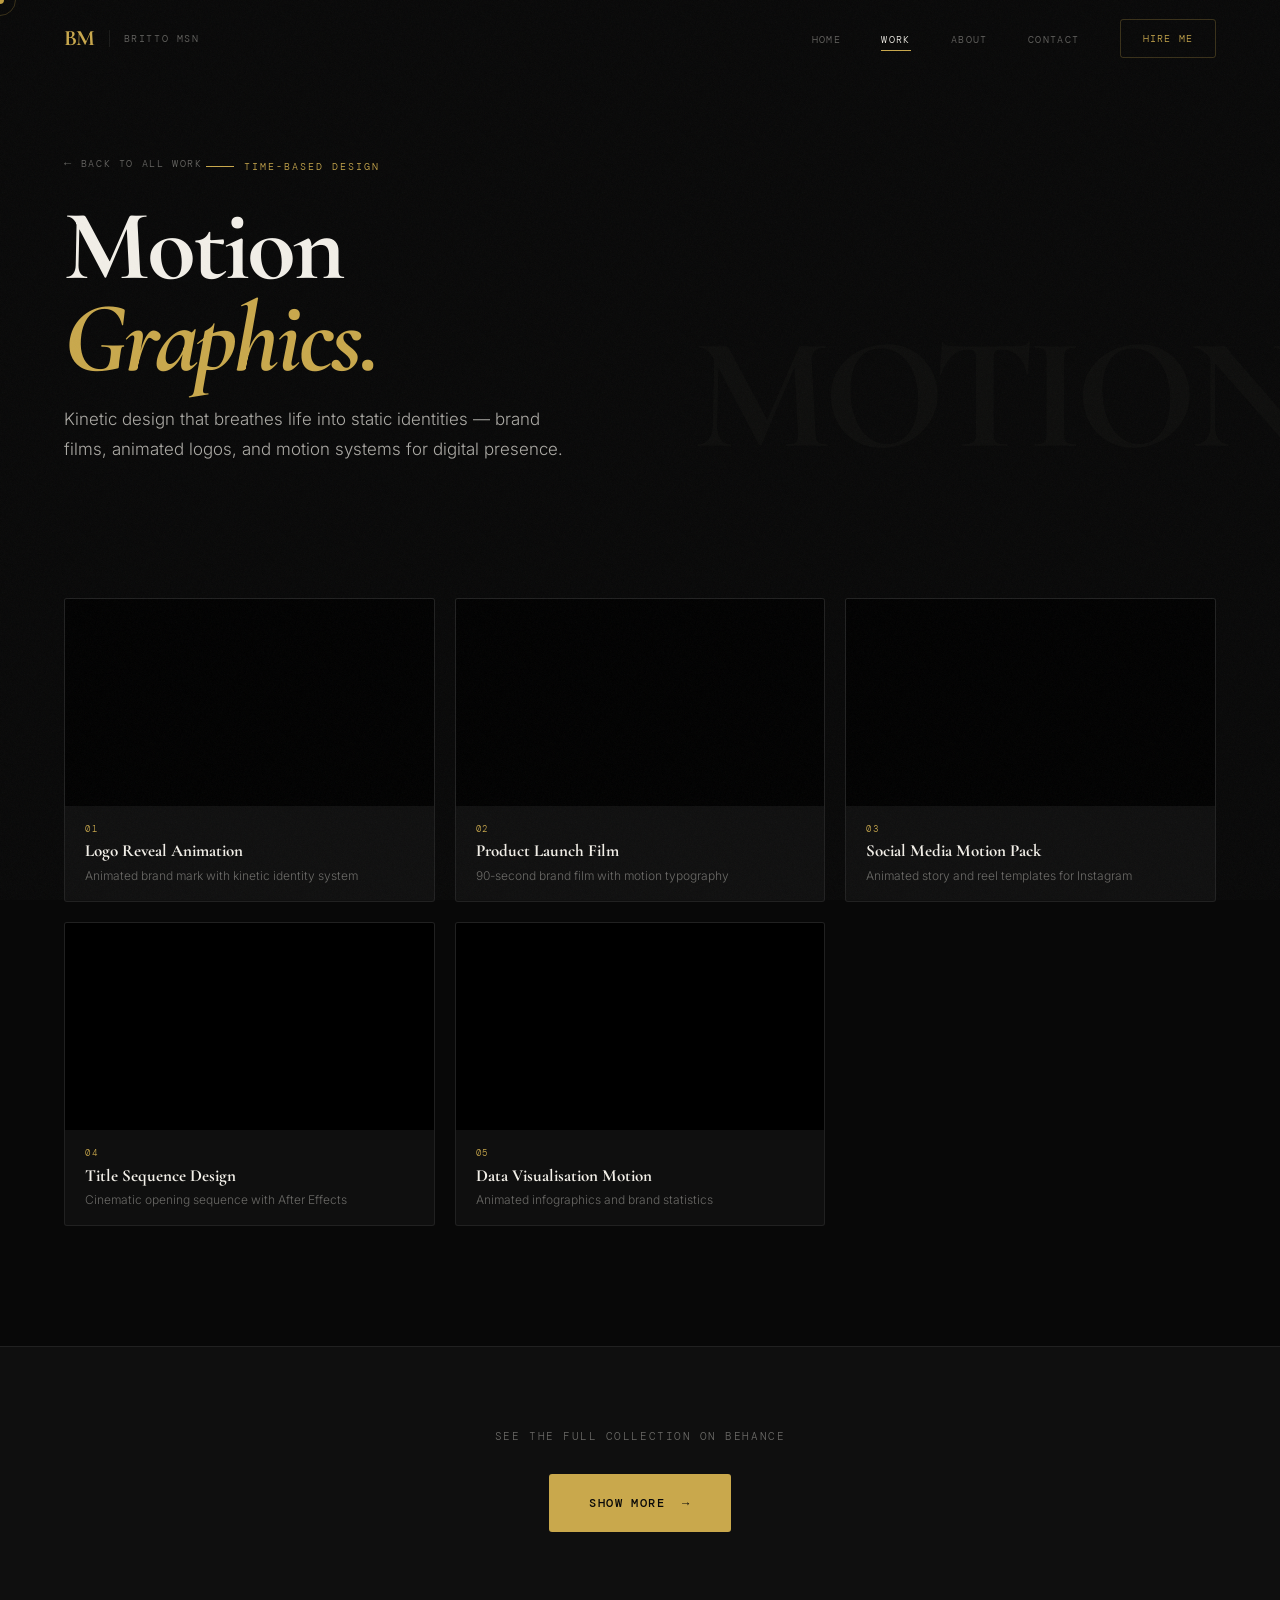
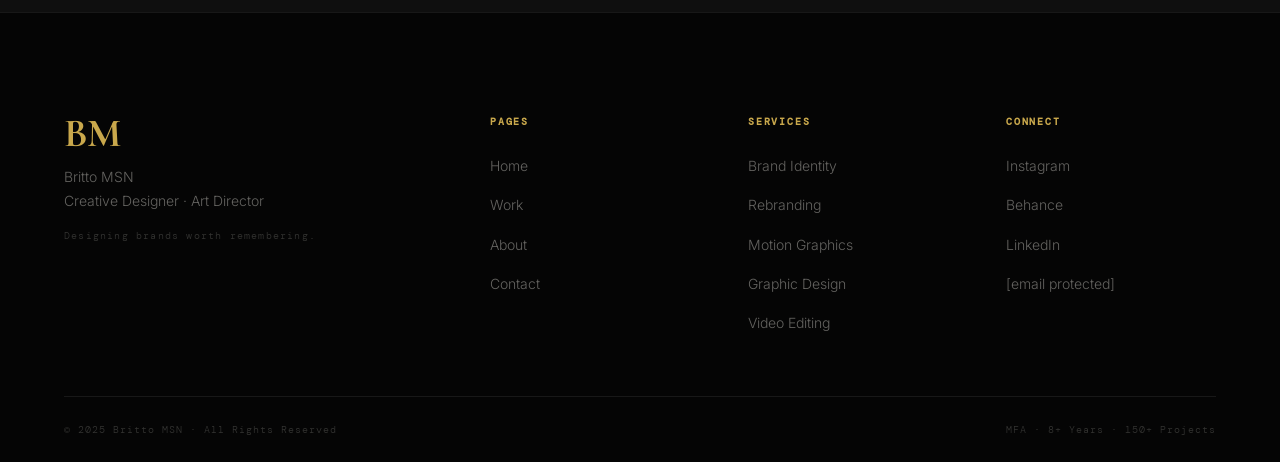
<file: motion-graphics.html>
<!DOCTYPE html>
<html lang="en">
<head>
<meta charset="UTF-8"/><meta name="viewport" content="width=device-width,initial-scale=1.0"/>
<title>Motion Graphics — Britto MSN | Creative Designer</title>
<meta name="description" content="Kinetic design that breathes life into static identities — brand films, animated logos, and motion systems for digital presence."/>
<link rel="preconnect" href="https://fonts.googleapis.com"/><link rel="preconnect" href="https://fonts.gstatic.com" crossorigin/>
<link href="https://fonts.googleapis.com/css2?family=Cormorant+Garamond:ital,wght@0,400;0,600;0,700;1,400;1,600;1,700&family=DM+Mono:wght@300;400;500&family=Inter:wght@300;400;500&display=swap" rel="stylesheet"/>
<style>
:root{--bg:#080808;--bg-2:#0f0f0f;--bg-3:#161616;--bg-4:#1e1e1e;--gold:#C9A84C;--gold-light:#E2C06A;--gold-border:rgba(201,168,76,.25);--white:#F2EFE8;--white-70:rgba(242,239,232,.7);--white-40:rgba(242,239,232,.4);--white-12:rgba(242,239,232,.12);--border:rgba(242,239,232,.08);--serif:'Cormorant Garamond','Playfair Display',Georgia,serif;--mono:'DM Mono','Courier New',monospace;--sans:'Inter',system-ui,sans-serif;--nav-h:76px;--r:3px;--expo:cubic-bezier(.16,1,.3,1)}
*,*::before,*::after{box-sizing:border-box;margin:0;padding:0}html{scroll-behavior:smooth}
body{background:var(--bg);color:var(--white);font-family:var(--sans);font-weight:300;line-height:1.7;overflow-x:hidden}
a{color:inherit;text-decoration:none}ul{list-style:none}button{font-family:inherit}
.grain{position:fixed;inset:0;z-index:9000;pointer-events:none;opacity:.04;background-image:url("data:image/svg+xml,%3Csvg viewBox='0 0 512 512' xmlns='http://www.w3.org/2000/svg'%3E%3Cfilter id='n'%3E%3CfeTurbulence type='fractalNoise' baseFrequency='.85' numOctaves='4' stitchTiles='stitch'/%3E%3C/filter%3E%3Crect width='100%25' height='100%25' filter='url(%23n)'/%3E%3C/svg%3E");background-size:200px 200px}
.cursor{width:8px;height:8px;background:var(--gold);border-radius:50%;position:fixed;top:0;left:0;pointer-events:none;z-index:10000;transform:translate(-50%,-50%);transition:width .2s,height .2s;mix-blend-mode:difference}
.cursor-f{width:32px;height:32px;border:1px solid var(--gold-border);border-radius:50%;position:fixed;top:0;left:0;pointer-events:none;z-index:9999;transform:translate(-50%,-50%);transition:width .3s var(--expo),height .3s var(--expo)}
body.c-hover .cursor{width:18px;height:18px}body.c-hover .cursor-f{width:56px;height:56px;border-color:var(--gold)}
.container{max-width:1320px;margin:0 auto;padding:0 clamp(24px,5vw,64px)}.section{padding:clamp(80px,10vw,140px) 0}
.label{font-family:var(--mono);font-size:10px;letter-spacing:.22em;text-transform:uppercase;color:var(--gold);display:block;margin-bottom:18px}
.btn{display:inline-flex;align-items:center;gap:10px;font-family:var(--mono);font-size:11px;letter-spacing:.12em;text-transform:uppercase;border-radius:var(--r);cursor:none;position:relative;overflow:hidden;transition:all .3s var(--expo)}
.btn::after{content:'';position:absolute;inset:0;background:rgba(255,255,255,.07);transform:translateX(-110%) skewX(-10deg);transition:transform .45s var(--expo)}.btn:hover::after{transform:translateX(110%) skewX(-10deg)}
.btn-primary{background:var(--gold);color:#080808;padding:15px 32px;font-weight:500}.btn-primary:hover{background:var(--gold-light);transform:translateY(-2px);box-shadow:0 10px 40px rgba(201,168,76,.3)}
.btn-nav{border:1px solid var(--gold-border);color:var(--gold);padding:10px 22px;font-size:10px}.btn-nav:hover{background:var(--gold);color:#080808}
.btn-lg{padding:19px 40px;font-size:12px}
/* NAV */
.nav{position:fixed;inset:0 0 auto;height:var(--nav-h);display:flex;align-items:center;justify-content:space-between;padding:0 clamp(24px,5vw,64px);z-index:500;transition:background .4s}
.nav.scrolled{background:rgba(8,8,8,.92);backdrop-filter:blur(20px);border-bottom:1px solid var(--border)}
.nav__logo{display:flex;align-items:center;gap:14px}
.nav__logo-mark{font-family:var(--serif);font-size:22px;font-weight:700;color:var(--gold);letter-spacing:-.03em;line-height:1}
.nav__logo-text{font-family:var(--mono);font-size:10px;letter-spacing:.16em;color:var(--white-40);text-transform:uppercase;padding-left:14px;border-left:1px solid var(--border)}
.nav__links{display:flex;align-items:center;gap:40px}
.nav__link{font-family:var(--mono);font-size:10px;letter-spacing:.14em;text-transform:uppercase;color:var(--white-40);transition:color .2s;position:relative}
.nav__link::after{content:'';position:absolute;bottom:-5px;left:0;right:0;height:1px;background:var(--gold);transform:scaleX(0);transform-origin:left;transition:transform .3s var(--expo)}
.nav__link:hover,.nav__link.active{color:var(--white)}.nav__link:hover::after,.nav__link.active::after{transform:scaleX(1)}
.nav__hamburger{display:none;flex-direction:column;gap:5px;background:none;border:none;cursor:none;padding:6px}
.nav__hamburger span{display:block;width:22px;height:1px;background:var(--white);transition:all .3s}
/* PAGE HERO */
.page-hero{padding:calc(var(--nav-h) + 80px) clamp(24px,5vw,64px) 80px;max-width:1320px;margin:0 auto;position:relative;overflow:hidden}
.page-hero__tag{display:inline-flex;align-items:center;gap:10px;font-family:var(--mono);font-size:10px;letter-spacing:.2em;text-transform:uppercase;color:var(--gold);margin-bottom:24px}
.page-hero__tag::before{content:'';display:block;width:28px;height:1px;background:var(--gold)}
.page-hero__title{font-family:var(--serif);font-size:clamp(56px,9vw,116px);font-weight:700;line-height:.92;letter-spacing:-.03em;color:var(--white);margin-bottom:28px;opacity:0;transform:translateY(28px);animation:fadeUp .9s var(--expo) .15s forwards}
.page-hero__title em{color:var(--gold);font-style:italic}
.page-hero__sub{font-size:clamp(15px,1.5vw,18px);color:var(--white-70);max-width:540px;line-height:1.75;opacity:0;transform:translateY(16px);animation:fadeUp .7s var(--expo) .35s forwards}
.page-hero__wm{position:absolute;right:-20px;bottom:-20px;font-family:var(--serif);font-size:clamp(80px,14vw,180px);font-weight:700;color:rgba(242,239,232,.025);letter-spacing:-.05em;pointer-events:none;white-space:nowrap;user-select:none}
@keyframes fadeUp{to{opacity:1;transform:none}}
/* FILTER */
.filter-wrap{background:var(--bg-2);border-bottom:1px solid var(--border);position:sticky;top:var(--nav-h);z-index:200}
.filter-bar{display:flex;gap:6px;padding:14px 0;overflow-x:auto;scrollbar-width:none}.filter-bar::-webkit-scrollbar{display:none}
.fbtn{font-family:var(--mono);font-size:10px;letter-spacing:.14em;text-transform:uppercase;color:var(--white-40);background:none;border:1px solid var(--border);padding:8px 18px;border-radius:2px;cursor:none;white-space:nowrap;transition:all .2s}
.fbtn:hover{color:var(--white);border-color:var(--white-12)}.fbtn.active{background:var(--gold);color:#080808;border-color:var(--gold)}
/* PORTFOLIO GRID */
.port-section{background:var(--bg);padding:clamp(60px,8vw,100px) 0}
.port-grid{display:grid;grid-template-columns:repeat(2,1fr);gap:20px;margin-top:48px}
.pcard{background:var(--bg-2);border:1px solid var(--border);border-radius:var(--r);overflow:hidden;opacity:0;transform:translateY(28px);transition:transform .45s var(--expo),border-color .3s,opacity .6s var(--expo)}
.pcard.in{opacity:1;transform:none}.pcard:hover{transform:translateY(-6px)!important;border-color:var(--gold-border)}
.pcard--featured{grid-column:span 2}
.pcard--hide{opacity:0!important;pointer-events:none;height:0;overflow:hidden;margin:0;padding:0;border:none}
.pcard__thumb{width:100%;aspect-ratio:16/6;display:flex;align-items:center;justify-content:center;position:relative;overflow:hidden;transition:transform .6s var(--expo)}
.pcard--featured .pcard__thumb{aspect-ratio:21/6}
.pcard:hover .pcard__thumb{transform:scale(1.03)}
.pcard__eye{width:68px;height:68px;border-radius:50%;background:var(--gold);color:#080808;display:flex;align-items:center;justify-content:center;font-size:22px;transition:transform .3s;z-index:2}
.pcard:hover .pcard__eye{transform:scale(1.12)}
.pcard__badge{position:absolute;top:20px;left:20px;font-family:var(--mono);font-size:9px;letter-spacing:.2em;text-transform:uppercase;background:var(--gold);color:#080808;padding:5px 12px;border-radius:2px;z-index:3}
.pcard__corner{position:absolute;bottom:16px;right:16px;font-family:var(--mono);font-size:9px;letter-spacing:.14em;color:rgba(201,168,76,.4);z-index:2}
.pcard__body{padding:28px 32px}
.pcard__meta{display:flex;justify-content:space-between;align-items:center;margin-bottom:10px}
.pcard__cat{font-family:var(--mono);font-size:10px;letter-spacing:.14em;text-transform:uppercase;color:var(--gold)}
.pcard__yr{font-family:var(--mono);font-size:10px;color:var(--white-40)}
.pcard__title{font-family:var(--serif);font-size:clamp(20px,2.2vw,28px);font-weight:700;color:var(--white);margin-bottom:12px;line-height:1.15}
.pcard__desc{font-size:13px;color:var(--white-40);line-height:1.75;margin-bottom:18px}
.pcard__tags{display:flex;flex-wrap:wrap;gap:7px}
.pcard__tags span{font-family:var(--mono);font-size:9px;letter-spacing:.1em;text-transform:uppercase;border:1px solid var(--border);padding:4px 10px;border-radius:2px;color:var(--white-40);transition:border-color .2s,color .2s}
.pcard:hover .pcard__tags span{border-color:var(--gold-border);color:var(--white-70)}
/* CTA BAND */
.cta-band{background:var(--gold);padding:clamp(80px,10vw,130px) 0;position:relative;overflow:hidden;text-align:center}
.cta-band__inner{position:relative;z-index:2}
.cta-band__title{font-family:var(--serif);font-size:clamp(44px,7vw,90px);font-weight:700;line-height:.95;color:#080808;margin-bottom:44px}
.cta-band__title em{font-style:italic;color:rgba(8,8,8,.6)}
.cta-band .btn-primary{background:#080808;color:var(--gold)}.cta-band .btn-primary:hover{background:#111}
.cta-band__note{display:block;margin-top:16px;font-family:var(--mono);font-size:10px;letter-spacing:.12em;color:rgba(8,8,8,.45)}
.cta-band__deco{position:absolute;inset:0;display:flex;align-items:center;justify-content:space-evenly;font-family:var(--serif);font-size:clamp(100px,15vw,200px);font-weight:700;color:rgba(8,8,8,.05);letter-spacing:-.05em;pointer-events:none}
/* FOOTER */
.footer{background:#050505;border-top:1px solid var(--border);padding:clamp(64px,8vw,100px) 0 0}
.footer__grid{display:grid;grid-template-columns:1.8fr 1fr 1fr 1fr;gap:48px;padding-bottom:60px}
.footer__logo{font-family:var(--serif);font-size:40px;font-weight:700;color:var(--gold);letter-spacing:-.03em;line-height:1;margin-bottom:12px}
.footer__brand-sub{font-size:14px;color:var(--white-40);line-height:1.7}
.footer__tagline{font-family:var(--mono);font-size:10px;letter-spacing:.12em;color:rgba(242,239,232,.2);margin-top:14px}
.footer__col h4{font-family:var(--mono);font-size:10px;letter-spacing:.18em;text-transform:uppercase;color:var(--gold);margin-bottom:22px}
.footer__col ul{display:flex;flex-direction:column;gap:12px}
.footer__col a{font-size:14px;color:var(--white-40);transition:color .2s}.footer__col a:hover{color:var(--white)}
.footer__bottom{border-top:1px solid var(--border);padding:24px 0;display:flex;justify-content:space-between;align-items:center;flex-wrap:wrap;gap:12px;font-family:var(--mono);font-size:10px;letter-spacing:.1em;color:rgba(242,239,232,.2)}
@media(max-width:768px){.nav__links{display:none;flex-direction:column;gap:28px;position:fixed;inset:0;background:rgba(5,5,5,.97);backdrop-filter:blur(20px);align-items:center;justify-content:center;z-index:450}.nav__links.open{display:flex}.nav__hamburger{display:flex;z-index:460}.port-grid{grid-template-columns:1fr}.pcard--featured{grid-column:span 1}.pcard--featured .pcard__thumb{aspect-ratio:16/6}.footer__grid{grid-template-columns:1fr 1fr}}
@media(max-width:500px){.footer__grid{grid-template-columns:1fr}.cta-band__deco{display:none}}

/* ── MEDIA GALLERY: image & video support inside existing pcard__thumb ── */
.pcard__thumb img{position:absolute;inset:0;width:100%;height:100%;object-fit:cover;object-position:center;z-index:0;transition:transform .6s cubic-bezier(.16,1,.3,1)}
.pcard:hover .pcard__thumb img{transform:scale(1.06)}
.pcard__thumb{position:relative}
.pcard__thumb .pcard__eye,.pcard__thumb .pcard__badge,.pcard__thumb .pcard__corner{position:relative;z-index:2}
/* overlay so eye/badge stays readable over photo */
.pcard__thumb::after{content:'';position:absolute;inset:0;background:linear-gradient(to top,rgba(8,8,8,.6) 0%,rgba(8,8,8,.1) 60%,transparent 100%);z-index:1;pointer-events:none}
/* video iframe embed */
.pcard__video-wrap{position:relative;width:100%;padding-top:56.25%;overflow:hidden}
.pcard__video-wrap iframe{position:absolute;inset:0;width:100%;height:100%;border:none}
/* 3-col media grid for image/video projects */
.media-section{padding:clamp(60px,8vw,100px) 0;background:var(--bg-2)}
.media-grid{display:grid;grid-template-columns:repeat(3,1fr);gap:20px;margin-top:48px}
.mcard{background:var(--bg-3);border:1px solid var(--border);border-radius:3px;overflow:hidden;transition:transform .35s cubic-bezier(.16,1,.3,1),border-color .25s}
.mcard:hover{transform:translateY(-6px);border-color:rgba(201,168,76,.3)}
.mcard__thumb{width:100%;aspect-ratio:16/9;overflow:hidden;position:relative}
.mcard__thumb img{width:100%;height:100%;object-fit:cover;transition:transform .5s cubic-bezier(.16,1,.3,1)}
.mcard:hover .mcard__thumb img{transform:scale(1.06)}
.mcard__thumb-bg{width:100%;height:100%;display:flex;align-items:center;justify-content:center;font-size:28px}
.mcard__body{padding:20px}
.mcard__cat{font-family:var(--mono);font-size:9px;letter-spacing:.16em;text-transform:uppercase;color:var(--gold);display:block;margin-bottom:6px}
.mcard__title{font-family:'Cormorant Garamond','Playfair Display',Georgia,serif;font-size:18px;font-weight:700;color:var(--white);margin-bottom:8px;line-height:1.2}
.mcard__desc{font-size:13px;color:rgba(242,239,232,.4);line-height:1.65}
.mcard__video-wrap{position:relative;width:100%;padding-top:56.25%}
.mcard__video-wrap iframe{position:absolute;inset:0;width:100%;height:100%;border:none}
@media(max-width:900px){.media-grid{grid-template-columns:repeat(2,1fr)}}
@media(max-width:560px){.media-grid{grid-template-columns:1fr}}

/* ── CATEGORY PAGE ADDITIONS ── */
.cat-hero{padding:calc(var(--nav-h) + 72px) clamp(24px,5vw,64px) 56px;max-width:1320px;margin:0 auto;position:relative;overflow:hidden}
.cat-hero__back{display:inline-flex;align-items:center;gap:8px;font-family:var(--mono);font-size:10px;letter-spacing:.16em;text-transform:uppercase;color:var(--white-40);margin-bottom:28px;transition:color .2s}
.cat-hero__back:hover{color:var(--gold)}.cat-hero__back::before{content:'←';font-size:12px}
.cat-hero__tag{display:inline-flex;align-items:center;gap:10px;font-family:var(--mono);font-size:10px;letter-spacing:.2em;text-transform:uppercase;color:var(--gold);margin-bottom:20px}
.cat-hero__tag::before{content:'';display:block;width:28px;height:1px;background:var(--gold)}
.cat-hero__title{font-family:var(--serif);font-size:clamp(48px,8vw,100px);font-weight:700;line-height:.92;letter-spacing:-.03em;color:var(--white);margin-bottom:20px;opacity:0;transform:translateY(24px);animation:fadeUp .9s var(--expo) .1s forwards}
.cat-hero__title em{color:var(--gold);font-style:italic}
.cat-hero__sub{font-size:clamp(14px,1.4vw,17px);color:var(--white-70);max-width:520px;line-height:1.75;opacity:0;transform:translateY(14px);animation:fadeUp .7s var(--expo) .3s forwards}
.cat-hero__wm{position:absolute;right:-20px;bottom:-10px;font-family:var(--serif);font-size:clamp(70px,13vw,160px);font-weight:700;color:rgba(242,239,232,.025);letter-spacing:-.05em;pointer-events:none;white-space:nowrap;user-select:none}
@keyframes fadeUp{to{opacity:1;transform:none}}

/* ── GALLERY GRID ── */
.gallery-section{background:var(--bg);padding:clamp(48px,6vw,80px) 0 clamp(80px,10vw,120px)}
.gallery-grid{display:grid;grid-template-columns:repeat(3,1fr);gap:20px;margin-top:0}
.gcard{background:var(--bg-2);border:1px solid var(--border);border-radius:var(--r);overflow:hidden;opacity:0;transform:translateY(24px);transition:opacity .6s var(--expo),transform .5s var(--expo),border-color .25s}
.gcard.in{opacity:1;transform:none}
.gcard:hover{transform:translateY(-5px)!important;border-color:var(--gold-border)}
/* Image cards */
.gcard__img{width:100%;aspect-ratio:4/3;overflow:hidden;position:relative}
.gcard__img img{width:100%;height:100%;object-fit:cover;object-position:center;display:block;transition:transform .5s var(--expo)}
.gcard:hover .gcard__img img{transform:scale(1.07)}
.gcard__img-ph{width:100%;height:100%;display:flex;align-items:center;justify-content:center;font-size:32px;background:var(--bg-3)}
/* Hover overlay */
.gcard__img::after{content:'';position:absolute;inset:0;background:linear-gradient(to top,rgba(8,8,8,.55) 0%,transparent 60%);opacity:0;transition:opacity .35s;pointer-events:none}
.gcard:hover .gcard__img::after{opacity:1}
/* Video cards — horizontal 16:9 */
.gcard__vid{width:100%;aspect-ratio:16/9;overflow:hidden;position:relative;background:#000}
.gcard__vid video,.gcard__vid iframe{position:absolute;inset:0;width:100%;height:100%;border:none;object-fit:cover}
/* Video cards — vertical 9:16 */
.gcard__vid--vert{aspect-ratio:9/16}
.gcard__vid--vert video{object-fit:cover}
/* Motion video (iframe) */
.gcard__motion{width:100%;aspect-ratio:16/9;position:relative;background:#000}
.gcard__motion iframe{position:absolute;inset:0;width:100%;height:100%;border:none}
/* Caption */
.gcard__body{padding:16px 20px}
.gcard__num{font-family:var(--mono);font-size:9px;letter-spacing:.18em;color:var(--gold);display:block;margin-bottom:4px}
.gcard__title{font-family:var(--serif);font-size:17px;font-weight:700;color:var(--white);line-height:1.2;margin-bottom:4px}
.gcard__desc{font-size:12px;color:var(--white-40);line-height:1.6}

/* ── SHOW MORE BAND ── */
.show-more-band{background:var(--bg-2);border-top:1px solid var(--border);padding:clamp(56px,7vw,80px) 0;text-align:center}
.show-more-band p{font-family:var(--mono);font-size:11px;letter-spacing:.14em;text-transform:uppercase;color:var(--white-40);margin-bottom:28px}

/* ── RESPONSIVE ── */
@media(max-width:900px){.gallery-grid{grid-template-columns:repeat(2,1fr)}}
@media(max-width:560px){.gallery-grid{grid-template-columns:1fr}}
@media(max-width:768px){
  .nav__links{display:none;flex-direction:column;gap:28px;position:fixed;inset:0;background:rgba(5,5,5,.97);backdrop-filter:blur(20px);align-items:center;justify-content:center;z-index:450}
  .nav__links.open{display:flex}.nav__hamburger{display:flex;z-index:460}
  .footer__grid{grid-template-columns:1fr 1fr}
}
@media(max-width:500px){.footer__grid{grid-template-columns:1fr}.gcard__vid--vert{aspect-ratio:9/16}}

</style>
</head>
<body>
<div class="grain"></div>
<div class="cursor" id="cur"></div>
<div class="cursor-f" id="curf"></div>

<nav class="nav" id="nav">
  <a href="index.html" class="nav__logo">
    <span class="nav__logo-mark">BM</span>
    <span class="nav__logo-text">Britto MSN</span>
  </a>
  <button class="nav__hamburger" id="ham" aria-label="Menu"><span></span><span></span></button>
  <ul class="nav__links" id="nl">
    <li><a href="index.html"   class="nav__link">Home</a></li>
    <li><a href="work.html"    class="nav__link active">Work</a></li>
    <li><a href="about.html"   class="nav__link">About</a></li>
    <li><a href="contact.html" class="nav__link">Contact</a></li>
    <li><a href="contact.html" class="btn btn-nav">Hire Me</a></li>
  </ul>
</nav>

<div class="cat-hero">
  <a href="work.html" class="cat-hero__back">Back to All Work</a>
  <p class="cat-hero__tag">Time-Based Design</p>
  <h1 class="cat-hero__title">Motion<br><em>Graphics.</em></h1>
  <p class="cat-hero__sub">Kinetic design that breathes life into static identities — brand films, animated logos, and motion systems for digital presence.</p>
  <div class="cat-hero__wm" aria-hidden="true">MOTION</div>
</div>

<section class="gallery-section">
  <div class="container">
    <div class="gallery-grid">
      <div class="gcard">
        <div class="gcard__motion">
          <!-- Replace VIDEO_ID with your YouTube video ID -->
          <iframe src="https://www.youtube.com/embed/VIDEO_ID_1"
                  title="Logo Reveal Animation"
                  allow="accelerometer; autoplay; clipboard-write; encrypted-media; gyroscope; picture-in-picture"
                  allowfullscreen loading="lazy"></iframe>
        </div>
        <div class="gcard__body">
          <span class="gcard__num">01</span>
          <h3 class="gcard__title">Logo Reveal Animation</h3>
          <p class="gcard__desc">Animated brand mark with kinetic identity system</p>
        </div>
      </div>
      <div class="gcard">
        <div class="gcard__motion">
          <!-- Replace VIDEO_ID with your YouTube video ID -->
          <iframe src="https://www.youtube.com/embed/VIDEO_ID_2"
                  title="Product Launch Film"
                  allow="accelerometer; autoplay; clipboard-write; encrypted-media; gyroscope; picture-in-picture"
                  allowfullscreen loading="lazy"></iframe>
        </div>
        <div class="gcard__body">
          <span class="gcard__num">02</span>
          <h3 class="gcard__title">Product Launch Film</h3>
          <p class="gcard__desc">90-second brand film with motion typography</p>
        </div>
      </div>
      <div class="gcard">
        <div class="gcard__motion">
          <!-- Replace VIDEO_ID with your YouTube video ID -->
          <iframe src="https://www.youtube.com/embed/VIDEO_ID_3"
                  title="Social Media Motion Pack"
                  allow="accelerometer; autoplay; clipboard-write; encrypted-media; gyroscope; picture-in-picture"
                  allowfullscreen loading="lazy"></iframe>
        </div>
        <div class="gcard__body">
          <span class="gcard__num">03</span>
          <h3 class="gcard__title">Social Media Motion Pack</h3>
          <p class="gcard__desc">Animated story and reel templates for Instagram</p>
        </div>
      </div>
      <div class="gcard">
        <div class="gcard__motion">
          <!-- Replace VIDEO_ID with your YouTube video ID -->
          <iframe src="https://www.youtube.com/embed/VIDEO_ID_4"
                  title="Title Sequence Design"
                  allow="accelerometer; autoplay; clipboard-write; encrypted-media; gyroscope; picture-in-picture"
                  allowfullscreen loading="lazy"></iframe>
        </div>
        <div class="gcard__body">
          <span class="gcard__num">04</span>
          <h3 class="gcard__title">Title Sequence Design</h3>
          <p class="gcard__desc">Cinematic opening sequence with After Effects</p>
        </div>
      </div>
      <div class="gcard">
        <div class="gcard__motion">
          <!-- Replace VIDEO_ID with your YouTube video ID -->
          <iframe src="https://www.youtube.com/embed/VIDEO_ID_5"
                  title="Data Visualisation Motion"
                  allow="accelerometer; autoplay; clipboard-write; encrypted-media; gyroscope; picture-in-picture"
                  allowfullscreen loading="lazy"></iframe>
        </div>
        <div class="gcard__body">
          <span class="gcard__num">05</span>
          <h3 class="gcard__title">Data Visualisation Motion</h3>
          <p class="gcard__desc">Animated infographics and brand statistics</p>
        </div>
      </div>
    </div>
  </div>
</section>

<section class="show-more-band">
  <div class="container">
    <p>See the full collection on Behance</p>
    <a href="https://www.behance.net/brittomsn" target="_blank" rel="noopener" class="btn btn-primary btn-lg">
      Show More &nbsp;→
    </a>
  </div>
</section>

<footer class="footer">
  <div class="container">
    <div class="footer__grid">
      <div>
        <div class="footer__logo">BM</div>
        <p class="footer__brand-sub">Britto MSN<br>Creative Designer · Art Director</p>
        <p class="footer__tagline">Designing brands worth remembering.</p>
      </div>
      <div class="footer__col"><h4>Pages</h4><ul><li><a href="index.html">Home</a></li><li><a href="work.html">Work</a></li><li><a href="about.html">About</a></li><li><a href="contact.html">Contact</a></li></ul></div>
      <div class="footer__col"><h4>Services</h4><ul><li><a href="work.html">Brand Identity</a></li><li><a href="work.html">Rebranding</a></li><li><a href="work.html">Motion Graphics</a></li><li><a href="work.html">Graphic Design</a></li><li><a href="work.html">Video Editing</a></li></ul></div>
      <div class="footer__col"><h4>Connect</h4><ul><li><a href="#" target="_blank">Instagram</a></li><li><a href="#" target="_blank">Behance</a></li><li><a href="#" target="_blank">LinkedIn</a></li><li><a href="/cdn-cgi/l/email-protection#a4ccc1c8c8cbe4c6d6cdd0d0cbc9d7ca8ac7cbc9"><span class="__cf_email__" data-cfemail="87efe2ebebe8c7e5f5eef3f3e8eaf4e9a9e4e8ea">[email&#160;protected]</span></a></li></ul></div>
    </div>
    <div class="footer__bottom"><span>© 2025 Britto MSN · All Rights Reserved</span><span>MFA · 8+ Years · 150+ Projects</span></div>
  </div>
</footer>

<script>
(function(){
  const cur=document.getElementById('cur'),curf=document.getElementById('curf');
  if(cur&&curf){document.body.style.cursor="none";let mx=0,my=0,fx=0,fy=0;document.addEventListener('mousemove',e=>{mx=e.clientX;my=e.clientY;cur.style.cssText=`left:${mx}px;top:${my}px`});(function loop(){fx+=(mx-fx)*.1;fy+=(my-fy)*.1;curf.style.cssText=`left:${fx}px;top:${fy}px`;requestAnimationFrame(loop)})();document.querySelectorAll('a,button,.gcard').forEach(el=>{el.addEventListener('mouseenter',()=>document.body.classList.add('c-hover'));el.addEventListener('mouseleave',()=>document.body.classList.remove('c-hover'));});}
  const nav=document.getElementById('nav');if(nav)window.addEventListener('scroll',()=>nav.classList.toggle('scrolled',scrollY>30),{passive:true});
  const ham=document.getElementById('ham'),nl=document.getElementById('nl');
  if(ham&&nl){ham.addEventListener('click',()=>{const o=nl.classList.toggle('open');const b=ham.querySelectorAll('span');b[0].style.transform=o?'rotate(45deg) translate(4px,4px)':'';b[1].style.transform=o?'rotate(-45deg) translate(4px,-4px)':'';});nl.querySelectorAll('a').forEach(a=>a.addEventListener('click',()=>{nl.classList.remove('open');ham.querySelectorAll('span').forEach(s=>s.style.transform='');}));}
  // Reveal cards
  const io=new IntersectionObserver(entries=>{entries.forEach(e=>{if(!e.isIntersecting)return;const el=e.target,d=+(el.dataset.delay||0);setTimeout(()=>el.classList.add('in'),d);io.unobserve(el);});},{threshold:0,rootMargin:'0px'});
  document.querySelectorAll('.gcard').forEach((el,i)=>{el.dataset.delay=i*70;io.observe(el);});
  setTimeout(()=>document.querySelectorAll('.gcard:not(.in)').forEach(el=>el.classList.add('in')),600);
})();
</script>
</body>
</html>
</file>
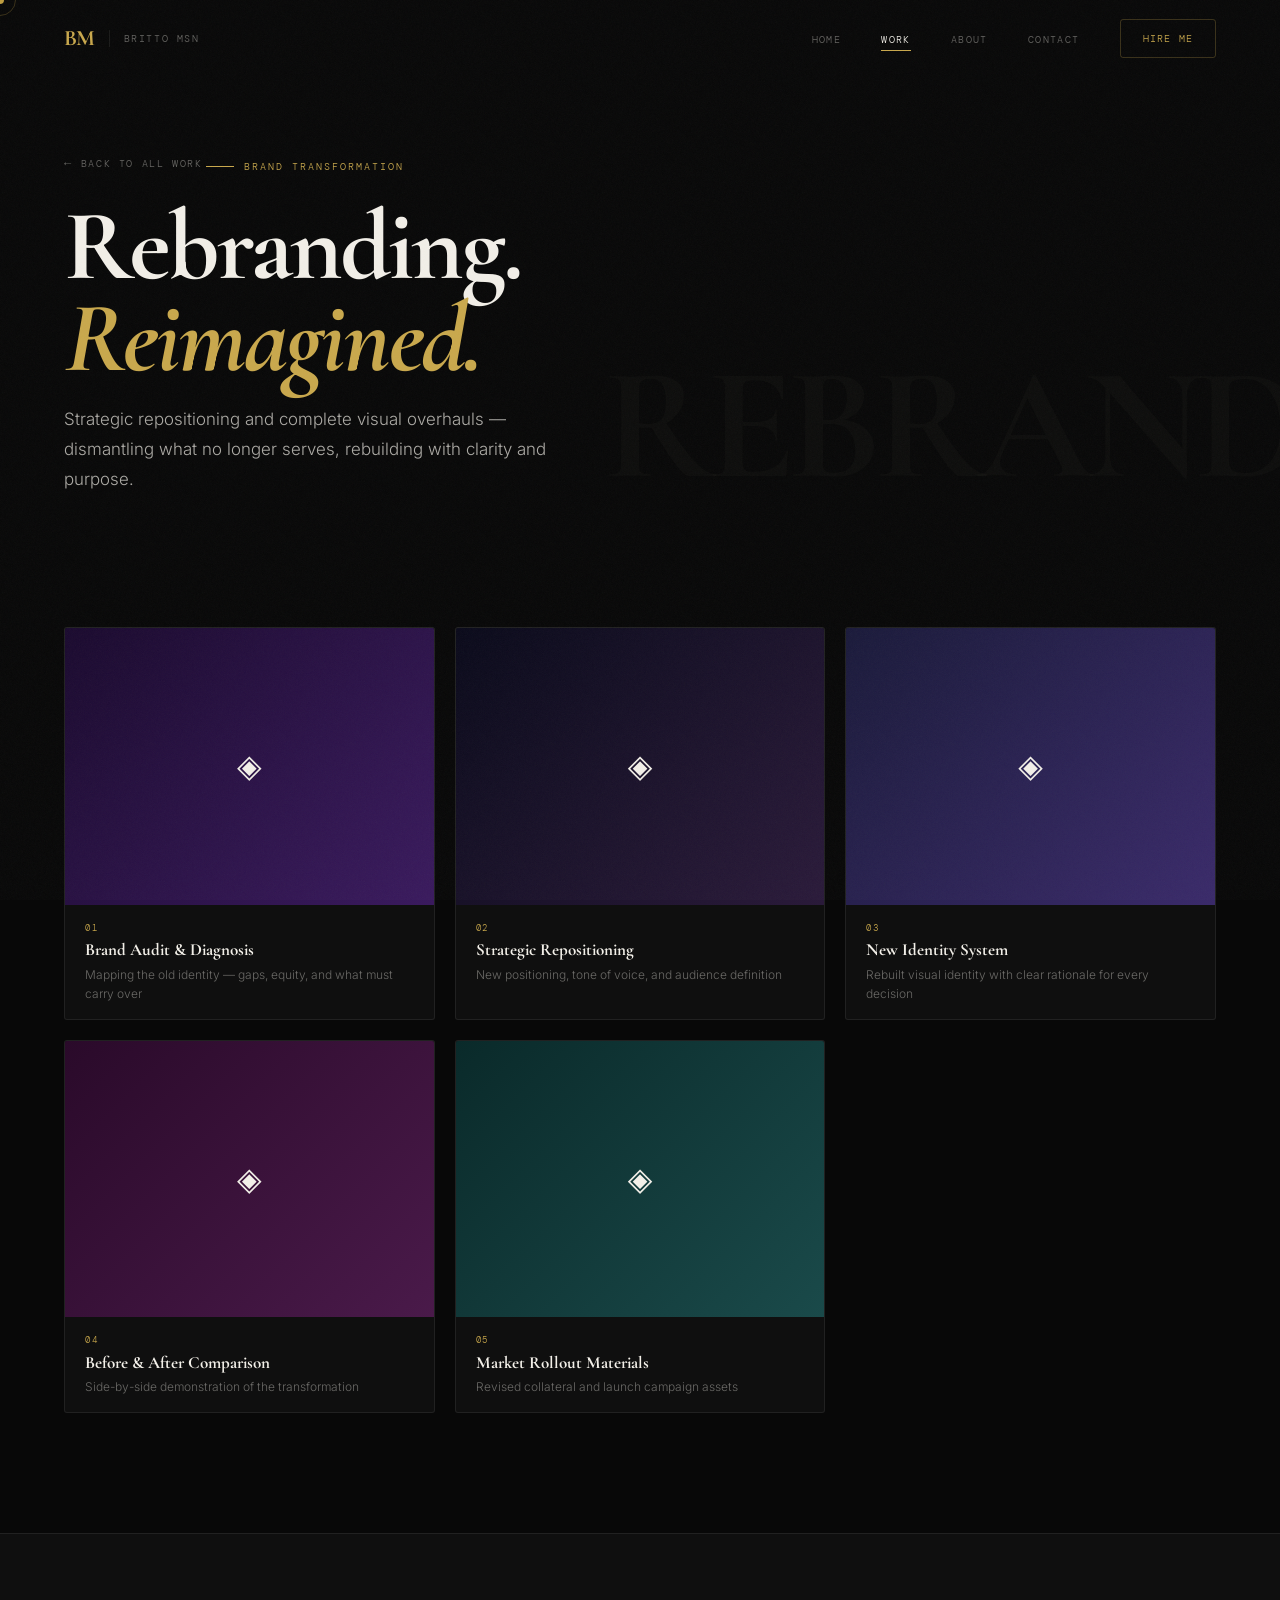
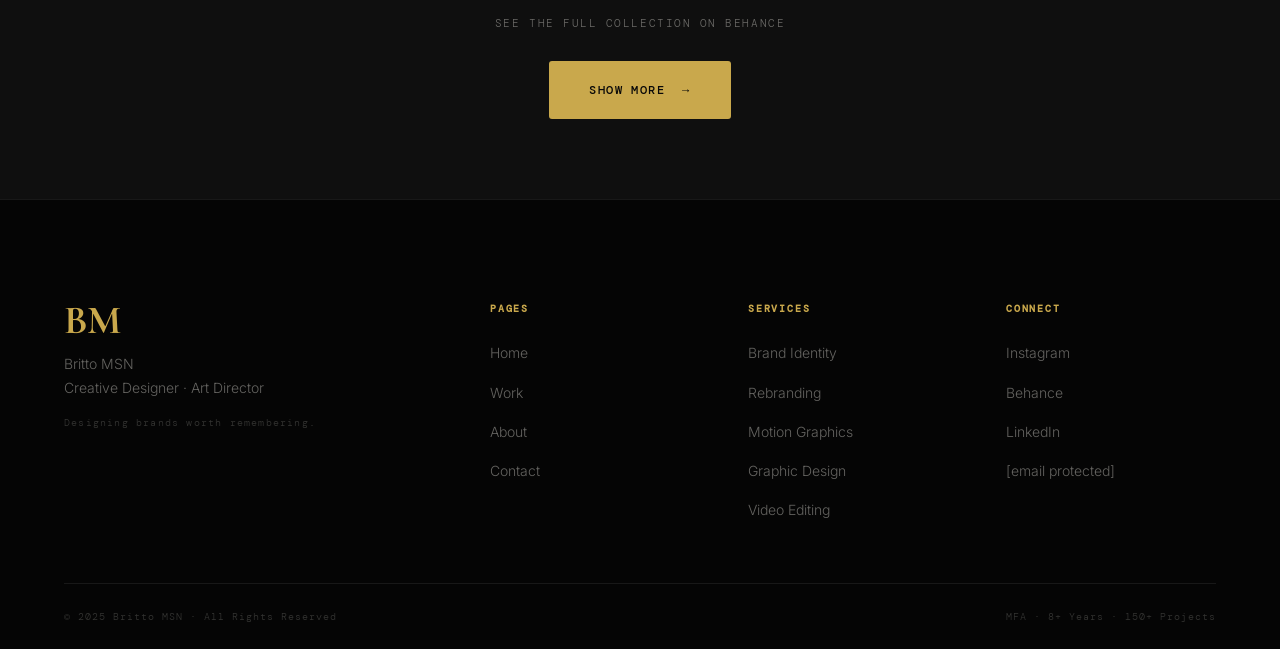
<file: rebranding.html>
<!DOCTYPE html>
<html lang="en">
<head>
<meta charset="UTF-8"/><meta name="viewport" content="width=device-width,initial-scale=1.0"/>
<title>Rebranding — Britto MSN | Creative Designer</title>
<meta name="description" content="Strategic repositioning and complete visual overhauls — dismantling what no longer serves, rebuilding with clarity and purpose."/>
<link rel="preconnect" href="https://fonts.googleapis.com"/><link rel="preconnect" href="https://fonts.gstatic.com" crossorigin/>
<link href="https://fonts.googleapis.com/css2?family=Cormorant+Garamond:ital,wght@0,400;0,600;0,700;1,400;1,600;1,700&family=DM+Mono:wght@300;400;500&family=Inter:wght@300;400;500&display=swap" rel="stylesheet"/>
<style>
:root{--bg:#080808;--bg-2:#0f0f0f;--bg-3:#161616;--bg-4:#1e1e1e;--gold:#C9A84C;--gold-light:#E2C06A;--gold-border:rgba(201,168,76,.25);--white:#F2EFE8;--white-70:rgba(242,239,232,.7);--white-40:rgba(242,239,232,.4);--white-12:rgba(242,239,232,.12);--border:rgba(242,239,232,.08);--serif:'Cormorant Garamond','Playfair Display',Georgia,serif;--mono:'DM Mono','Courier New',monospace;--sans:'Inter',system-ui,sans-serif;--nav-h:76px;--r:3px;--expo:cubic-bezier(.16,1,.3,1)}
*,*::before,*::after{box-sizing:border-box;margin:0;padding:0}html{scroll-behavior:smooth}
body{background:var(--bg);color:var(--white);font-family:var(--sans);font-weight:300;line-height:1.7;overflow-x:hidden}
a{color:inherit;text-decoration:none}ul{list-style:none}button{font-family:inherit}
.grain{position:fixed;inset:0;z-index:9000;pointer-events:none;opacity:.04;background-image:url("data:image/svg+xml,%3Csvg viewBox='0 0 512 512' xmlns='http://www.w3.org/2000/svg'%3E%3Cfilter id='n'%3E%3CfeTurbulence type='fractalNoise' baseFrequency='.85' numOctaves='4' stitchTiles='stitch'/%3E%3C/filter%3E%3Crect width='100%25' height='100%25' filter='url(%23n)'/%3E%3C/svg%3E");background-size:200px 200px}
.cursor{width:8px;height:8px;background:var(--gold);border-radius:50%;position:fixed;top:0;left:0;pointer-events:none;z-index:10000;transform:translate(-50%,-50%);transition:width .2s,height .2s;mix-blend-mode:difference}
.cursor-f{width:32px;height:32px;border:1px solid var(--gold-border);border-radius:50%;position:fixed;top:0;left:0;pointer-events:none;z-index:9999;transform:translate(-50%,-50%);transition:width .3s var(--expo),height .3s var(--expo)}
body.c-hover .cursor{width:18px;height:18px}body.c-hover .cursor-f{width:56px;height:56px;border-color:var(--gold)}
.container{max-width:1320px;margin:0 auto;padding:0 clamp(24px,5vw,64px)}.section{padding:clamp(80px,10vw,140px) 0}
.label{font-family:var(--mono);font-size:10px;letter-spacing:.22em;text-transform:uppercase;color:var(--gold);display:block;margin-bottom:18px}
.btn{display:inline-flex;align-items:center;gap:10px;font-family:var(--mono);font-size:11px;letter-spacing:.12em;text-transform:uppercase;border-radius:var(--r);cursor:none;position:relative;overflow:hidden;transition:all .3s var(--expo)}
.btn::after{content:'';position:absolute;inset:0;background:rgba(255,255,255,.07);transform:translateX(-110%) skewX(-10deg);transition:transform .45s var(--expo)}.btn:hover::after{transform:translateX(110%) skewX(-10deg)}
.btn-primary{background:var(--gold);color:#080808;padding:15px 32px;font-weight:500}.btn-primary:hover{background:var(--gold-light);transform:translateY(-2px);box-shadow:0 10px 40px rgba(201,168,76,.3)}
.btn-nav{border:1px solid var(--gold-border);color:var(--gold);padding:10px 22px;font-size:10px}.btn-nav:hover{background:var(--gold);color:#080808}
.btn-lg{padding:19px 40px;font-size:12px}
/* NAV */
.nav{position:fixed;inset:0 0 auto;height:var(--nav-h);display:flex;align-items:center;justify-content:space-between;padding:0 clamp(24px,5vw,64px);z-index:500;transition:background .4s}
.nav.scrolled{background:rgba(8,8,8,.92);backdrop-filter:blur(20px);border-bottom:1px solid var(--border)}
.nav__logo{display:flex;align-items:center;gap:14px}
.nav__logo-mark{font-family:var(--serif);font-size:22px;font-weight:700;color:var(--gold);letter-spacing:-.03em;line-height:1}
.nav__logo-text{font-family:var(--mono);font-size:10px;letter-spacing:.16em;color:var(--white-40);text-transform:uppercase;padding-left:14px;border-left:1px solid var(--border)}
.nav__links{display:flex;align-items:center;gap:40px}
.nav__link{font-family:var(--mono);font-size:10px;letter-spacing:.14em;text-transform:uppercase;color:var(--white-40);transition:color .2s;position:relative}
.nav__link::after{content:'';position:absolute;bottom:-5px;left:0;right:0;height:1px;background:var(--gold);transform:scaleX(0);transform-origin:left;transition:transform .3s var(--expo)}
.nav__link:hover,.nav__link.active{color:var(--white)}.nav__link:hover::after,.nav__link.active::after{transform:scaleX(1)}
.nav__hamburger{display:none;flex-direction:column;gap:5px;background:none;border:none;cursor:none;padding:6px}
.nav__hamburger span{display:block;width:22px;height:1px;background:var(--white);transition:all .3s}
/* PAGE HERO */
.page-hero{padding:calc(var(--nav-h) + 80px) clamp(24px,5vw,64px) 80px;max-width:1320px;margin:0 auto;position:relative;overflow:hidden}
.page-hero__tag{display:inline-flex;align-items:center;gap:10px;font-family:var(--mono);font-size:10px;letter-spacing:.2em;text-transform:uppercase;color:var(--gold);margin-bottom:24px}
.page-hero__tag::before{content:'';display:block;width:28px;height:1px;background:var(--gold)}
.page-hero__title{font-family:var(--serif);font-size:clamp(56px,9vw,116px);font-weight:700;line-height:.92;letter-spacing:-.03em;color:var(--white);margin-bottom:28px;opacity:0;transform:translateY(28px);animation:fadeUp .9s var(--expo) .15s forwards}
.page-hero__title em{color:var(--gold);font-style:italic}
.page-hero__sub{font-size:clamp(15px,1.5vw,18px);color:var(--white-70);max-width:540px;line-height:1.75;opacity:0;transform:translateY(16px);animation:fadeUp .7s var(--expo) .35s forwards}
.page-hero__wm{position:absolute;right:-20px;bottom:-20px;font-family:var(--serif);font-size:clamp(80px,14vw,180px);font-weight:700;color:rgba(242,239,232,.025);letter-spacing:-.05em;pointer-events:none;white-space:nowrap;user-select:none}
@keyframes fadeUp{to{opacity:1;transform:none}}
/* FILTER */
.filter-wrap{background:var(--bg-2);border-bottom:1px solid var(--border);position:sticky;top:var(--nav-h);z-index:200}
.filter-bar{display:flex;gap:6px;padding:14px 0;overflow-x:auto;scrollbar-width:none}.filter-bar::-webkit-scrollbar{display:none}
.fbtn{font-family:var(--mono);font-size:10px;letter-spacing:.14em;text-transform:uppercase;color:var(--white-40);background:none;border:1px solid var(--border);padding:8px 18px;border-radius:2px;cursor:none;white-space:nowrap;transition:all .2s}
.fbtn:hover{color:var(--white);border-color:var(--white-12)}.fbtn.active{background:var(--gold);color:#080808;border-color:var(--gold)}
/* PORTFOLIO GRID */
.port-section{background:var(--bg);padding:clamp(60px,8vw,100px) 0}
.port-grid{display:grid;grid-template-columns:repeat(2,1fr);gap:20px;margin-top:48px}
.pcard{background:var(--bg-2);border:1px solid var(--border);border-radius:var(--r);overflow:hidden;opacity:0;transform:translateY(28px);transition:transform .45s var(--expo),border-color .3s,opacity .6s var(--expo)}
.pcard.in{opacity:1;transform:none}.pcard:hover{transform:translateY(-6px)!important;border-color:var(--gold-border)}
.pcard--featured{grid-column:span 2}
.pcard--hide{opacity:0!important;pointer-events:none;height:0;overflow:hidden;margin:0;padding:0;border:none}
.pcard__thumb{width:100%;aspect-ratio:16/6;display:flex;align-items:center;justify-content:center;position:relative;overflow:hidden;transition:transform .6s var(--expo)}
.pcard--featured .pcard__thumb{aspect-ratio:21/6}
.pcard:hover .pcard__thumb{transform:scale(1.03)}
.pcard__eye{width:68px;height:68px;border-radius:50%;background:var(--gold);color:#080808;display:flex;align-items:center;justify-content:center;font-size:22px;transition:transform .3s;z-index:2}
.pcard:hover .pcard__eye{transform:scale(1.12)}
.pcard__badge{position:absolute;top:20px;left:20px;font-family:var(--mono);font-size:9px;letter-spacing:.2em;text-transform:uppercase;background:var(--gold);color:#080808;padding:5px 12px;border-radius:2px;z-index:3}
.pcard__corner{position:absolute;bottom:16px;right:16px;font-family:var(--mono);font-size:9px;letter-spacing:.14em;color:rgba(201,168,76,.4);z-index:2}
.pcard__body{padding:28px 32px}
.pcard__meta{display:flex;justify-content:space-between;align-items:center;margin-bottom:10px}
.pcard__cat{font-family:var(--mono);font-size:10px;letter-spacing:.14em;text-transform:uppercase;color:var(--gold)}
.pcard__yr{font-family:var(--mono);font-size:10px;color:var(--white-40)}
.pcard__title{font-family:var(--serif);font-size:clamp(20px,2.2vw,28px);font-weight:700;color:var(--white);margin-bottom:12px;line-height:1.15}
.pcard__desc{font-size:13px;color:var(--white-40);line-height:1.75;margin-bottom:18px}
.pcard__tags{display:flex;flex-wrap:wrap;gap:7px}
.pcard__tags span{font-family:var(--mono);font-size:9px;letter-spacing:.1em;text-transform:uppercase;border:1px solid var(--border);padding:4px 10px;border-radius:2px;color:var(--white-40);transition:border-color .2s,color .2s}
.pcard:hover .pcard__tags span{border-color:var(--gold-border);color:var(--white-70)}
/* CTA BAND */
.cta-band{background:var(--gold);padding:clamp(80px,10vw,130px) 0;position:relative;overflow:hidden;text-align:center}
.cta-band__inner{position:relative;z-index:2}
.cta-band__title{font-family:var(--serif);font-size:clamp(44px,7vw,90px);font-weight:700;line-height:.95;color:#080808;margin-bottom:44px}
.cta-band__title em{font-style:italic;color:rgba(8,8,8,.6)}
.cta-band .btn-primary{background:#080808;color:var(--gold)}.cta-band .btn-primary:hover{background:#111}
.cta-band__note{display:block;margin-top:16px;font-family:var(--mono);font-size:10px;letter-spacing:.12em;color:rgba(8,8,8,.45)}
.cta-band__deco{position:absolute;inset:0;display:flex;align-items:center;justify-content:space-evenly;font-family:var(--serif);font-size:clamp(100px,15vw,200px);font-weight:700;color:rgba(8,8,8,.05);letter-spacing:-.05em;pointer-events:none}
/* FOOTER */
.footer{background:#050505;border-top:1px solid var(--border);padding:clamp(64px,8vw,100px) 0 0}
.footer__grid{display:grid;grid-template-columns:1.8fr 1fr 1fr 1fr;gap:48px;padding-bottom:60px}
.footer__logo{font-family:var(--serif);font-size:40px;font-weight:700;color:var(--gold);letter-spacing:-.03em;line-height:1;margin-bottom:12px}
.footer__brand-sub{font-size:14px;color:var(--white-40);line-height:1.7}
.footer__tagline{font-family:var(--mono);font-size:10px;letter-spacing:.12em;color:rgba(242,239,232,.2);margin-top:14px}
.footer__col h4{font-family:var(--mono);font-size:10px;letter-spacing:.18em;text-transform:uppercase;color:var(--gold);margin-bottom:22px}
.footer__col ul{display:flex;flex-direction:column;gap:12px}
.footer__col a{font-size:14px;color:var(--white-40);transition:color .2s}.footer__col a:hover{color:var(--white)}
.footer__bottom{border-top:1px solid var(--border);padding:24px 0;display:flex;justify-content:space-between;align-items:center;flex-wrap:wrap;gap:12px;font-family:var(--mono);font-size:10px;letter-spacing:.1em;color:rgba(242,239,232,.2)}
@media(max-width:768px){.nav__links{display:none;flex-direction:column;gap:28px;position:fixed;inset:0;background:rgba(5,5,5,.97);backdrop-filter:blur(20px);align-items:center;justify-content:center;z-index:450}.nav__links.open{display:flex}.nav__hamburger{display:flex;z-index:460}.port-grid{grid-template-columns:1fr}.pcard--featured{grid-column:span 1}.pcard--featured .pcard__thumb{aspect-ratio:16/6}.footer__grid{grid-template-columns:1fr 1fr}}
@media(max-width:500px){.footer__grid{grid-template-columns:1fr}.cta-band__deco{display:none}}

/* ── MEDIA GALLERY: image & video support inside existing pcard__thumb ── */
.pcard__thumb img{position:absolute;inset:0;width:100%;height:100%;object-fit:cover;object-position:center;z-index:0;transition:transform .6s cubic-bezier(.16,1,.3,1)}
.pcard:hover .pcard__thumb img{transform:scale(1.06)}
.pcard__thumb{position:relative}
.pcard__thumb .pcard__eye,.pcard__thumb .pcard__badge,.pcard__thumb .pcard__corner{position:relative;z-index:2}
/* overlay so eye/badge stays readable over photo */
.pcard__thumb::after{content:'';position:absolute;inset:0;background:linear-gradient(to top,rgba(8,8,8,.6) 0%,rgba(8,8,8,.1) 60%,transparent 100%);z-index:1;pointer-events:none}
/* video iframe embed */
.pcard__video-wrap{position:relative;width:100%;padding-top:56.25%;overflow:hidden}
.pcard__video-wrap iframe{position:absolute;inset:0;width:100%;height:100%;border:none}
/* 3-col media grid for image/video projects */
.media-section{padding:clamp(60px,8vw,100px) 0;background:var(--bg-2)}
.media-grid{display:grid;grid-template-columns:repeat(3,1fr);gap:20px;margin-top:48px}
.mcard{background:var(--bg-3);border:1px solid var(--border);border-radius:3px;overflow:hidden;transition:transform .35s cubic-bezier(.16,1,.3,1),border-color .25s}
.mcard:hover{transform:translateY(-6px);border-color:rgba(201,168,76,.3)}
.mcard__thumb{width:100%;aspect-ratio:16/9;overflow:hidden;position:relative}
.mcard__thumb img{width:100%;height:100%;object-fit:cover;transition:transform .5s cubic-bezier(.16,1,.3,1)}
.mcard:hover .mcard__thumb img{transform:scale(1.06)}
.mcard__thumb-bg{width:100%;height:100%;display:flex;align-items:center;justify-content:center;font-size:28px}
.mcard__body{padding:20px}
.mcard__cat{font-family:var(--mono);font-size:9px;letter-spacing:.16em;text-transform:uppercase;color:var(--gold);display:block;margin-bottom:6px}
.mcard__title{font-family:'Cormorant Garamond','Playfair Display',Georgia,serif;font-size:18px;font-weight:700;color:var(--white);margin-bottom:8px;line-height:1.2}
.mcard__desc{font-size:13px;color:rgba(242,239,232,.4);line-height:1.65}
.mcard__video-wrap{position:relative;width:100%;padding-top:56.25%}
.mcard__video-wrap iframe{position:absolute;inset:0;width:100%;height:100%;border:none}
@media(max-width:900px){.media-grid{grid-template-columns:repeat(2,1fr)}}
@media(max-width:560px){.media-grid{grid-template-columns:1fr}}

/* ── CATEGORY PAGE ADDITIONS ── */
.cat-hero{padding:calc(var(--nav-h) + 72px) clamp(24px,5vw,64px) 56px;max-width:1320px;margin:0 auto;position:relative;overflow:hidden}
.cat-hero__back{display:inline-flex;align-items:center;gap:8px;font-family:var(--mono);font-size:10px;letter-spacing:.16em;text-transform:uppercase;color:var(--white-40);margin-bottom:28px;transition:color .2s}
.cat-hero__back:hover{color:var(--gold)}.cat-hero__back::before{content:'←';font-size:12px}
.cat-hero__tag{display:inline-flex;align-items:center;gap:10px;font-family:var(--mono);font-size:10px;letter-spacing:.2em;text-transform:uppercase;color:var(--gold);margin-bottom:20px}
.cat-hero__tag::before{content:'';display:block;width:28px;height:1px;background:var(--gold)}
.cat-hero__title{font-family:var(--serif);font-size:clamp(48px,8vw,100px);font-weight:700;line-height:.92;letter-spacing:-.03em;color:var(--white);margin-bottom:20px;opacity:0;transform:translateY(24px);animation:fadeUp .9s var(--expo) .1s forwards}
.cat-hero__title em{color:var(--gold);font-style:italic}
.cat-hero__sub{font-size:clamp(14px,1.4vw,17px);color:var(--white-70);max-width:520px;line-height:1.75;opacity:0;transform:translateY(14px);animation:fadeUp .7s var(--expo) .3s forwards}
.cat-hero__wm{position:absolute;right:-20px;bottom:-10px;font-family:var(--serif);font-size:clamp(70px,13vw,160px);font-weight:700;color:rgba(242,239,232,.025);letter-spacing:-.05em;pointer-events:none;white-space:nowrap;user-select:none}
@keyframes fadeUp{to{opacity:1;transform:none}}

/* ── GALLERY GRID ── */
.gallery-section{background:var(--bg);padding:clamp(48px,6vw,80px) 0 clamp(80px,10vw,120px)}
.gallery-grid{display:grid;grid-template-columns:repeat(3,1fr);gap:20px;margin-top:0}
.gcard{background:var(--bg-2);border:1px solid var(--border);border-radius:var(--r);overflow:hidden;opacity:0;transform:translateY(24px);transition:opacity .6s var(--expo),transform .5s var(--expo),border-color .25s}
.gcard.in{opacity:1;transform:none}
.gcard:hover{transform:translateY(-5px)!important;border-color:var(--gold-border)}
/* Image cards */
.gcard__img{width:100%;aspect-ratio:4/3;overflow:hidden;position:relative}
.gcard__img img{width:100%;height:100%;object-fit:cover;object-position:center;display:block;transition:transform .5s var(--expo)}
.gcard:hover .gcard__img img{transform:scale(1.07)}
.gcard__img-ph{width:100%;height:100%;display:flex;align-items:center;justify-content:center;font-size:32px;background:var(--bg-3)}
/* Hover overlay */
.gcard__img::after{content:'';position:absolute;inset:0;background:linear-gradient(to top,rgba(8,8,8,.55) 0%,transparent 60%);opacity:0;transition:opacity .35s;pointer-events:none}
.gcard:hover .gcard__img::after{opacity:1}
/* Video cards — horizontal 16:9 */
.gcard__vid{width:100%;aspect-ratio:16/9;overflow:hidden;position:relative;background:#000}
.gcard__vid video,.gcard__vid iframe{position:absolute;inset:0;width:100%;height:100%;border:none;object-fit:cover}
/* Video cards — vertical 9:16 */
.gcard__vid--vert{aspect-ratio:9/16}
.gcard__vid--vert video{object-fit:cover}
/* Motion video (iframe) */
.gcard__motion{width:100%;aspect-ratio:16/9;position:relative;background:#000}
.gcard__motion iframe{position:absolute;inset:0;width:100%;height:100%;border:none}
/* Caption */
.gcard__body{padding:16px 20px}
.gcard__num{font-family:var(--mono);font-size:9px;letter-spacing:.18em;color:var(--gold);display:block;margin-bottom:4px}
.gcard__title{font-family:var(--serif);font-size:17px;font-weight:700;color:var(--white);line-height:1.2;margin-bottom:4px}
.gcard__desc{font-size:12px;color:var(--white-40);line-height:1.6}

/* ── SHOW MORE BAND ── */
.show-more-band{background:var(--bg-2);border-top:1px solid var(--border);padding:clamp(56px,7vw,80px) 0;text-align:center}
.show-more-band p{font-family:var(--mono);font-size:11px;letter-spacing:.14em;text-transform:uppercase;color:var(--white-40);margin-bottom:28px}

/* ── RESPONSIVE ── */
@media(max-width:900px){.gallery-grid{grid-template-columns:repeat(2,1fr)}}
@media(max-width:560px){.gallery-grid{grid-template-columns:1fr}}
@media(max-width:768px){
  .nav__links{display:none;flex-direction:column;gap:28px;position:fixed;inset:0;background:rgba(5,5,5,.97);backdrop-filter:blur(20px);align-items:center;justify-content:center;z-index:450}
  .nav__links.open{display:flex}.nav__hamburger{display:flex;z-index:460}
  .footer__grid{grid-template-columns:1fr 1fr}
}
@media(max-width:500px){.footer__grid{grid-template-columns:1fr}.gcard__vid--vert{aspect-ratio:9/16}}

</style>
</head>
<body>
<div class="grain"></div>
<div class="cursor" id="cur"></div>
<div class="cursor-f" id="curf"></div>

<nav class="nav" id="nav">
  <a href="index.html" class="nav__logo">
    <span class="nav__logo-mark">BM</span>
    <span class="nav__logo-text">Britto MSN</span>
  </a>
  <button class="nav__hamburger" id="ham" aria-label="Menu"><span></span><span></span></button>
  <ul class="nav__links" id="nl">
    <li><a href="index.html"   class="nav__link">Home</a></li>
    <li><a href="work.html"    class="nav__link active">Work</a></li>
    <li><a href="about.html"   class="nav__link">About</a></li>
    <li><a href="contact.html" class="nav__link">Contact</a></li>
    <li><a href="contact.html" class="btn btn-nav">Hire Me</a></li>
  </ul>
</nav>

<div class="cat-hero">
  <a href="work.html" class="cat-hero__back">Back to All Work</a>
  <p class="cat-hero__tag">Brand Transformation</p>
  <h1 class="cat-hero__title">Rebranding.<br><em>Reimagined.</em></h1>
  <p class="cat-hero__sub">Strategic repositioning and complete visual overhauls — dismantling what no longer serves, rebuilding with clarity and purpose.</p>
  <div class="cat-hero__wm" aria-hidden="true">REBRAND</div>
</div>

<section class="gallery-section">
  <div class="container">
    <div class="gallery-grid">
      <div class="gcard">
        <div class="gcard__img">
          <!-- Replace with: <img src="images/rebrand-1.jpg" alt="Brand Audit & Diagnosis"/> -->
          <div class="gcard__img-ph" style="background:linear-gradient(135deg,#1a0a2e,#3a1a5e)">◈</div>
        </div>
        <div class="gcard__body">
          <span class="gcard__num">01</span>
          <h3 class="gcard__title">Brand Audit & Diagnosis</h3>
          <p class="gcard__desc">Mapping the old identity — gaps, equity, and what must carry over</p>
        </div>
      </div>
      <div class="gcard">
        <div class="gcard__img">
          <!-- Replace with: <img src="images/rebrand-2.jpg" alt="Strategic Repositioning"/> -->
          <div class="gcard__img-ph" style="background:linear-gradient(135deg,#0a0a1a,#2a1a3a)">◈</div>
        </div>
        <div class="gcard__body">
          <span class="gcard__num">02</span>
          <h3 class="gcard__title">Strategic Repositioning</h3>
          <p class="gcard__desc">New positioning, tone of voice, and audience definition</p>
        </div>
      </div>
      <div class="gcard">
        <div class="gcard__img">
          <!-- Replace with: <img src="images/rebrand-3.jpg" alt="New Identity System"/> -->
          <div class="gcard__img-ph" style="background:linear-gradient(135deg,#1a1a3a,#3a2a6a)">◈</div>
        </div>
        <div class="gcard__body">
          <span class="gcard__num">03</span>
          <h3 class="gcard__title">New Identity System</h3>
          <p class="gcard__desc">Rebuilt visual identity with clear rationale for every decision</p>
        </div>
      </div>
      <div class="gcard">
        <div class="gcard__img">
          <!-- Replace with: <img src="images/rebrand-4.jpg" alt="Before & After Comparison"/> -->
          <div class="gcard__img-ph" style="background:linear-gradient(135deg,#2a0a2a,#4a1a4a)">◈</div>
        </div>
        <div class="gcard__body">
          <span class="gcard__num">04</span>
          <h3 class="gcard__title">Before & After Comparison</h3>
          <p class="gcard__desc">Side-by-side demonstration of the transformation</p>
        </div>
      </div>
      <div class="gcard">
        <div class="gcard__img">
          <!-- Replace with: <img src="images/rebrand-5.jpg" alt="Market Rollout Materials"/> -->
          <div class="gcard__img-ph" style="background:linear-gradient(135deg,#0a2a2a,#1a4a4a)">◈</div>
        </div>
        <div class="gcard__body">
          <span class="gcard__num">05</span>
          <h3 class="gcard__title">Market Rollout Materials</h3>
          <p class="gcard__desc">Revised collateral and launch campaign assets</p>
        </div>
      </div>
    </div>
  </div>
</section>

<section class="show-more-band">
  <div class="container">
    <p>See the full collection on Behance</p>
    <a href="https://www.behance.net/brittomsn" target="_blank" rel="noopener" class="btn btn-primary btn-lg">
      Show More &nbsp;→
    </a>
  </div>
</section>

<footer class="footer">
  <div class="container">
    <div class="footer__grid">
      <div>
        <div class="footer__logo">BM</div>
        <p class="footer__brand-sub">Britto MSN<br>Creative Designer · Art Director</p>
        <p class="footer__tagline">Designing brands worth remembering.</p>
      </div>
      <div class="footer__col"><h4>Pages</h4><ul><li><a href="index.html">Home</a></li><li><a href="work.html">Work</a></li><li><a href="about.html">About</a></li><li><a href="contact.html">Contact</a></li></ul></div>
      <div class="footer__col"><h4>Services</h4><ul><li><a href="work.html">Brand Identity</a></li><li><a href="work.html">Rebranding</a></li><li><a href="work.html">Motion Graphics</a></li><li><a href="work.html">Graphic Design</a></li><li><a href="work.html">Video Editing</a></li></ul></div>
      <div class="footer__col"><h4>Connect</h4><ul><li><a href="#" target="_blank">Instagram</a></li><li><a href="#" target="_blank">Behance</a></li><li><a href="#" target="_blank">LinkedIn</a></li><li><a href="/cdn-cgi/l/email-protection#a4ccc1c8c8cbe4c6d6cdd0d0cbc9d7ca8ac7cbc9"><span class="__cf_email__" data-cfemail="87efe2ebebe8c7e5f5eef3f3e8eaf4e9a9e4e8ea">[email&#160;protected]</span></a></li></ul></div>
    </div>
    <div class="footer__bottom"><span>© 2025 Britto MSN · All Rights Reserved</span><span>MFA · 8+ Years · 150+ Projects</span></div>
  </div>
</footer>

<script>
(function(){
  const cur=document.getElementById('cur'),curf=document.getElementById('curf');
  if(cur&&curf){document.body.style.cursor="none";let mx=0,my=0,fx=0,fy=0;document.addEventListener('mousemove',e=>{mx=e.clientX;my=e.clientY;cur.style.cssText=`left:${mx}px;top:${my}px`});(function loop(){fx+=(mx-fx)*.1;fy+=(my-fy)*.1;curf.style.cssText=`left:${fx}px;top:${fy}px`;requestAnimationFrame(loop)})();document.querySelectorAll('a,button,.gcard').forEach(el=>{el.addEventListener('mouseenter',()=>document.body.classList.add('c-hover'));el.addEventListener('mouseleave',()=>document.body.classList.remove('c-hover'));});}
  const nav=document.getElementById('nav');if(nav)window.addEventListener('scroll',()=>nav.classList.toggle('scrolled',scrollY>30),{passive:true});
  const ham=document.getElementById('ham'),nl=document.getElementById('nl');
  if(ham&&nl){ham.addEventListener('click',()=>{const o=nl.classList.toggle('open');const b=ham.querySelectorAll('span');b[0].style.transform=o?'rotate(45deg) translate(4px,4px)':'';b[1].style.transform=o?'rotate(-45deg) translate(4px,-4px)':'';});nl.querySelectorAll('a').forEach(a=>a.addEventListener('click',()=>{nl.classList.remove('open');ham.querySelectorAll('span').forEach(s=>s.style.transform='');}));}
  // Reveal cards
  const io=new IntersectionObserver(entries=>{entries.forEach(e=>{if(!e.isIntersecting)return;const el=e.target,d=+(el.dataset.delay||0);setTimeout(()=>el.classList.add('in'),d);io.unobserve(el);});},{threshold:0,rootMargin:'0px'});
  document.querySelectorAll('.gcard').forEach((el,i)=>{el.dataset.delay=i*70;io.observe(el);});
  setTimeout(()=>document.querySelectorAll('.gcard:not(.in)').forEach(el=>el.classList.add('in')),600);
})();
</script>
</body>
</html>
</file>
